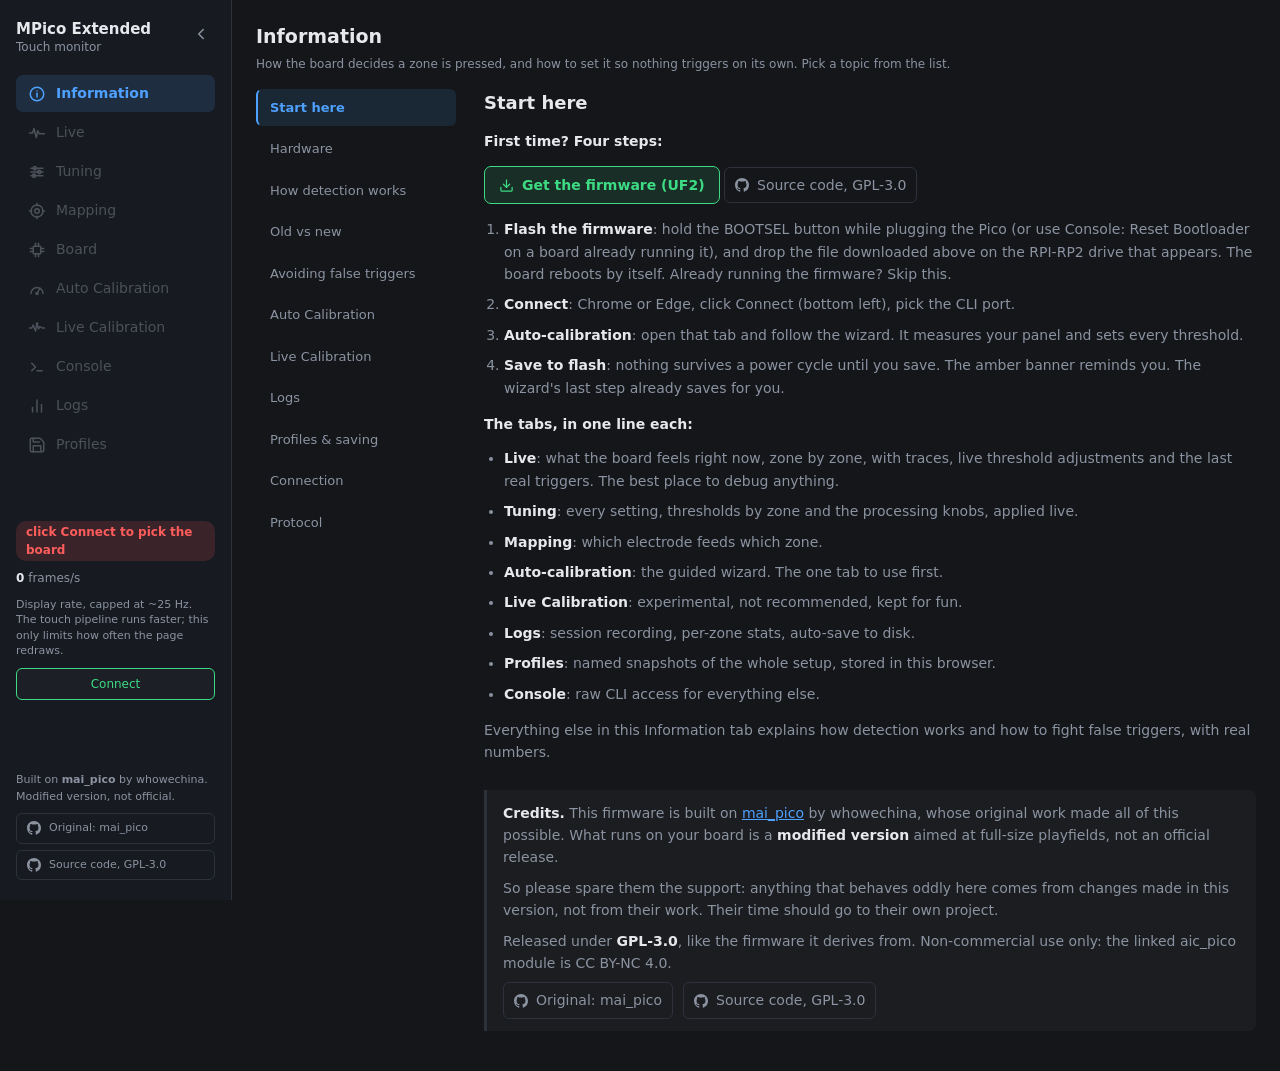
<file: monitor/index.html>
<!DOCTYPE html>
<html lang="en">
<head>
<meta charset="utf-8">
<meta name="viewport" content="width=device-width, initial-scale=1">
<!-- Reachable by anyone with the link, but kept out of search results: this is
     a tool for people who came here on purpose, not a page to be found. -->
<meta name="robots" content="noindex, nofollow">
<title>MPico Extended Monitor</title>
<!-- Inline icon, so a file:// page does not log an "unsafe attempt to load
     URL" for a missing /favicon.ico. -->
<link rel="icon" href="data:,">
<link rel="stylesheet" href="assets/css/base.css">
<link rel="stylesheet" href="assets/css/mpico.css">
</head>
<body>

<!-- GitHub mark, defined once and referenced by every repository button. -->
<svg class="svg-sprite" aria-hidden="true">
  <symbol id="gh-mark" viewBox="0 0 16 16"><path d="M8 0C3.58 0 0 3.58 0 8c0 3.54 2.29 6.53 5.47 7.59.4.07.55-.17.55-.38 0-.19-.01-.82-.01-1.49-2.01.37-2.53-.49-2.69-.94-.09-.23-.48-.94-.82-1.13-.28-.15-.68-.52-.01-.53.63-.01 1.08.58 1.23.82.72 1.21 1.87.87 2.33.66.07-.52.28-.87.51-1.07-1.78-.2-3.64-.89-3.64-3.95 0-.87.31-1.59.82-2.15-.08-.2-.36-1.02.08-2.12 0 0 .67-.21 2.2.82.64-.18 1.32-.27 2-.27s1.36.09 2 .27c1.53-1.04 2.2-.82 2.2-.82.44 1.1.16 1.92.08 2.12.51.56.82 1.27.82 2.15 0 3.07-1.87 3.75-3.65 3.95.29.25.54.73.54 1.48 0 1.07-.01 1.93-.01 2.2 0 .21.15.46.55.38A8.01 8.01 0 0 0 16 8c0-4.42-3.58-8-8-8Z"></path></symbol>
</svg>

<nav class="sidebar">
  <div class="sidebar-top">
    <div class="brand">MPico Extended<span>Touch monitor</span></div>
    <button type="button" id="sidebar-toggle" class="sidebar-toggle"
            aria-label="Collapse sidebar" title="Collapse sidebar" aria-expanded="false">
      <svg class="sidebar-toggle-ico" viewBox="0 0 24 24" fill="none" stroke="currentColor"
           stroke-width="2" stroke-linecap="round" stroke-linejoin="round" aria-hidden="true">
        <polyline points="15 6 9 12 15 18"></polyline>
      </svg>
      <!-- Below the stacking breakpoint the same button is a plain burger, then
           a close cross while the drawer is open: a chevron reads as "collapse",
           not as "menu". -->
      <svg class="sidebar-burger-ico" viewBox="0 0 24 24" fill="none" stroke="currentColor"
           stroke-width="2" stroke-linecap="round" aria-hidden="true">
        <line x1="4" y1="7" x2="20" y2="7"></line>
        <line x1="4" y1="12" x2="20" y2="12"></line>
        <line x1="4" y1="17" x2="20" y2="17"></line>
      </svg>
      <svg class="sidebar-close-ico" viewBox="0 0 24 24" fill="none" stroke="currentColor"
           stroke-width="2" stroke-linecap="round" aria-hidden="true">
        <line x1="6" y1="6" x2="18" y2="18"></line>
        <line x1="18" y1="6" x2="6" y2="18"></line>
      </svg>
    </button>
  </div>

  <ul class="nav">
    <li><button type="button" data-section="info" class="active" title="Information">
      <svg class="nav-ico" viewBox="0 0 24 24" fill="none" stroke="currentColor" stroke-width="2" stroke-linecap="round" stroke-linejoin="round" aria-hidden="true"><circle cx="12" cy="12" r="9"></circle><line x1="12" y1="11" x2="12" y2="16"></line><line x1="12" y1="8" x2="12" y2="8"></line></svg>
      <span>Information</span></button></li>
    <li><button type="button" data-section="live" title="Live">
      <svg class="nav-ico" viewBox="0 0 24 24" fill="none" stroke="currentColor" stroke-width="2" stroke-linecap="round" stroke-linejoin="round" aria-hidden="true"><polyline points="2 12 6 12 8 6 11 18 13 9 15 13 22 13"></polyline></svg>
      <span>Live</span></button></li>
    <li><button type="button" data-section="tuning" title="Tuning">
      <svg class="nav-ico" viewBox="0 0 24 24" fill="none" stroke="currentColor" stroke-width="2" stroke-linecap="round" stroke-linejoin="round" aria-hidden="true"><line x1="4" y1="7" x2="20" y2="7"></line><circle cx="9" cy="7" r="2.2"></circle><line x1="4" y1="12" x2="20" y2="12"></line><circle cx="15" cy="12" r="2.2"></circle><line x1="4" y1="17" x2="20" y2="17"></line><circle cx="8" cy="17" r="2.2"></circle></svg>
      <span>Tuning</span></button></li>
    <li><button type="button" data-section="mapping" title="Mapping">
      <svg class="nav-ico" viewBox="0 0 24 24" fill="none" stroke="currentColor" stroke-width="2" stroke-linecap="round" stroke-linejoin="round" aria-hidden="true"><circle cx="12" cy="12" r="8"></circle><circle cx="12" cy="12" r="3"></circle><line x1="12" y1="2" x2="12" y2="5"></line><line x1="12" y1="19" x2="12" y2="22"></line><line x1="2" y1="12" x2="5" y2="12"></line><line x1="19" y1="12" x2="22" y2="12"></line></svg>
      <span>Mapping</span></button></li>
    <li><button type="button" data-section="board" title="Board">
      <svg class="nav-ico" viewBox="0 0 24 24" fill="none" stroke="currentColor" stroke-width="2" stroke-linecap="round" stroke-linejoin="round" aria-hidden="true"><rect x="7" y="7" width="10" height="10" rx="1"></rect><line x1="10" y1="3" x2="10" y2="7"></line><line x1="14" y1="3" x2="14" y2="7"></line><line x1="10" y1="17" x2="10" y2="21"></line><line x1="14" y1="17" x2="14" y2="21"></line><line x1="3" y1="10" x2="7" y2="10"></line><line x1="3" y1="14" x2="7" y2="14"></line><line x1="17" y1="10" x2="21" y2="10"></line><line x1="17" y1="14" x2="21" y2="14"></line></svg>
      <span>Board</span></button></li>
    <li><button type="button" data-section="calibration" title="Auto Calibration">
      <svg class="nav-ico" viewBox="0 0 24 24" fill="none" stroke="currentColor" stroke-width="2" stroke-linecap="round" stroke-linejoin="round" aria-hidden="true"><path d="M4 18a8 8 0 0 1 16 0"></path><line x1="12" y1="18" x2="16" y2="11"></line><circle cx="12" cy="18" r="1.4"></circle></svg>
      <span>Auto Calibration</span></button></li>
    <li><button type="button" data-section="livecal" title="Live Calibration">
      <svg class="nav-ico" viewBox="0 0 24 24" fill="none" stroke="currentColor" stroke-width="2" stroke-linecap="round" stroke-linejoin="round" aria-hidden="true"><polyline points="2 12 5 12 7 8 10 16 12 6 14 13 16 10 19 12 22 12"></polyline><circle cx="12" cy="6" r="1.6" fill="currentColor" stroke="none"></circle></svg>
      <span>Live Calibration</span></button></li>
    <li><button type="button" data-section="console" title="Console">
      <svg class="nav-ico" viewBox="0 0 24 24" fill="none" stroke="currentColor" stroke-width="2" stroke-linecap="round" stroke-linejoin="round" aria-hidden="true"><polyline points="5 7 10 12 5 17"></polyline><line x1="12" y1="17" x2="19" y2="17"></line></svg>
      <span>Console</span></button></li>
    <li><button type="button" data-section="logs" title="Logs">
      <svg class="nav-ico" viewBox="0 0 24 24" fill="none" stroke="currentColor" stroke-width="2" stroke-linecap="round" stroke-linejoin="round" aria-hidden="true"><line x1="6" y1="20" x2="6" y2="14"></line><line x1="12" y1="20" x2="12" y2="4"></line><line x1="18" y1="20" x2="18" y2="10"></line></svg>
      <span>Logs</span></button></li>
    <li><button type="button" data-section="profiles" title="Profiles">
      <svg class="nav-ico" viewBox="0 0 24 24" fill="none" stroke="currentColor" stroke-width="2" stroke-linecap="round" stroke-linejoin="round" aria-hidden="true"><path d="M19 21H5a2 2 0 0 1-2-2V5a2 2 0 0 1 2-2h11l5 5v11a2 2 0 0 1-2 2z"></path><polyline points="17 21 17 13 7 13 7 21"></polyline><polyline points="7 3 7 8 15 8"></polyline></svg>
      <span>Profiles</span></button></li>
  </ul>

  <button type="button" id="sidebar-save" class="sidebar-save" data-cmd="save" hidden>
    <span class="save-dot"></span><span class="save-text">Unsaved - Save to flash</span>
  </button>

  <div class="sidebar-status">
    <span id="link" class="badge badge-off">disconnected</span>
    <div class="stat"><b id="rate">0</b> frames/s</div>
    <p class="sidebar-note">Display rate, capped at ~25 Hz. The touch pipeline
      runs faster; this only limits how often the page redraws.</p>
    <button type="button" id="connect" class="primary wide" hidden>Connect</button>
    <button type="button" id="disconnect" class="wide" hidden>Disconnect</button>
  </div>

  <div class="sidebar-credit">
    <p>Built on <strong>mai_pico</strong> by whowechina. Modified version, not
      official.</p>
    <a class="gh-btn" href="https://github.com/whowechina/mai_pico"
       target="_blank" rel="noopener" title="The original project this is built on">
      <svg class="gh-ico"><use href="#gh-mark"></use></svg>
      Original: mai_pico</a>
    <a class="gh-btn" href="https://github.com/ouarss/mpico_extended"
       target="_blank" rel="noopener" title="Source code of this version">
      <svg class="gh-ico"><use href="#gh-mark"></use></svg>
      Source code, GPL-3.0</a>
  </div>
</nav>

<div class="content">

  <!-- Appears only while something is unsaved: a button always present stops
       being noticed. -->
  <div id="save-banner" class="save-banner" hidden>
    <span id="save-message">Unsaved changes - lost when the board is unplugged.</span>
    <div class="actions">
      <button type="button" data-cmd="save" class="primary">Save to flash</button>
    </div>
  </div>

  <!-- Single stand-in shown for every board-driven tab while the board is not
       connected. Information stays reachable; the other tabs show this until a
       configuration is received. -->
  <div id="connect-gate" class="connect-gate" hidden>
    <div class="panel">
      <h2>Board not connected</h2>
      <p>Connect the board to use this tab.</p>
      <button type="button" class="connect-inline primary">Connect</button>
    </div>
  </div>

  <!-- ==================== INFORMATION ==================== -->
  <section class="section active" data-section="info">
    <header class="section-head">
      <h1>Information</h1>
      <p class="hint">How the board decides a zone is pressed, and how to set it
        so nothing triggers on its own. Pick a topic from the list.</p>
    </header>

    <div class="info-layout">
      <!-- The topic list is a column on wide screens; on a phone the same list
           would be a wall of buttons above every article, so it collapses into
           one dropdown showing the topic being read. -->
      <div class="info-nav-wrap">
        <button type="button" id="info-nav-toggle" class="info-nav-toggle"
                aria-expanded="false" aria-controls="info-nav">
          <span class="info-nav-label">Topic</span>
          <span id="info-nav-current" class="info-nav-current">Start here</span>
          <svg class="info-nav-chevron" viewBox="0 0 24 24" fill="none" stroke="currentColor"
               stroke-width="2" stroke-linecap="round" stroke-linejoin="round" aria-hidden="true">
            <polyline points="6 9 12 15 18 9"></polyline>
          </svg>
        </button>
        <nav class="info-nav" id="info-nav">
          <button type="button" data-topic="start" class="active">Start here</button>
          <button type="button" data-topic="hardware">Hardware</button>
          <button type="button" data-topic="detection">How detection works</button>
          <button type="button" data-topic="compare">Old vs new</button>
          <button type="button" data-topic="guide">Avoiding false triggers</button>
          <button type="button" data-topic="autocal">Auto Calibration</button>
          <button type="button" data-topic="livecal">Live Calibration</button>
          <button type="button" data-topic="logs">Logs</button>
          <button type="button" data-topic="profiles">Profiles &amp; saving</button>
          <button type="button" data-topic="connection">Connection</button>
          <button type="button" data-topic="protocol">Protocol</button>
        </nav>
      </div>

      <div class="info-content">
        <article data-topic="start" class="active">
          <h2>Start here</h2>
          <p><strong>First time? Four steps:</strong></p>
          <p>
            <a class="dl-btn" href="https://github.com/ouarss/mpico_extended/releases"
              target="_blank" rel="noopener">
              <svg viewBox="0 0 24 24" fill="none" stroke="currentColor" stroke-width="2" stroke-linecap="round" stroke-linejoin="round" aria-hidden="true"><path d="M21 15v4a2 2 0 0 1-2 2H5a2 2 0 0 1-2-2v-4"></path><polyline points="7 10 12 15 17 10"></polyline><line x1="12" y1="15" x2="12" y2="3"></line></svg>
              Get the firmware (UF2)</a>
            <a class="gh-btn" href="https://github.com/ouarss/mpico_extended"
              target="_blank" rel="noopener" title="Source code of this version">
              <svg class="gh-ico"><use href="#gh-mark"></use></svg>
              Source code, GPL-3.0</a>
          </p>
          <ol class="info-steps">
            <li><strong>Flash the firmware</strong>: hold the BOOTSEL button
              while plugging the Pico (or use Console: Reset Bootloader on a
              board already running it), and drop the file downloaded above on
              the RPI-RP2 drive that appears. The board reboots by itself.
              Already running the firmware? Skip this.</li>
            <li><strong>Connect</strong>: Chrome or Edge, click Connect (bottom
              left), pick the CLI port.</li>
            <li><strong>Auto-calibration</strong>: open that tab and follow the
              wizard. It measures your panel and sets every threshold.</li>
            <li><strong>Save to flash</strong>: nothing survives a power cycle
              until you save. The amber banner reminds you. The wizard's last
              step already saves for you.</li>
          </ol>
          <p><strong>The tabs, in one line each:</strong></p>
          <ul class="info-steps">
            <li><strong>Live</strong>: what the board feels right now, zone by
              zone, with traces, live threshold adjustments and the last real
              triggers. The best place to debug anything.</li>
            <li><strong>Tuning</strong>: every setting, thresholds by zone and
              the processing knobs, applied live.</li>
            <li><strong>Mapping</strong>: which electrode feeds which zone.</li>
            <li><strong>Auto-calibration</strong>: the guided wizard. The one
              tab to use first.</li>
            <li><strong>Live Calibration</strong>: experimental, not
              recommended, kept for fun.</li>
            <li><strong>Logs</strong>: session recording, per-zone stats,
              auto-save to disk.</li>
            <li><strong>Profiles</strong>: named snapshots of the whole setup,
              stored in this browser.</li>
            <li><strong>Console</strong>: raw CLI access for everything else.</li>
          </ul>
          <p>Everything else in this Information tab explains how detection
            works and how to fight false triggers, with real numbers.</p>

          <div class="info-credit">
            <p><strong>Credits.</strong> This firmware is built on
              <a href="https://github.com/whowechina/mai_pico" target="_blank"
                rel="noopener">mai_pico</a> by whowechina, whose original work
              made all of this possible. What runs on your board is a
              <strong>modified version</strong> aimed at full-size playfields,
              not an official release.</p>
            <p>So please spare them the support: anything that behaves oddly
              here comes from changes made in this version, not from their work.
              Their time should go to their own project.</p>
            <p>Released under <strong>GPL-3.0</strong>, like the firmware it
              derives from. Non-commercial use only: the linked aic_pico module
              is CC BY-NC 4.0.</p>
            <p class="gh-btn-row">
              <a class="gh-btn" href="https://github.com/whowechina/mai_pico"
                target="_blank" rel="noopener" title="The original project this is built on">
                <svg class="gh-ico"><use href="#gh-mark"></use></svg>
                Original: mai_pico</a>
              <a class="gh-btn" href="https://github.com/ouarss/mpico_extended"
                target="_blank" rel="noopener" title="Source code of this version">
                <svg class="gh-ico"><use href="#gh-mark"></use></svg>
                Source code, GPL-3.0</a>
            </p>
          </div>
        </article>

        <article data-topic="hardware">
          <h2>Hardware</h2>
          <p>Touch sensing is done by three <strong>MPR121</strong> capacitive
            controllers on the I2C bus, at addresses <code>0x5A</code>,
            <code>0x5B</code> and <code>0x5C</code>. Each carries twelve
            electrodes, so there are <strong>36 electrodes</strong> in total.</p>
          <p>The playfield has <strong>34 zones</strong> (A1&ndash;A8,
            B1&ndash;B8, C1&ndash;C2, D1&ndash;D8, E1&ndash;E8). Each zone is fed
            by one electrode; the electrode&rarr;zone assignment is the mapping
            (two electrodes are left unconnected, marked <code>XX</code>).</p>
          <table class="info-table">
            <thead><tr><th>Sensor</th><th>I2C address</th><th>Electrodes</th></tr></thead>
            <tbody>
              <tr><td>0</td><td><code>0x5A</code></td><td>0&ndash;11</td></tr>
              <tr><td>1</td><td><code>0x5B</code></td><td>12&ndash;23</td></tr>
              <tr><td>2</td><td><code>0x5C</code></td><td>24&ndash;35</td></tr>
            </tbody>
          </table>
          <p>Electrode <em>e</em> lives on sensor <code>floor(e/12)</code>,
            channel <code>e mod 12</code>.</p>
        </article>

        <article data-topic="detection">
          <h2>How detection works</h2>
          <p><strong>In one line:</strong> the sensor outputs a big raw number
            all the time; a finger makes that number <em>drop</em>; the firmware
            turns the drop into a <em>delta</em> that is 0 at rest and rises
            with the touch.</p>
          <p>Step by step: each electrode constantly reports a raw reading
            (<strong>filtered</strong>), around 900 when nothing touches it
            - not 0. The firmware memorises that resting value: the
            <strong>baseline</strong>.</p>
          <p>A finger near the pad steals a bit of
            charge, so the raw reading <em>drops below the baseline</em>
            (say 900 &rarr; 815).</p>
          <p>The delta is simply &laquo; how far below
            rest am I right now &raquo;:</p>
          <pre class="info-diagram">                    at rest      finger on the pad
filtered (raw)         900    ->     815     the reading DROPS
baseline (memorised)   900           900     the reference stays put
delta = 900 - 815        0            85     0 at rest, RISES when touched</pre>
          <p>So the reference is the <strong>baseline</strong>, and the delta
            never goes negative: at rest it sits at 0 (tiny noise aside), and a
            touch only makes it climb. If the raw reading ever drifts
            <em>above</em> the baseline, the delta is clamped to 0.</p>
          <p>The decision
            is then a plain comparison on that delta:</p>
          <pre class="info-diagram">delta
   85            .------.
                 |      |
   40 --------- ON ------------- threshold ON: zone fires at 40
   30 ----------|------ OFF ---- threshold OFF: 40 x (1 - 25% hyst) = 30
    0 __________'        '______
        rest     press    release</pre>
          <h3>Tuning available</h3>
          <ol class="info-steps">
            <li><strong>Averaging</strong> - the last few frames are
              averaged (<em>avg</em>) to shed the couple of counts of noise a
              single frame carries.
              <span class="info-example"><em>Example</em> - readings 5, 6,
              60, 5 (that 60 is a noise spike). With avg 1 the firmware sees 60
              and may fire; with avg 4 it sees (5+6+60+5)/4 = 19: no trigger.
              The cost is real lag: one electrode is re-read every ~3 ms, so avg
              4 spreads a press over ~12 ms and avg 10 over ~30 ms -
              clearly felt in play. Stay at 1-3.</span></li>
            <li><strong>Threshold</strong> - a zone turns <em>on</em> when
              its delta reaches the zone's threshold. Higher threshold means
              less sensitive.
              <span class="info-example"><em>Example</em> - a zone rests at
              5-10 and a firm press peaks at 120: a threshold of 40 clears the
              noise and still catches a quick tap. At 10 it fires on its own; at
              110 quick taps are missed.</span></li>
            <li><strong>Release margin (hyst)</strong> - once on, a zone
              stays on until the delta falls under
              <code>threshold x (1 - hyst/100)</code>. This stops a finger
              resting at the limit from flickering on and off.
              <span class="info-example"><em>Example</em> - threshold 50,
              hyst 25%: the zone turns on at 50 and only releases below 37;
              anything wobbling between 37 and 50 changes nothing.</span>
              A firm tap never
              needs it - it matters on <em>holds and slides</em>, where a
              light or lifting finger hovers near the threshold.</li>
            <li><strong>Debounce</strong> - a change must hold for
              <em>debounce on</em> / <em>debounce off</em> frames before it is
              accepted, filtering out one-frame glitches.
              <span class="info-example"><em>Example</em> - with on 3, a
              spike lasting one reading never makes 3 in a row and is dropped; a
              finger, present for dozens of readings, passes. Each step costs
              ~3 ms (an electrode is re-read every 3rd frame).</span></li>
            <li><strong>Gain (CDC / CDT)</strong> - the sensor's measuring
              drive: CDC is the current pushed into the electrode (uA), CDT how
              long it is pushed. This is not a filter to minimise - it
              powers the measurement itself: at 0 no charge is injected and
              nothing is measured at all. 16 / 1 sit mid-range and put a typical
              pad in the middle of the 0-1023 reading scale; auto-config then
              trims the current per electrode.
              <span class="info-example"><em>Example</em> - press peaks at
              40 with noise around 8; double the gain and they read ~80 and ~16
              - bigger numbers, same ratio. After any change, re-run the
              thresholds (every number just moved).</span></li>
            <li><strong>Filter (FFI / SFI / ESI)</strong> - the chip's own
              smoothing, applied before the firmware ever reads the value: FFI
              and SFI average several samples, ESI sets the wait between samples.
              <span class="info-example"><em>Example</em> - 0 1 0 (default)
              is light and responsive; 0 1 3 spreads the samples over more time
              - good anti-noise for a noisy panel, with barely any added
              lag.</span></li>
            <li><strong>Baseline tracking</strong>: the resting reference, the
              &laquo; zero &raquo; each electrode is measured against
              (<code>delta = baseline - filtered</code>). It drifts slowly with
              temperature, humidity and dust, so it is re-centred continuously;
              re-centring <strong>freezes while a zone is held</strong>, so a
              long press is never quietly swallowed. <em>Set idle level</em>
              (<code>rebase</code>) retakes it at once.<br>
              The Tuning tab picks who maintains it: <strong>Chip
              (MPR121)</strong>, recommended (well tuned, free), or
              <strong>Firmware</strong>, one step every <em>rate</em> frames,
              only useful to control that speed yourself.
              <span class="info-example"><em>Example</em>: filtered reads 902,
              901, 898 while the memorised baseline stays 900: the delta stays
              ~0 at rest, and only a real touch moves it.</span></li>
          </ol>
          <h3>Timing</h3>
          <p>The control loop runs at <strong>1 kHz</strong>. The three sensors
            are read one per frame (round-robin), so each refreshes about every
            3 ms and the decision adds only a few milliseconds - below what
            is perceptible.</p>
          <p>The real limit is the MPR121's own sampling rate, not
            how fast the firmware reads it.</p>
          <h3>Notes</h3>
          <p class="info-warn"><strong>Averaging and Debounce are
            independent</strong> - one filters the <em>value</em>, the
            other filters the <em>duration</em>. Debounce does <strong>not</strong>
            need to be &ge; avg.<br><br>
            Averaging dilutes a spike's height but <em>stretches it over avg
            frames</em>; debounce rejects anything short, whatever its height.
            A one-frame spike of 150 averaged over 3 becomes ~50 for 3 frames
            in a row - enough to sneak past a debounce of 3 that would
            have dropped it at avg 1.<br><br>
            That is why the wizard keeps avg low and leans on debounce as the
            main anti-spike lever.</p>
          <p class="info-warn"><strong>Not to be confused with the old
            detection.</strong><br><br>
            The Chip / Firmware choice only decides who maintains the
            resting reference.<br><br>
            The touch decision itself - threshold,
            release margin, debounce - is <strong>always</strong> made by
            the firmware, in both modes.<br><br>
            See <em>Old vs new</em>.</p>
        </article>

        <article data-topic="compare">
          <h2>Old vs new detection</h2>
          <p>The stock mai_pico firmware and this one decide a touch in
            fundamentally different places. <strong>This is not a setting</strong>
            - the new way is now the only way; there is no switch back.</p>

          <p class="info-warn"><strong>Two separate questions - do not mix
            them.</strong><br>
            (1) <em>Who decides a touch?</em> The firmware. Always. That is
            what &laquo; new (software) &raquo; means, and it is not a
            choice.<br>
            (2) <em>Who keeps the baseline number fresh?</em> A bookkeeping
            detail, set in Tuning (<em>Chip / Firmware</em>). The
            baseline is just an input to the decision; whoever maintains it, the
            decision itself stays in the firmware.<br><br>
            So &laquo; new detection with Chip baseline &raquo; is not
            &laquo; going back to hardware &raquo; - it is the
            new detection, with the chip doing a clerk's job it happens to be
            good at.</p>
          <pre class="info-diagram">MPR121 chip (front-end)          firmware (the referee)
-----------------------          -------------------------------
measures the signal        --->  delta = baseline - filtered
keeps the baseline fresh*  --->  compares to YOUR threshold
(gain, filter)                   hysteresis, debounce  ->  press!

* or the firmware keeps it itself: Tuning > Resting reference</pre>

          <h3>Native (stock) detection</h3>
          <p>Each MPR121 decided on its own, inside the chip; the firmware only
            read a touched / not-touched flag.</p>
          <p>Sensitivity was a coarse
            <em>offset</em> (about -30 to +30) around fixed base thresholds (touch
            22, release 15), nudged one step at a time with <code>sense +</code> /
            <code>sense -</code>.</p>
          <p>You could never see <em>by how much</em> a zone
            had passed - only that it had.</p>

          <h3>New (software) detection</h3>
          <p>The firmware reads each electrode's <strong>filtered value</strong>
            and <strong>resting reference</strong> and decides for itself:
            <code>delta = baseline - filtered</code> against an
            <strong>absolute per-zone threshold</strong>, with a release margin,
            a debounce count and optional averaging.</p>
          <p>The MPR121 is still
            very much used - as a clean front-end (gain, filter) and as the
            keeper of the resting reference.</p>
          <p>That visibility is what makes everything else possible: the traces,
            the logs, the auto-calibration and the live calibration all need to
            know <em>how far</em> a zone moved. None of them can exist on top of a
            bare on/off flag.</p>

          <table class="info-table">
            <thead><tr><th></th><th>Native (stock)</th><th>New (software)</th></tr></thead>
            <tbody>
              <tr><td>Decision</td><td>MPR121 hardware</td><td>firmware, per zone</td></tr>
              <tr><td>Threshold</td><td>offset around a fixed base</td><td>absolute, 1-1000, per zone</td></tr>
              <tr><td>Hysteresis</td><td>fixed (chip)</td><td>adjustable %</td></tr>
              <tr><td>Debounce</td><td>chip debounce</td><td>on / off frame counts</td></tr>
              <tr><td>Visibility</td><td>touched flag only</td><td>live filtered / baseline / delta</td></tr>
              <tr><td>I2C load</td><td>tiny (one bitmap)</td><td>all electrodes (round-robin)</td></tr>
              <tr><td>Latency</td><td>lowest (chip decides)</td><td>a few ms (loop still 1 kHz)</td></tr>
            </tbody>
          </table>

          <h3>Native - pros and cons</h3>
          <ul class="info-steps">
            <li><strong>+</strong> Simplest, lowest latency: the chip reports a press directly.</li>
            <li><strong>+</strong> Negligible I2C traffic; uses the MPR121's optimised detection.</li>
            <li><strong>-</strong> Coarse: an offset around a fixed base, no absolute per-zone value.</li>
            <li><strong>-</strong> No fine hysteresis or per-zone debounce, and no view of the noise.</li>
            <li><strong>-</strong> Hard to remove occasional spurious triggers precisely.</li>
          </ul>

          <h3>New - pros and cons</h3>
          <ul class="info-steps">
            <li><strong>+</strong> Absolute per-zone threshold, hysteresis and debounce - set each zone just above its own noise.</li>
            <li><strong>+</strong> Live delta / baseline per zone (and the trace), so tuning is visible, not guesswork.</li>
            <li><strong>+</strong> Directly attacks the "too sensitive / false triggers" problem; the front-end (gain, filter) stays tunable.</li>
            <li><strong>-</strong> More moving parts and a little more code.</li>
            <li><strong>-</strong> Reads every electrode and decides in firmware - a few ms more latency and more bus traffic than a bare hardware flag.</li>
          </ul>

          <h3>Performance - is the new path fast enough?</h3>
          <p>Yes, comfortably. The loop stays at <strong>1 kHz</strong>; the
            sensors are read round-robin (each about 333 Hz) and the software
            decision adds only a few milliseconds - imperceptible in play.
            Reading faster gains nothing: the MPR121's own sample rate is the real
            limit.</p>
          <p>Pushing latency lower would mean flooding the shared I2C bus (it also
            carries the NFC reader) or shortening the chip's filters, which
            <em>raises</em> noise - the opposite of the goal.</p>
          <p>The one clean
            lever, if ever needed, is DMA I2C reads; today that would be premature
            optimisation.</p>
          <p><strong>In short:</strong> the native path is the leanest and
            lowest-latency but blunt; the new path trades a little latency and I2C
            traffic for fine, visible, per-zone control - the right call when
            the goal is to stop unwanted triggers without dulling real touches.</p>
        </article>

        <article data-topic="guide">
          <h2>Avoiding false triggers</h2>
          <p>A zone that triggers untouched almost always has its threshold set
            below its own resting noise. The fix is to read the noise, then set
            the threshold just above it.</p>
          <ol class="info-steps">
            <li>Open <strong>Live</strong> and leave the glass untouched. Watch
              the delta of each zone: that is the resting noise floor.</li>
            <li>Note the highest resting delta a zone reaches on its own.</li>
            <li>In <strong>Tuning</strong>, set that zone's threshold a little
              above that figure - enough margin that noise never reaches
              it, low enough that a real touch clears it easily.</li>
            <li>If a zone still scintillates at the limit, raise
              <strong>hyst</strong> (release margin) and/or
              <strong>debounce</strong>.</li>
            <li>If the resting delta has drifted away from zero, press
              <strong>Set idle level</strong> to retake the baseline untouched.</li>
            <li>When it behaves, press <strong>Save to flash</strong> -
              nothing survives a power cycle until you do.</li>
          </ol>
          <p>Doing this by hand for 34 zones is tedious -
            <strong>Auto Calibration</strong> measures both numbers for you.</p>
        </article>

        <article data-topic="autocal">
          <h2>Auto Calibration</h2>
          <p><strong>In one line:</strong> the wizard listens to your panel and
            works out every threshold for you, instead of you guessing 34
            numbers.</p>
          <p>It needs two facts per zone: how much the zone <em>wiggles on its
            own</em> (noise), and how far it moves <em>when you press it</em>
            (press peak). A good threshold sits comfortably between the two.</p>
          <pre class="info-diagram">press peak  ~120  ####################   &lt;-- a real press reaches here
                                       |
threshold     40  ------------------   &lt;-- put the bar in the gap
                                       |
noise ceiling  8  ##                   &lt;-- the zone never gets past here alone</pre>

          <h3>The five steps</h3>
          <ol class="info-steps">
            <li><strong>Noise &amp; auto-tune</strong> - about a minute,
              <em>hands off the glass</em>. The wizard first resets the board
              itself (no need to press <em>Set idle level</em>), reads the native
              noise, then tries a couple of reactivity-first tweaks - a
              little averaging, a little debounce - and keeps one only if it
              cuts the worst zone's noise by a clear margin. An action log shows
              every step (&laquo; edit param avg 1 &rarr; 2 &raquo;,
              &laquo; keeping avg 1 &raquo;) with a live all-zones trace
              underneath. A final 15 s pass fixes each zone's noise floor.</li>
            <li><strong>Press</strong> - zone by zone, at your own pace:
              press firmly three times, then <em>tap briefly five times</em> (about
              once a second) so the wizard learns both a firm press and a fast
              in-game tap. It counts real presses, not a clock. A short beep marks
              each press and tap, a double beep finishes a zone, and the next
              zone's name is spoken; toggle <em>Sound</em> off if you prefer quiet.
              A live trace of the targeted zone (with its threshold and measured
              noise) sits under the buttons. If a different pad answers strongest,
              a <em>check mapping</em> chip offers a one-click remap. Jump to any
              zone from the strip to redo it.</li>
            <li><strong>Results</strong> - the suggested threshold per zone,
              placed midway between its noise and its fast taps. The midpoint
              matters because a hovering finger between two rapid taps keeps a
              residual delta above the noise: a threshold sitting right on the
              noise would keep its release under that residual and the zone would
              never let go during a spam. A zone marked <em>risky</em> has noise
              almost as strong as its press, or a threshold uncomfortably close to
              its fast taps: watch that one. The <em>Quick</em> column shows the
              measured fast-tap level. Skipped zones keep their current value. The
              recommended global settings are seeded from step 1's auto-tune
              and stay editable here.</li>
            <li><strong>Verify</strong> - the suggested thresholds go to the
              board, then a full minute hands-off counts every <em>real</em>
              trigger a zone fires on its own. <strong>Apply &amp; re-verify</strong>
              applies the ticked raises and runs another minute automatically,
              looping until a clean pass with no false trigger. You can also raise
              or lower zones by hand and apply once.</li>
            <li><strong>Profile</strong> - stores the whole thing (including
              the measured noise, press and fast-tap numbers) as a profile you can
              re-apply later.</li>
          </ol>
          <p class="info-warn">Applying sends the values to the board
            <em>live</em>.<br><br>
            They are only permanent after <strong>Save to
            flash</strong>.<br><br>
            To watch for phantom triggers any time, the
            <strong>Last triggers</strong> panel on the Live tab lists real
            firmware triggers as they happen.</p>
        </article>

        <article data-topic="livecal">
          <h2>Live Calibration</h2>
          <p>Not recommended - we keep this feature for fun.
            <strong>In one line:</strong> it watches you actually play and
            finds the zones whose threshold is set <em>too high</em>.</p>
          <p class="info-warn"><strong>On this cabinet, prefer Auto
            Calibration.</strong><br><br>
            Live calibration only lowers thresholds, and Mai
            Pico's standby noise can be mistaken for a missed press - so it
            lowers a zone that was fine and makes false triggers worse.<br><br>
            Use it only
            on a very quiet panel, or as a second opinion after Auto Calibration.</p>
          <p>Auto Calibration measures a firm, deliberate press. In a real song
            you tap fast and light, so a zone can reach 80 % of its
            calibrated peak and be missed. Those are <strong>near-misses</strong>:
            a clear gesture that never triggered.</p>
          <pre class="info-diagram">press A    72  ####################     -&gt; hit (counted)
threshold  50  ------------------------
press B    46  #############            -&gt; NEAR-MISS: you meant it, nothing happened
noise       7  #                        -&gt; ignored, too small and too brief</pre>
          <h3>How it tells a real gesture from noise</h3>
          <p>For each zone it follows the resting noise level, then watches every
            &laquo; bump &raquo; that rises clearly above it and lasts
            more than a frame or two.</p>
          <p>Noise is small and brief; a finger is big
            and lasts.</p>
          <p>Slides work naturally too - each zone follows its own
            bump, overlaps included.</p>
          <p>Each bump is then classified against the firmware's <em>own</em>
            decision:<br>
            <strong>hit</strong> (it triggered),<br>
            <strong>tight</strong> (it triggered, but only just),<br>
            <strong>near-miss</strong> (clear
            gesture, no trigger).</p>
          <h3>Using it</h3>
          <ol class="info-steps">
            <li><strong>Start</strong>, then play a song normally. Pause and
              resume freely; the table updates a couple of times a second.</li>
            <li><strong>Stop &amp; review</strong> - zones with repeated
              near-misses get a suggested <em>lower</em> threshold, placed just
              under the strongest missed gesture (never below the noise).</li>
            <li>Accept them one by one or all at once, then <strong>Save to
              flash</strong>.</li>
          </ol>
          <p><strong>Auto-apply</strong> (off by default) lowers a zone live, in
            the middle of play, once it has missed repeatedly and gone quiet for
            ~10 s. Handy, but you are tuning blind - leave it off until
            you trust the numbers.</p>
          <p class="info-warn">A tap that <em>passed</em> the threshold and still
            did not trigger was blocked by <strong>debounce</strong>, not by the
            threshold.<br><br>
            It is shown as a near-miss for information, but lowering
            the threshold would not help - lower <em>debounce on</em>
            instead.</p>
        </article>

        <article data-topic="logs">
          <h2>Logs</h2>
          <p><strong>In one line:</strong> live counters that never stop, plus a
            sample recorder you start by hand when you want a deep trace.</p>
          <p>The per-zone stats run continuously while the board is connected.
            They keep three numbers:</p>
          <ul class="info-steps">
            <li><strong>Peak</strong> - the strongest delta ever seen. Your
              presses live here.</li>
            <li><strong>Noise</strong> - the highest delta reached
              <em>while the zone was not active</em>. This is the number a
              threshold must clear.</li>
            <li><strong>Triggers</strong> - how many times the zone fired.
              Left alone on a quiet panel, this should stay at <strong>0</strong>;
              anything else is a phantom trigger.</li>
          </ul>
          <p>The sample recording, by contrast, only runs after you press
            <strong>Start recording</strong> in the Logs tab. Samples are kept in
            a rolling window (the oldest are dropped), and can be
            <strong>exported as CSV or JSON</strong> to study offline -
            that is how the noisy zones of this cabinet were first mapped.</p>
          <p><strong>Typical use:</strong> leave the cabinet alone for a few
            minutes, come back, and read the Triggers column. Any zone above zero
            needs a higher threshold (or more debounce).</p>
          <h3>Auto-save to disk</h3>
          <p>The Logs tab can also write every recording straight to your disk,
            so you never have to remember an export.</p>
          <p>Pick a folder once with <strong>Choose folder</strong>. In the Chrome
            prompt, tick <strong>Allow on every visit</strong>: the page then
            keeps the folder across reloads and starts saving on its own, with no
            further click.</p>
          <p>Each visit writes one file, named for the moment it started. Files
            are filed by date:
            <code>&lt;folder&gt;/YYYY/MM/mpico-session-...csv</code>, one folder
            per year, then per month. The file grows as the session runs: new
            samples are appended about once a minute, and once more when the board
            is unplugged or the page is closed.</p>
          <p>If the browser forgets the permission (it may ask again after a
            while), the Logs tab shows a paused state: click <strong>Choose
            folder</strong> once to allow it again. <strong>Disable</strong> stops
            auto-save and forgets the folder.</p>
        </article>

        <article data-topic="profiles">
          <h2>Profiles &amp; saving</h2>
          <h3>Two very different &laquo; saves &raquo;</h3>
          <p>Every change you make is applied to the board <strong>immediately</strong>,
            but lives only in its memory. Two separate things decide what
            survives:</p>
          <ul class="info-steps">
            <li><strong>Save to flash</strong> - writes the current settings
              into the board itself, so it boots on them. The orange banner is
              there to remind you something is not saved yet.</li>
            <li><strong>Profiles</strong> - named snapshots kept
              <em>in this browser</em>, so you can juggle several setups (a
              cautious one, an aggressive one, one per panel) and switch back.</li>
          </ul>
          <p class="info-warn">Applying a profile sends it to the board but does
            <strong>not</strong> make it permanent - you still need
            <em>Save to flash</em>.</p>
          <p>Because nothing is written until you ask, the fastest way to undo a
            bad experiment is simply to <strong>unplug the board</strong>: it
            comes back on its last saved settings.</p>
          <p>Profiles are also how <em>Auto Calibration</em> hands you its result:
            it builds one rather than overwriting your setup behind your back.</p>

          <h3>Where profiles actually live</h3>
          <p>In this browser, and nowhere else. Nothing is ever uploaded: this
            page is a set of static files that talks to your serial port and to
            nothing on the network.</p>
          <p>They survive closing the browser and rebooting, but they belong to
            the address the page was opened from. Three things follow:</p>
          <ul class="info-steps">
            <li>the online page and a local copy keep <strong>separate</strong>
              sets of profiles, invisible to each other;</li>
            <li>nothing syncs between machines, browsers, or profiles;</li>
            <li>clearing this site's browsing data, or using a private window,
              <strong>deletes them for good</strong>.</li>
          </ul>
          <p class="info-warn">So <strong>Export</strong> is the only real
            backup. A profile worth keeping, or worth moving to another machine,
            should be exported to a JSON file.</p>
        </article>

        <article data-topic="connection">
          <h2>Connection</h2>
          <p>This page talks to the board over <strong>WebSerial</strong>, so it
            needs Chrome or Edge. Press <em>Connect</em> and pick the board in
            the browser prompt.</p>
          <p>The board exposes several USB interfaces. Choose the one labelled
            <strong>Command Line</strong> (the <code>.2</code> interface) -
            not the game input interface. Its USB id is
            <code>VID 0ca3 / PID 0021</code>.</p>
          <p>Once connected, the command prompt is <code>mpico&gt;</code>. The
            page sends <code>feed on</code> automatically, which starts the live
            frames and makes the board republish its configuration. Use
            <em>Disconnect</em> to hand the port back cleanly before opening it
            in another program.</p>
        </article>

        <article data-topic="protocol">
          <h2>Protocol</h2>
          <p>The board emits two kinds of machine line, plus plain console text.</p>
          <h3>Live frame - <code>F</code></h3>
          <p>One per frame, 74 space-separated tokens:</p>
          <pre class="info-diagram">F  &lt;36 filtered&gt;  &lt;36 delta&gt;  &lt;16-hex zone bitmap&gt;</pre>
          <p>36 <em>filtered</em> readings then 36 <em>delta</em> values, one per
            electrode (0&ndash;35). The final token is a 64-bit bitmap of the
            active zones, as 16 hex characters.</p>
          <h3>Configuration - <code>C</code></h3>
          <p>Emitted on <code>feed on</code> and after every setting change:
            <code>C {json}</code>, carrying the per-zone thresholds, the mapping,
            and every processing parameter (hyst, avg, filter, gain,
            debounce, baseline mode, rate) plus the <code>saved</code> flag.</p>
          <h3>Commands</h3>
          <table class="cmd-table">
            <tbody>
              <tr class="cmd-group"><th colspan="2">Threshold</th></tr>
              <tr><td><code>thr &lt;ZONE&gt; &lt;val&gt;</code></td><td>One zone's threshold (1&ndash;1000; higher = less sensitive)</td></tr>
              <tr><td><code>thr all &lt;val&gt;</code></td><td>Every zone at once</td></tr>

              <tr class="cmd-group"><th colspan="2">Processing</th></tr>
              <tr><td><code>hyst &lt;0&ndash;90&gt;</code></td><td>Release margin, % of threshold</td></tr>
              <tr><td><code>avg &lt;1&ndash;16&gt;</code></td><td>Moving-average window (1 = off, lowest latency)</td></tr>
              <tr><td><code>debounce &lt;on&gt; [off]</code></td><td>Consecutive samples before ON / OFF</td></tr>
              <tr><td><code>filter &lt;ffi&gt; &lt;sfi&gt; &lt;esi&gt;</code></td><td>MPR121 hardware pre-filter</td></tr>
              <tr><td><code>gain &lt;cdc&gt; &lt;cdt&gt;</code></td><td>MPR121 charge current / time</td></tr>
              <tr><td><code>baseline &lt;hw|soft&gt; [rate]</code></td><td>Baseline tracking mode</td></tr>
              <tr><td><code>rebase</code></td><td>Re-seed the idle baseline now</td></tr>
              <tr><td><code>preset default | flat &lt;val&gt;</code></td><td>Bulk threshold preset</td></tr>

              <tr class="cmd-group"><th colspan="2">Mapping</th></tr>
              <tr><td><code>touch &lt;sensor&gt; &lt;channel&gt; &lt;ZONE&gt;</code></td><td>Assign an electrode to a zone</td></tr>

              <tr class="cmd-group"><th colspan="2">Storage</th></tr>
              <tr><td><code>save</code></td><td>Write the config to flash</td></tr>
              <tr><td><code>factory</code></td><td>Reset everything to defaults</td></tr>

              <tr class="cmd-group"><th colspan="2">Feed &amp; diagnostics</th></tr>
              <tr><td><code>feed &lt;on|off&gt;</code></td><td>Machine stream for this monitor</td></tr>
              <tr><td><code>display sense</code></td><td>Print the full sensitivity config</td></tr>
              <tr><td><code>raw</code></td><td>Per-zone filtered / baseline / delta / threshold</td></tr>
              <tr><td><code>stat</code></td><td>Per-zone touch counters</td></tr>
              <tr><td><code>fps</code></td><td>Core-loop rates</td></tr>
            </tbody>
          </table>
        </article>
      </div>
    </div>
  </section>

  <!-- ==================== LIVE ==================== -->
  <section class="section" data-section="live">
    <header class="section-head">
      <h1>Live</h1>
      <div class="section-actions">
        <div class="btn-group view-toggle">
          <button type="button" id="view-zone" class="seg on">By zone</button>
          <button type="button" id="view-electrode" class="seg">By electrode</button>
        </div>
        <button type="button" id="rebase">Set idle level</button>
      </div>
      <p class="hint">Delta is what the firmware compares to each threshold. Pick
        a zone or electrode to trace it over time. Set idle level retakes the
        baseline from the current reading - do it untouched.</p>
    </header>

    <div class="readout">
      <span class="readout-label">Active now</span>
      <b id="active">none</b>
    </div>

    <div class="split">
      <div class="panel">
        <h2>Playfield</h2>
        <p class="hint">Zones the firmware reports as active are highlighted.</p>
        <svg id="live-disc" class="disc disc-large" viewBox="0 0 420 420" aria-label="Game zones"></svg>
      </div>

      <div class="trace-stack">
        <div class="panel">
          <div class="trace-head">
            <h2>Trace</h2>
            <div class="trace-thr" id="live-thr" hidden>
              <label for="live-thr-input">Threshold</label>
              <input type="number" id="live-thr-input" min="1" max="1000"
                     autocomplete="off" spellcheck="false">
              <button type="button" id="live-thr-save" class="icon-btn"
                      title="Save this threshold to the zone" aria-label="Save threshold">
                <svg viewBox="0 0 24 24" fill="none" stroke="currentColor" stroke-width="2" stroke-linecap="round" stroke-linejoin="round" aria-hidden="true"><polyline points="20 6 9 17 4 12"></polyline></svg>
              </button>
              <button type="button" id="live-thr-reset" class="icon-btn icon-ghost" hidden
                      title="Discard and reset to the board value" aria-label="Reset threshold">
                <svg viewBox="0 0 24 24" fill="none" stroke="currentColor" stroke-width="2" stroke-linecap="round" stroke-linejoin="round" aria-hidden="true"><polyline points="1 4 1 10 7 10"></polyline><path d="M3.51 15a9 9 0 1 0 2.13-9.36L1 10"></path></svg>
              </button>
            </div>
          </div>
          <p class="hint" id="spark-label">Pick a card below to trace its delta.</p>
          <canvas id="spark" class="spark" width="600" height="180"></canvas>
          <div class="spark-legend">
            <span class="spark-key spark-on">threshold ON</span>
            <span class="spark-key spark-off">threshold OFF</span>
            <span class="spark-key spark-delta">delta</span>
          </div>
        </div>

        <div class="panel">
          <h2>Trace - all zones</h2>
          <p class="hint">Every zone's delta at once, one colour per zone. A line
            drifting up while nothing is touched is a zone picking up noise.</p>
          <canvas id="spark-all" class="spark" width="600" height="220"></canvas>
          <div id="spark-all-legend" class="spark-all-legend"></div>
        </div>
      </div>
    </div>

    <div class="panel" id="last-triggers">
      <div class="profiles-head">
        <h2>Last triggers</h2>
        <div class="actions">
          <button type="button" id="trig-clear">Clear</button>
        </div>
      </div>
      <p class="hint">The last 20 real firmware triggers, newest first, with the
        threshold in force at the time and the peak that crossed it. On an
        untouched panel this stays empty; anything here is a zone firing on its
        own.</p>
      <div class="table-scroll">
        <table class="zone-table trig-table">
          <thead>
            <tr><th>Time</th><th>Zone</th><th>Threshold</th><th>Peak</th></tr>
          </thead>
          <tbody id="trig-rows"></tbody>
        </table>
      </div>
    </div>

    <div class="panel" id="zone-view">
      <h2>Zones</h2>
      <p class="hint">Filtered / baseline / delta per zone. The marker on each
        bar is the zone's threshold; the bar turns red once the delta crosses
        it.</p>
      <div id="zone-cards" class="sensor-grid"></div>
    </div>

    <div class="panel" id="electrode-view" hidden>
      <h2>Electrodes</h2>
      <p class="hint">All 36 electrodes, grouped by sensor. Each shows the zone
        it powers (or XX when unconnected).</p>
      <div id="electrode-cards"></div>
    </div>
  </section>

  <!-- ==================== TUNING ==================== -->
  <section class="section" data-section="tuning">
    <header class="section-head">
      <h1>Tuning</h1>
      <p class="hint">Values in use on the board. Editing one applies it
        immediately; nothing reaches flash until you save.</p>
    </header>

    <div class="panel">
      <div class="profiles-head">
        <h2>Signal processing</h2>
        <div class="actions">
          <button type="button" id="proc-reset-defaults">Reset to defaults</button>
        </div>
      </div>
      <p class="hint">How the raw readings become a press. These apply to every
        zone; per-zone thresholds are set below.</p>
      <div id="processing"></div>
    </div>

    <div class="split map-split">
      <div class="panel">
        <h2>Pick a zone</h2>
        <p class="hint">Each zone fills as its delta approaches its own
          threshold, and turns red once it triggers.</p>
        <svg id="thr-disc" class="disc disc-large" viewBox="0 0 420 420"
             aria-label="Game zones, clickable"></svg>
      </div>

      <div class="panel">
        <h2>Thresholds by zone <button type="button" class="opt-info" data-help="threshold" aria-label="About thresholds">?</button></h2>
        <form id="threshold-all" class="console-form">
          <label class="global-thr">All zones
            <input type="range" id="threshold-all-value" min="1" max="1000" value="35">
            <output id="threshold-all-out">35</output>
          </label>
          <button type="submit">Apply to all</button>
        </form>
        <p class="hint">Each cell shows the zone's threshold and its live delta;
          the bar fills and turns red as the delta reaches the threshold.</p>
        <div id="threshold-rows" class="zone-grid"></div>
      </div>
    </div>
  </section>

  <!-- ==================== MAPPING ==================== -->
  <section class="section" data-section="mapping">
    <header class="section-head">
      <h1>Mapping</h1>
      <p class="hint">Which electrode feeds each zone. Assign by touch, or set
        the electrode number by hand.</p>
    </header>

    <div class="split map-split">
      <div class="panel">
        <h2>Pick a zone</h2>
        <p class="hint">Click a zone, then either type its electrode or let the
          board find it: press <em>Start listening for touch</em>, then press and
          hold that zone firmly on the glass until it locks in.</p>
        <svg id="map-disc" class="disc disc-large" viewBox="0 0 420 420"
             aria-label="Game zones, clickable"></svg>
      </div>

      <div class="panel">
        <h2>Assign zones</h2>
        <p class="hint">The electrode number is 0&ndash;35 (sensor
          <code>floor(e/12)</code>, channel <code>e mod 12</code>). Calibrate by
          touch walks every zone in turn.</p>
        <div class="actions calibrate-actions">
          <button type="button" id="calibrate" class="primary">Calibrate all zones</button>
        </div>

        <div id="calibrate-status" class="calibrate-status" hidden>
          <p id="calibrate-zone">-</p>
          <div id="calibrate-hold" class="hold-bar"><span class="hold-fill"></span></div>
          <span id="calibrate-progress" class="dialog-progress"></span>
          <button type="button" id="calibrate-skip">Skip</button>
          <button type="button" id="calibrate-stop">Stop</button>
        </div>

        <p class="hint">Each cell shows the zone, its electrode number and the
          <code>sensor:channel</code> it lands on, with the live delta below.</p>
        <div id="mapping-rows" class="zone-grid"></div>
      </div>
    </div>
  </section>

  <!-- ==================== BOARD ==================== -->
  <section class="section" data-section="board">
    <header class="section-head">
      <h1>Board</h1>
      <p class="hint">LED counts and brightness, the USB HID mode, and the NFC /
        AIME reader. Editing one applies it on the board immediately; nothing
        reaches flash until you save.</p>
    </header>

    <div class="panel">
      <h2>LEDs &amp; brightness</h2>
      <p class="hint">Global brightness, how many LEDs each unit carries, and the
        order the eight ring buttons light in.</p>
      <div id="board-leds"></div>
    </div>

    <div class="panel">
      <h2>HID mode <button type="button" class="opt-info" data-help="hid" aria-label="About the HID mode">?</button></h2>
      <p class="hint">How the board presents itself to the host over USB.</p>
      <div id="board-hid"></div>
    </div>

    <div class="panel">
      <h2>AIME / NFC <button type="button" class="opt-info" data-help="aime" aria-label="About the AIME reader">?</button></h2>
      <p class="hint">The card-reader protocol, and whether a virtual card is
        exposed when no physical reader is present.</p>
      <div id="board-aime"></div>
    </div>

    <div class="panel">
      <h2>Buttons <button type="button" class="opt-info" data-help="tweak" aria-label="About the button tweaks">?</button></h2>
      <p class="hint">Electrical polarity of the button inputs. Change only if the
        buttons read inverted.</p>
      <div id="board-tweak"></div>
    </div>
  </section>

  <!-- ==================== PROFILES ==================== -->
  <section class="section" data-section="profiles">
    <header class="section-head">
      <h1>Profiles</h1>
      <p class="hint">Save the board's current configuration under a name, then
        restore it later, inspect it, or move it between browsers as a JSON file.
        Applying a profile sends every setting to the board but never saves to
        flash on its own - use Save to flash once you are happy.</p>
    </header>

    <div class="panel">
      <h2>Save current config</h2>
      <p class="hint">Captures every setting currently on the board (thresholds,
        mapping, processing and board options) under the name you give.</p>
      <form id="profile-save-form" class="console-form">
        <input type="text" id="profile-name" placeholder="Profile name, e.g. Cabinet A"
               autocomplete="off" spellcheck="false">
        <button type="submit" class="primary">Save current config</button>
      </form>
    </div>

    <div class="panel">
      <div class="profiles-head">
        <h2>Saved profiles</h2>
        <div class="actions">
          <button type="button" id="profile-import" class="primary">Import JSON</button>
          <input type="file" id="profile-import-input" accept="application/json" hidden>
        </div>
      </div>
      <p class="hint">Stored in this browser. Apply sends the profile to the
        board; nothing reaches flash until you Save to flash.</p>

      <div id="profile-apply" class="profile-apply" hidden>
        <div id="profile-apply-bar" class="hold-bar"><span class="hold-fill"></span></div>
        <span id="profile-apply-progress" class="dialog-progress">Applying&hellip;</span>
      </div>

      <div id="profile-list" class="profile-list"></div>
    </div>
  </section>

  <!-- ==================== LOGS ==================== -->
  <section class="section" data-section="logs">
    <header class="section-head">
      <h1>Logs</h1>
      <p class="hint">Live per-zone statistics and a recordable session, to
        review how the panel behaves in production. Everything here stays in the
        browser and nothing is written to the board.</p>
    </header>

    <div class="panel">
      <h2>Auto-save to disk</h2>
      <p class="hint">Write every recording straight to a folder on this computer,
        with no manual export. Choose a folder once: each recording creates one
        file under <code>YYYY/MM/</code>, appended while it runs. Needs Chrome
        or Edge.</p>
      <div class="autosave-bar">
        <button type="button" id="autosave-choose" class="primary">Choose folder</button>
        <button type="button" id="autosave-disable" hidden>Disable</button>
        <span id="autosave-status" class="autosave-status">Off.</span>
      </div>
    </div>

    <div class="panel">
      <h2>Session recording</h2>
      <p class="hint">Off until started. While it runs, samples are kept in a
        rolling window of the last 30000 (about 20 minutes at 25 Hz); Stop
        freezes them for export, Clear empties the session.</p>
      <div class="log-record-bar">
        <button type="button" id="log-rec-toggle" class="primary">Start recording</button>
        <button type="button" id="log-record">Clear log</button>
        <span class="readout-label">State</span><b id="log-rec-state">off</b>
        <span class="readout-label">Samples</span><b id="log-rec-count">0</b>
        <span class="readout-label">Duration</span><b id="log-rec-duration">0.0 s</b>
      </div>
      <div class="actions">
        <button type="button" id="log-session-csv">Export session CSV</button>
        <button type="button" id="log-session-json">Export session JSON</button>
      </div>
    </div>

    <div class="panel">
      <div class="profiles-head">
        <h2>Live stats by zone</h2>
        <div class="actions">
          <button type="button" id="log-reset">Reset stats</button>
          <button type="button" id="log-stats-csv">Export CSV</button>
          <button type="button" id="log-stats-json">Export JSON</button>
        </div>
      </div>
      <p class="hint">Peak is the highest delta ever seen; noise ceiling is the
        highest delta while the zone was <em>not</em> active (its standby noise
        floor - the number to set a threshold against); triggers counts
        firmware activations. A row turns red when its noise ceiling reaches the
        threshold - that zone risks phantom presses.</p>
      <div class="table-scroll">
        <table class="zone-table log-table">
          <thead>
            <tr><th>Zone</th><th>Threshold</th><th>Peak</th><th>Noise ceiling</th><th>Triggers</th></tr>
          </thead>
          <tbody id="log-rows"></tbody>
        </table>
      </div>
    </div>
  </section>

  <!-- ==================== CALIBRATION ==================== -->
  <section class="section" data-section="calibration">
    <header class="section-head">
      <h1>Auto-calibration</h1>
      <p class="hint">A guided wizard that measures each zone's standby noise and
        its firm-press peak, then derives a threshold that sits above the noise
        but below a real press. The result is saved as a profile you can apply
        - nothing reaches flash on its own.</p>
    </header>

    <ol class="calib-steps" id="calib-steps">
      <li data-step="1" class="active">Noise</li>
      <li data-step="2">Press</li>
      <li data-step="3">Results</li>
      <li data-step="4">Verify</li>
      <li data-step="5">Profile</li>
    </ol>

    <!-- STEP 1: baseline / noise + auto-tune -->
    <div class="panel calib-step" data-step="1">
      <h2>Step 1 - Reset, measure noise and auto-tune</h2>
      <p class="hint">Leave the glass <strong>untouched</strong> for the whole
        step (about a minute). On start the wizard resets the board, measures the
        native standby noise, then tries a few reactivity-first parameter changes
        (averaging, debounce) and keeps only those that meaningfully lower the
        worst noise. The action log and the live trace below show what it does; a
        final 15 s pass fixes each zone's noise floor.</p>
      <div class="actions">
        <button type="button" id="calib-rebase">Set idle level</button>
        <button type="button" id="calib-noise-start" class="primary">Start auto-tune</button>
      </div>
      <div id="calib-noise-progress" class="calib-progress" hidden>
        <div id="calib-noise-bar" class="hold-bar"><span class="hold-fill"></span></div>
        <span id="calib-noise-count" class="dialog-progress">-</span>
      </div>
      <div id="calib-console" class="calib-console" hidden></div>
      <div id="calib-trace-all-wrap" class="calib-trace-wrap" hidden>
        <h3 class="calib-subhead">Trace - all zones</h3>
        <canvas id="calib-trace-all" class="spark" width="600" height="220"></canvas>
        <div id="calib-trace-all-legend" class="spark-all-legend"></div>
      </div>
    </div>

    <!-- STEP 2: press force per zone -->
    <div class="panel calib-step" data-step="2" hidden>
      <h2>Step 2 - Measure press force, zone by zone</h2>
      <p class="calib-instruction" id="calib-press-instr">Press and release the
        highlighted zone firmly, at your own pace.</p>
      <p class="hint">The wizard counts real presses - a delta rising well
        above the noise measured in step 1 - not a clock. The live max is
        the strongest delta seen so far.</p>
      <div class="calib-advance-row">
        <span class="readout-label">Advance</span>
        <div class="btn-group calib-advance">
          <button type="button" id="calib-adv-auto" class="seg on">Auto</button>
          <button type="button" id="calib-adv-manual" class="seg">Manual</button>
        </div>
        <span class="calib-advance-hint" id="calib-advance-hint">Auto: moves on after 3 presses.</span>
        <button type="button" id="calib-sound" class="seg on calib-sound">Sound on</button>
      </div>
      <div class="readout">
        <span class="readout-label">Zone</span><b id="calib-press-zone">-</b>
        <span class="readout-label">Live max</span><b id="calib-press-max">0</b>
        <span class="readout-label">Presses</span><b id="calib-press-count">0 / 3</b>
      </div>
      <div class="split calib-press-split">
        <div class="calib-press-disc-wrap">
          <svg id="calib-press-disc" class="disc calib-press-disc" viewBox="0 0 420 420"
               aria-label="Targeted zone on the playfield"></svg>
        </div>
        <div class="calib-press-side">
          <div class="calib-position" id="calib-press-progress">-</div>
          <p class="calib-strip-hint">Jump to any zone to (re)measure it. Re-measuring
            overwrites that zone. Statuses: current, measured, skipped, pending.</p>
          <div id="calib-zone-strip" class="calib-zone-strip"></div>
          <div class="actions">
            <button type="button" id="calib-press-prev">Previous</button>
            <button type="button" id="calib-press-next" class="primary">Next</button>
            <button type="button" id="calib-press-skip">Skip</button>
            <button type="button" id="calib-press-finish">Finish</button>
            <button type="button" id="calib-stop">Stop</button>
          </div>
        </div>
      </div>
      <div id="calib-map-alert" class="calib-map-alert" hidden>
        <span id="calib-map-alert-text"></span>
        <button type="button" id="calib-map-alert-remap">Remap</button>
      </div>
      <div id="calib-press-bar" class="hold-bar"><span class="hold-fill"></span></div>
      <div class="calib-trace-wrap">
        <h3 class="calib-subhead">Trace - targeted zone</h3>
        <canvas id="calib-press-trace" class="spark" width="600" height="180"></canvas>
        <div class="spark-legend">
          <span class="spark-key spark-on">threshold ON</span>
          <span class="spark-key spark-off">threshold OFF</span>
          <span class="spark-key spark-noise">noise ceiling</span>
        </div>
      </div>
    </div>

    <!-- STEP 3: results + parameters -->
    <div class="panel calib-step" data-step="3" hidden>
      <h2>Step 3 - Review the suggested thresholds</h2>
      <p class="hint">Each threshold is placed above the zone's noise ceiling and
        below its press peak. A <strong class="calib-risky-word">risky</strong>
        zone has noise too close to its press - its threshold is a
        best-effort just above the noise. Zones you skipped keep their current
        threshold.</p>
      <div class="calib-res-legend">
        <span class="calib-res-legend-note">Big number is the suggested
          threshold; below it, noise / press / quick.</span>
        <span class="calib-res-key ok">ok</span>
        <span class="calib-res-key risky">risky</span>
        <span class="calib-res-key kept">kept (not measured)</span>
      </div>
      <div id="calib-result-rows" class="zone-grid"></div>

      <h3 class="calib-subhead">Recommended global parameters</h3>
      <p class="hint">Debounce is the key anti-spike control: a change must hold
        this many frames to be accepted, so brief noise spikes are dropped before
        they ever count as a press.</p>
      <p class="hint" id="calib-params-origin">-</p>
      <div id="calib-params" class="proc-fields"></div>

      <div class="actions calib-nav">
        <button type="button" id="calib-to-verify" class="primary">Verify in standby</button>
        <button type="button" id="calib-to-profile">Skip to profile</button>
        <button type="button" class="calib-restart danger">Start over</button>
      </div>
    </div>

    <!-- STEP 4: verify against standby noise -->
    <div class="panel calib-step" data-step="4" hidden>
      <h2>Step 4 - Verify against standby noise</h2>
      <p class="hint">A longer <strong>untouched</strong> watch (the 15 s of step 1
        is short). The suggested thresholds are applied to the board live, then
        for a full minute the wizard counts every <strong>real firmware
        trigger</strong> a zone produces on its own - those are false
        triggers - and tracks its noise peak. It flags any zone that fired
        (raise) and any zone sitting well above its real noise (safe to lower).
        <strong>Apply &amp; re-verify</strong> applies the ticked raises and runs
        another minute automatically, repeating until a clean pass. A clean pass
        needs nothing from you: just <strong>Re-check</strong> to double-confirm,
        or continue to the profile.</p>
      <div class="actions">
        <button type="button" id="calib-verify-start" class="primary">Start standby check (60 s)</button>
        <button type="button" id="calib-verify-skip">Skip verify</button>
      </div>
      <div id="calib-verify-progress" class="calib-progress" hidden>
        <div id="calib-verify-bar" class="hold-bar"><span class="hold-fill"></span></div>
        <span id="calib-verify-count" class="dialog-progress">-</span>
      </div>
      <div id="calib-verify-live" class="calib-verify-live" hidden>
        <div class="calib-trace-wrap">
          <h3 class="calib-subhead">Trace - all zones</h3>
          <canvas id="calib-verify-trace-all" class="spark" width="600" height="220"></canvas>
          <div id="calib-verify-trace-legend" class="spark-all-legend"></div>
        </div>
        <h3 class="calib-subhead">Zones that fired this pass</h3>
        <p class="hint" id="calib-verify-live-empty">No false trigger yet.</p>
        <div class="table-scroll" id="calib-verify-live-wrap" hidden>
          <table class="zone-table">
            <thead>
              <tr><th>Zone</th><th>Threshold</th><th>Noise</th><th>Triggers</th><th>Max peak</th></tr>
            </thead>
            <tbody id="calib-verify-live-rows"></tbody>
          </table>
        </div>
      </div>
      <div id="calib-verify-results" hidden>
        <p class="hint" id="calib-verify-summary">-</p>
        <div class="adjust-actions" id="calib-verify-adjust-actions">
          <button type="button" class="adjust-all" data-target="calib-verify-rows">Accept all</button>
          <button type="button" class="adjust-none" data-target="calib-verify-rows">Accept none</button>
        </div>
        <div class="table-scroll" id="calib-verify-table">
          <table class="zone-table adjust-table">
            <thead>
              <tr><th>Apply</th><th>Zone</th><th>Current</th><th>Suggested</th><th>Change</th><th>Reason</th></tr>
            </thead>
            <tbody id="calib-verify-rows"></tbody>
          </table>
        </div>
        <div class="actions calib-nav">
          <button type="button" id="calib-verify-apply" class="primary">Apply selected</button>
          <button type="button" id="calib-verify-reverify">Apply &amp; re-verify</button>
          <button type="button" id="calib-verify-recheck" hidden>Re-check (60 s)</button>
          <button type="button" id="calib-verify-to-profile">Continue to profile</button>
          <button type="button" class="calib-restart danger">Start over</button>
        </div>
      </div>
    </div>

    <!-- STEP 5: create the profile -->
    <div class="panel calib-step" data-step="5" hidden>
      <h2>Step 5 - Create the profile</h2>
      <p class="hint">Saves a profile with the suggested per-zone thresholds and
        the parameters above. It is stored in this browser like any other
        profile and, unless you untick the box below, applied to the board and
        saved to flash right away: a calibration that passed the verify is worth
        keeping.</p>
      <form id="calib-profile-form" class="console-form">
        <input type="text" id="calib-profile-name" placeholder="Profile name"
               autocomplete="off" spellcheck="false">
        <button type="submit" class="primary">Create profile from calibration</button>
      </form>
      <label class="calib-applynow">
        <input type="checkbox" id="calib-apply-now" checked> Apply to the board and save to flash
      </label>
      <div class="actions calib-nav">
        <button type="button" class="calib-restart danger">Start over</button>
      </div>
    </div>
  </section>

  <!-- ==================== LIVE CALIBRATION ==================== -->
  <section class="section" data-section="livecal">
    <header class="section-head">
      <h1>Live Calibration</h1>
      <p class="info-warn"><strong>Prefer Auto Calibration on this cabinet.</strong>
        Live calibration only ever <em>lowers</em> thresholds, and on a noisy Mai
        Pico panel a burst of standby noise can look like a missed press -
        so a threshold gets dropped and the false triggers get worse. It is kept
        for very low-noise setups; on this board, tune with Auto Calibration and
        use this only to double-check.</p>
      <p class="hint">Tune thresholds <strong>while you play</strong>. Start it, play
        normally, and the monitor watches every zone: it separates real presses
        (a clear, sustained delta) from noise, and spots <strong>near-misses</strong>
        - firm gestures whose delta climbed close to the threshold but never
        triggered. Those are the brief in-game taps that fall just short. On stop it
        suggests <strong>lowering</strong> the zones that miss (and raising any that
        fire on noise), for you to accept one by one or all at once.</p>
    </header>

    <div class="panel">
      <div class="actions livecal-controls">
        <button type="button" id="livecal-start" class="primary">Start</button>
        <button type="button" id="livecal-pause" hidden>Pause</button>
        <button type="button" id="livecal-resume" hidden>Resume</button>
        <button type="button" id="livecal-stop" hidden>Stop &amp; review</button>
        <span id="livecal-state" class="badge badge-off">idle</span>
        <span id="livecal-elapsed" class="dialog-progress"></span>
      </div>
      <label class="livecal-auto">
        <input type="checkbox" id="livecal-autoapply">
        Auto-apply lowering during play <span class="hint-inline">(advanced -
        after ~10 s of steady near-misses with no trigger on a zone, its
        threshold is lowered live; off by default)</span>
      </label>
    </div>

    <div class="panel">
      <h2>Live observations</h2>
      <p class="hint">Updated a couple of times per second. <b>Hits</b> = real
        triggers, <b>Tight</b> = triggered but barely, <b>Near-miss</b> = clear press
        that did not trigger. A suggested threshold appears once there is enough to
        act on.</p>
      <div class="table-scroll">
        <table class="zone-table livecal-table">
          <thead>
            <tr><th>Zone</th><th>Noise floor</th><th>Threshold</th><th>Hits</th><th>Tight</th><th>Near-miss</th><th>Peak miss</th><th>Suggested</th></tr>
          </thead>
          <tbody id="livecal-rows"></tbody>
        </table>
      </div>
    </div>

    <div class="panel" id="livecal-review" hidden>
      <h2>Suggested adjustments</h2>
      <p class="hint" id="livecal-summary">-</p>
      <div class="adjust-actions">
        <button type="button" class="adjust-all" data-target="livecal-review-rows">Accept all</button>
        <button type="button" class="adjust-none" data-target="livecal-review-rows">Accept none</button>
      </div>
      <div class="table-scroll">
        <table class="zone-table adjust-table">
          <thead>
            <tr><th>Apply</th><th>Zone</th><th>Current</th><th>Suggested</th><th>Change</th><th>Reason</th></tr>
          </thead>
          <tbody id="livecal-review-rows"></tbody>
        </table>
      </div>
      <div class="actions">
        <button type="button" id="livecal-apply" class="primary">Apply selected to board</button>
        <button type="button" id="livecal-discard">Discard</button>
      </div>
      <p class="hint">Applying sends <code>thr</code> live to the board (banner turns
        unsaved). Review in Tuning, then Save to flash to keep it.</p>
    </div>
  </section>

  <!-- ==================== CONSOLE ==================== -->
  <section class="section" data-section="console">
    <header class="section-head">
      <h1>Console</h1>
      <p class="hint">Direct line to the firmware. Everything the other tabs do
        is a command; this is for diagnostics and anything not worth a button.
        Output is capped at 200 lines.</p>
    </header>
    <div class="panel">
      <pre id="console"></pre>

      <div class="cmd-shortcuts">
        <div class="cmd-row">
          <span class="cmd-row-label">Show</span>
          <button type="button" data-cmd="?" title="List every command.">help</button>
          <button type="button" data-cmd="display" title="Print the whole configuration.">all config</button>
          <button type="button" data-cmd="display sense" title="Sensitivity configuration.">sense</button>
          <button type="button" data-cmd="display rgb" title="LED counts and levels.">rgb</button>
          <button type="button" data-cmd="display hid" title="HID mode (IO4 / keyboard).">hid</button>
          <button type="button" data-cmd="display gpio" title="Button GPIO assignments.">gpio</button>
          <button type="button" data-cmd="display touch" title="Electrode to zone map.">touch map</button>
          <button type="button" data-cmd="display aime" title="NFC / AIME settings.">aime</button>
          <button type="button" data-cmd="display tweak" title="Miscellaneous tweaks.">tweak</button>
          <button type="button" data-cmd="whoami" title="Identify each COM port.">whoami</button>
        </div>
        <div class="cmd-row">
          <span class="cmd-row-label">Diagnostics</span>
          <button type="button" data-cmd="raw" title="Filtered / baseline / delta / threshold per zone.">raw</button>
          <button type="button" data-cmd="stat" title="Per-zone touch counters.">stat</button>
          <button type="button" data-cmd="stat reset" title="Clear the touch counters.">stat reset</button>
          <button type="button" data-cmd="fps" title="Core-loop rates.">fps</button>
        </div>
        <div class="cmd-row">
          <span class="cmd-row-label">Actions</span>
          <button type="button" data-cmd="rebase" title="Retake the idle baseline from the current reading.">rebase</button>
          <button type="button" data-cmd="save" class="primary" title="Write the current configuration to flash.">save</button>
          <button type="button" data-cmd="factory"
              data-confirm="Restore factory values and overwrite the saved copy? The current configuration is lost.">factory</button>
          <button type="button" data-cmd="update" class="danger"
              data-confirm="Reboot into bootloader (BOOTSEL) to flash firmware? The board will disconnect and appear as an RPI-RP2 drive.">Reset Bootloader</button>
        </div>
      </div>

      <form id="console-form" class="console-form">
        <input type="text" id="command" placeholder="command, e.g. thr C1 40"
               autocomplete="off" spellcheck="false">
        <button type="submit">Send</button>
        <button type="button" id="console-clear">Clear</button>
      </form>
    </div>
  </section>

</div>

<div id="toast" class="toast" hidden></div>

<!-- Per-zone threshold, with a slider that drives the board as you drag. -->
<dialog id="thr-dialog" class="zone-dialog">
  <header>
    <h3 id="thr-dialog-title">-</h3>
    <span id="thr-dialog-reading" class="dialog-progress"></span>
  </header>
  <p class="dialog-status">Drag while touching the zone: the trigger point moves
    under your finger.</p>
  <div class="map-controls">
    <label>Threshold</label>
    <div id="thr-dialog-field"></div>
  </div>
  <input type="range" id="thr-dialog-slider" class="thr-slider" min="1" max="1000" value="35">
  <div class="dialog-actions">
    <button type="button" id="thr-dialog-save" class="primary">Save to flash</button>
  </div>
  <div class="dialog-close">
    <button type="button" id="thr-dialog-close">Close</button>
  </div>
</dialog>

<!-- Mapping: which electrode feeds the selected zone. -->
<dialog id="zone-dialog" class="zone-dialog">
  <header>
    <h3 id="zone-dialog-title">-</h3>
  </header>
  <p id="zone-dialog-status" class="dialog-status"></p>
  <div id="zone-hold" class="hold-bar" hidden><span class="hold-fill"></span></div>
  <div class="dialog-actions">
    <button type="button" id="zone-listen" class="primary">Start listening for touch</button>
  </div>
  <details class="manual">
    <summary>Set the electrode by hand</summary>
    <div id="zone-manual" class="map-controls"></div>
  </details>
  <div class="dialog-close">
    <button type="button" id="zone-close">Close</button>
  </div>
</dialog>

<!-- Read-only detail of a saved profile, opened by its View button. -->
<dialog id="profile-dialog" class="zone-dialog profile-dialog">
  <header>
    <h3 id="profile-dialog-title">-</h3>
    <span id="profile-dialog-date" class="dialog-progress"></span>
  </header>
  <div id="profile-dialog-body" class="profile-view"></div>
  <div class="dialog-close">
    <button type="button" id="profile-dialog-close">Close</button>
  </div>
</dialog>

<!-- Per-option explanation, opened by the "?" buttons in Tuning. -->
<dialog id="opt-dialog" class="opt-dialog">
  <form method="dialog">
    <h3 id="opt-title"></h3>
    <div id="opt-body" class="opt-body"></div>
    <menu class="opt-actions"><button value="close">Close</button></menu>
  </form>
</dialog>

<script src="assets/js/zones-geometry.js"></script>
<script src="assets/js/transport.js"></script>
<script src="assets/js/monitor.js"></script>
</body>
</html>
</file>
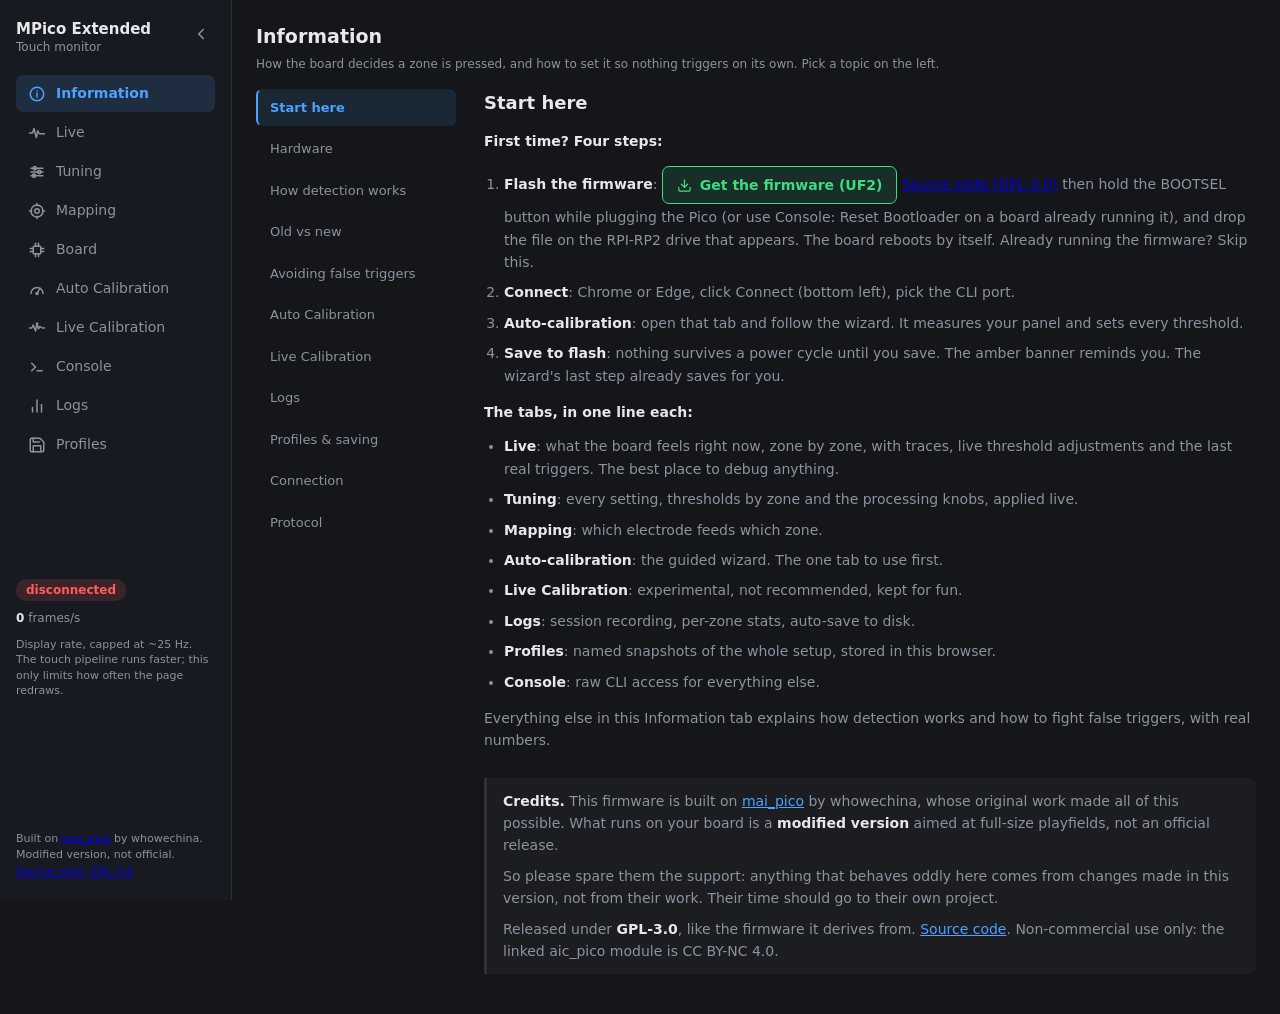
<file: monitor/monitor.html>
<!DOCTYPE html>
<html lang="en">
<head>
<meta charset="utf-8">
<meta name="viewport" content="width=device-width, initial-scale=1">
<title>MPico Extended Monitor</title>
<!-- Inline icon, so a file:// page does not log an "unsafe attempt to load
     URL" for a missing /favicon.ico. -->
<link rel="icon" href="data:,">
<link rel="stylesheet" href="assets/css/base.css">
<link rel="stylesheet" href="assets/css/mpico.css">
</head>
<body>

<nav class="sidebar">
  <div class="sidebar-top">
    <div class="brand">MPico Extended<span>Touch monitor</span></div>
    <button type="button" id="sidebar-toggle" class="sidebar-toggle"
            aria-label="Collapse sidebar" title="Collapse sidebar">
      <svg class="sidebar-toggle-ico" viewBox="0 0 24 24" fill="none" stroke="currentColor"
           stroke-width="2" stroke-linecap="round" stroke-linejoin="round" aria-hidden="true">
        <polyline points="15 6 9 12 15 18"></polyline>
      </svg>
    </button>
  </div>

  <ul class="nav">
    <li><button type="button" data-section="info" class="active" title="Information">
      <svg class="nav-ico" viewBox="0 0 24 24" fill="none" stroke="currentColor" stroke-width="2" stroke-linecap="round" stroke-linejoin="round" aria-hidden="true"><circle cx="12" cy="12" r="9"></circle><line x1="12" y1="11" x2="12" y2="16"></line><line x1="12" y1="8" x2="12" y2="8"></line></svg>
      <span>Information</span></button></li>
    <li><button type="button" data-section="live" title="Live">
      <svg class="nav-ico" viewBox="0 0 24 24" fill="none" stroke="currentColor" stroke-width="2" stroke-linecap="round" stroke-linejoin="round" aria-hidden="true"><polyline points="2 12 6 12 8 6 11 18 13 9 15 13 22 13"></polyline></svg>
      <span>Live</span></button></li>
    <li><button type="button" data-section="tuning" title="Tuning">
      <svg class="nav-ico" viewBox="0 0 24 24" fill="none" stroke="currentColor" stroke-width="2" stroke-linecap="round" stroke-linejoin="round" aria-hidden="true"><line x1="4" y1="7" x2="20" y2="7"></line><circle cx="9" cy="7" r="2.2"></circle><line x1="4" y1="12" x2="20" y2="12"></line><circle cx="15" cy="12" r="2.2"></circle><line x1="4" y1="17" x2="20" y2="17"></line><circle cx="8" cy="17" r="2.2"></circle></svg>
      <span>Tuning</span></button></li>
    <li><button type="button" data-section="mapping" title="Mapping">
      <svg class="nav-ico" viewBox="0 0 24 24" fill="none" stroke="currentColor" stroke-width="2" stroke-linecap="round" stroke-linejoin="round" aria-hidden="true"><circle cx="12" cy="12" r="8"></circle><circle cx="12" cy="12" r="3"></circle><line x1="12" y1="2" x2="12" y2="5"></line><line x1="12" y1="19" x2="12" y2="22"></line><line x1="2" y1="12" x2="5" y2="12"></line><line x1="19" y1="12" x2="22" y2="12"></line></svg>
      <span>Mapping</span></button></li>
    <li><button type="button" data-section="board" title="Board">
      <svg class="nav-ico" viewBox="0 0 24 24" fill="none" stroke="currentColor" stroke-width="2" stroke-linecap="round" stroke-linejoin="round" aria-hidden="true"><rect x="7" y="7" width="10" height="10" rx="1"></rect><line x1="10" y1="3" x2="10" y2="7"></line><line x1="14" y1="3" x2="14" y2="7"></line><line x1="10" y1="17" x2="10" y2="21"></line><line x1="14" y1="17" x2="14" y2="21"></line><line x1="3" y1="10" x2="7" y2="10"></line><line x1="3" y1="14" x2="7" y2="14"></line><line x1="17" y1="10" x2="21" y2="10"></line><line x1="17" y1="14" x2="21" y2="14"></line></svg>
      <span>Board</span></button></li>
    <li><button type="button" data-section="calibration" title="Auto Calibration">
      <svg class="nav-ico" viewBox="0 0 24 24" fill="none" stroke="currentColor" stroke-width="2" stroke-linecap="round" stroke-linejoin="round" aria-hidden="true"><path d="M4 18a8 8 0 0 1 16 0"></path><line x1="12" y1="18" x2="16" y2="11"></line><circle cx="12" cy="18" r="1.4"></circle></svg>
      <span>Auto Calibration</span></button></li>
    <li><button type="button" data-section="livecal" title="Live Calibration">
      <svg class="nav-ico" viewBox="0 0 24 24" fill="none" stroke="currentColor" stroke-width="2" stroke-linecap="round" stroke-linejoin="round" aria-hidden="true"><polyline points="2 12 5 12 7 8 10 16 12 6 14 13 16 10 19 12 22 12"></polyline><circle cx="12" cy="6" r="1.6" fill="currentColor" stroke="none"></circle></svg>
      <span>Live Calibration</span></button></li>
    <li><button type="button" data-section="console" title="Console">
      <svg class="nav-ico" viewBox="0 0 24 24" fill="none" stroke="currentColor" stroke-width="2" stroke-linecap="round" stroke-linejoin="round" aria-hidden="true"><polyline points="5 7 10 12 5 17"></polyline><line x1="12" y1="17" x2="19" y2="17"></line></svg>
      <span>Console</span></button></li>
    <li><button type="button" data-section="logs" title="Logs">
      <svg class="nav-ico" viewBox="0 0 24 24" fill="none" stroke="currentColor" stroke-width="2" stroke-linecap="round" stroke-linejoin="round" aria-hidden="true"><line x1="6" y1="20" x2="6" y2="14"></line><line x1="12" y1="20" x2="12" y2="4"></line><line x1="18" y1="20" x2="18" y2="10"></line></svg>
      <span>Logs</span></button></li>
    <li><button type="button" data-section="profiles" title="Profiles">
      <svg class="nav-ico" viewBox="0 0 24 24" fill="none" stroke="currentColor" stroke-width="2" stroke-linecap="round" stroke-linejoin="round" aria-hidden="true"><path d="M19 21H5a2 2 0 0 1-2-2V5a2 2 0 0 1 2-2h11l5 5v11a2 2 0 0 1-2 2z"></path><polyline points="17 21 17 13 7 13 7 21"></polyline><polyline points="7 3 7 8 15 8"></polyline></svg>
      <span>Profiles</span></button></li>
  </ul>

  <button type="button" id="sidebar-save" class="sidebar-save" data-cmd="save" hidden>
    <span class="save-dot"></span><span class="save-text">Unsaved - Save to flash</span>
  </button>

  <div class="sidebar-status">
    <span id="link" class="badge badge-off">disconnected</span>
    <div class="stat"><b id="rate">0</b> frames/s</div>
    <p class="sidebar-note">Display rate, capped at ~25 Hz. The touch pipeline
      runs faster; this only limits how often the page redraws.</p>
    <button type="button" id="connect" class="primary wide" hidden>Connect</button>
    <button type="button" id="disconnect" class="wide" hidden>Disconnect</button>
  </div>

  <div class="sidebar-credit">
    Built on <a href="https://github.com/whowechina/mai_pico" target="_blank"
      rel="noopener">mai_pico</a> by whowechina. Modified version, not official.<br>
    <a href="https://github.com/ouarss/mpico_extended" target="_blank"
      rel="noopener">Source code, GPL-3.0</a>
  </div>
</nav>

<div class="content">

  <!-- Appears only while something is unsaved: a button always present stops
       being noticed. -->
  <div id="save-banner" class="save-banner" hidden>
    <span id="save-message">Unsaved changes - lost when the board is unplugged.</span>
    <div class="actions">
      <button type="button" data-cmd="save" class="primary">Save to flash</button>
    </div>
  </div>

  <!-- Single stand-in shown for every board-driven tab while the board is not
       connected. Information stays reachable; the other tabs show this until a
       configuration is received. -->
  <div id="connect-gate" class="connect-gate" hidden>
    <div class="panel">
      <h2>Board not connected</h2>
      <p>Connect the board to use this tab.</p>
      <button type="button" class="connect-inline primary">Connect</button>
    </div>
  </div>

  <!-- ==================== INFORMATION ==================== -->
  <section class="section active" data-section="info">
    <header class="section-head">
      <h1>Information</h1>
      <p class="hint">How the board decides a zone is pressed, and how to set it
        so nothing triggers on its own. Pick a topic on the left.</p>
    </header>

    <div class="info-layout">
      <nav class="info-nav">
        <button type="button" data-topic="start" class="active">Start here</button>
        <button type="button" data-topic="hardware">Hardware</button>
        <button type="button" data-topic="detection">How detection works</button>
        <button type="button" data-topic="compare">Old vs new</button>
        <button type="button" data-topic="guide">Avoiding false triggers</button>
        <button type="button" data-topic="autocal">Auto Calibration</button>
        <button type="button" data-topic="livecal">Live Calibration</button>
        <button type="button" data-topic="logs">Logs</button>
        <button type="button" data-topic="profiles">Profiles &amp; saving</button>
        <button type="button" data-topic="connection">Connection</button>
        <button type="button" data-topic="protocol">Protocol</button>
      </nav>

      <div class="info-content">
        <article data-topic="start" class="active">
          <h2>Start here</h2>
          <p><strong>First time? Four steps:</strong></p>
          <ol class="info-steps">
            <li><strong>Flash the firmware</strong>:
              <a class="dl-btn" href="https://github.com/ouarss/mpico_extended/releases"
                target="_blank" rel="noopener">
                <svg viewBox="0 0 24 24" fill="none" stroke="currentColor" stroke-width="2" stroke-linecap="round" stroke-linejoin="round" aria-hidden="true"><path d="M21 15v4a2 2 0 0 1-2 2H5a2 2 0 0 1-2-2v-4"></path><polyline points="7 10 12 15 17 10"></polyline><line x1="12" y1="15" x2="12" y2="3"></line></svg>
                Get the firmware (UF2)</a>
              <a class="src-link" href="https://github.com/ouarss/mpico_extended"
                target="_blank" rel="noopener">Source code (GPL-3.0)</a>
              then hold the BOOTSEL button while plugging the Pico (or use
              Console: Reset Bootloader on a board already running it), and
              drop the file on the RPI-RP2 drive that appears. The board reboots
              by itself. Already running the firmware? Skip this.</li>
            <li><strong>Connect</strong>: Chrome or Edge, click Connect (bottom
              left), pick the CLI port.</li>
            <li><strong>Auto-calibration</strong>: open that tab and follow the
              wizard. It measures your panel and sets every threshold.</li>
            <li><strong>Save to flash</strong>: nothing survives a power cycle
              until you save. The amber banner reminds you. The wizard's last
              step already saves for you.</li>
          </ol>
          <p><strong>The tabs, in one line each:</strong></p>
          <ul class="info-steps">
            <li><strong>Live</strong>: what the board feels right now, zone by
              zone, with traces, live threshold adjustments and the last real
              triggers. The best place to debug anything.</li>
            <li><strong>Tuning</strong>: every setting, thresholds by zone and
              the processing knobs, applied live.</li>
            <li><strong>Mapping</strong>: which electrode feeds which zone.</li>
            <li><strong>Auto-calibration</strong>: the guided wizard. The one
              tab to use first.</li>
            <li><strong>Live Calibration</strong>: experimental, not
              recommended, kept for fun.</li>
            <li><strong>Logs</strong>: session recording, per-zone stats,
              auto-save to disk.</li>
            <li><strong>Profiles</strong>: named snapshots of the whole setup,
              stored in this browser.</li>
            <li><strong>Console</strong>: raw CLI access for everything else.</li>
          </ul>
          <p>Everything else in this Information tab explains how detection
            works and how to fight false triggers, with real numbers.</p>

          <div class="info-credit">
            <p><strong>Credits.</strong> This firmware is built on
              <a href="https://github.com/whowechina/mai_pico" target="_blank"
                rel="noopener">mai_pico</a> by whowechina, whose original work
              made all of this possible. What runs on your board is a
              <strong>modified version</strong> aimed at full-size playfields,
              not an official release.</p>
            <p>So please spare them the support: anything that behaves oddly
              here comes from changes made in this version, not from their work.
              Their time should go to their own project.</p>
            <p>Released under <strong>GPL-3.0</strong>, like the firmware it
              derives from.
              <a href="https://github.com/ouarss/mpico_extended" target="_blank"
                rel="noopener">Source code</a>. Non-commercial use only: the
              linked aic_pico module is CC BY-NC 4.0.</p>
          </div>
        </article>

        <article data-topic="hardware">
          <h2>Hardware</h2>
          <p>Touch sensing is done by three <strong>MPR121</strong> capacitive
            controllers on the I2C bus, at addresses <code>0x5A</code>,
            <code>0x5B</code> and <code>0x5C</code>. Each carries twelve
            electrodes, so there are <strong>36 electrodes</strong> in total.</p>
          <p>The playfield has <strong>34 zones</strong> (A1&ndash;A8,
            B1&ndash;B8, C1&ndash;C2, D1&ndash;D8, E1&ndash;E8). Each zone is fed
            by one electrode; the electrode&rarr;zone assignment is the mapping
            (two electrodes are left unconnected, marked <code>XX</code>).</p>
          <table class="info-table">
            <thead><tr><th>Sensor</th><th>I2C address</th><th>Electrodes</th></tr></thead>
            <tbody>
              <tr><td>0</td><td><code>0x5A</code></td><td>0&ndash;11</td></tr>
              <tr><td>1</td><td><code>0x5B</code></td><td>12&ndash;23</td></tr>
              <tr><td>2</td><td><code>0x5C</code></td><td>24&ndash;35</td></tr>
            </tbody>
          </table>
          <p>Electrode <em>e</em> lives on sensor <code>floor(e/12)</code>,
            channel <code>e mod 12</code>.</p>
        </article>

        <article data-topic="detection">
          <h2>How detection works</h2>
          <p><strong>In one line:</strong> the sensor outputs a big raw number
            all the time; a finger makes that number <em>drop</em>; the firmware
            turns the drop into a <em>delta</em> that is 0 at rest and rises
            with the touch.</p>
          <p>Step by step: each electrode constantly reports a raw reading
            (<strong>filtered</strong>), around 900 when nothing touches it
            - not 0. The firmware memorises that resting value: the
            <strong>baseline</strong>.</p>
          <p>A finger near the pad steals a bit of
            charge, so the raw reading <em>drops below the baseline</em>
            (say 900 &rarr; 815).</p>
          <p>The delta is simply &laquo; how far below
            rest am I right now &raquo;:</p>
          <pre class="info-diagram">                    at rest      finger on the pad
filtered (raw)         900    ->     815     the reading DROPS
baseline (memorised)   900           900     the reference stays put
delta = 900 - 815        0            85     0 at rest, RISES when touched</pre>
          <p>So the reference is the <strong>baseline</strong>, and the delta
            never goes negative: at rest it sits at 0 (tiny noise aside), and a
            touch only makes it climb. If the raw reading ever drifts
            <em>above</em> the baseline, the delta is clamped to 0.</p>
          <p>The decision
            is then a plain comparison on that delta:</p>
          <pre class="info-diagram">delta
   85            .------.
                 |      |
   40 --------- ON ------------- threshold ON: zone fires at 40
   30 ----------|------ OFF ---- threshold OFF: 40 x (1 - 25% hyst) = 30
    0 __________'        '______
        rest     press    release</pre>
          <h3>Tuning available</h3>
          <ol class="info-steps">
            <li><strong>Averaging</strong> - the last few frames are
              averaged (<em>avg</em>) to shed the couple of counts of noise a
              single frame carries.
              <span class="info-example"><em>Example</em> - readings 5, 6,
              60, 5 (that 60 is a noise spike). With avg 1 the firmware sees 60
              and may fire; with avg 4 it sees (5+6+60+5)/4 = 19: no trigger.
              The cost is real lag: one electrode is re-read every ~3 ms, so avg
              4 spreads a press over ~12 ms and avg 10 over ~30 ms -
              clearly felt in play. Stay at 1-3.</span></li>
            <li><strong>Threshold</strong> - a zone turns <em>on</em> when
              its delta reaches the zone's threshold. Higher threshold means
              less sensitive.
              <span class="info-example"><em>Example</em> - a zone rests at
              5-10 and a firm press peaks at 120: a threshold of 40 clears the
              noise and still catches a quick tap. At 10 it fires on its own; at
              110 quick taps are missed.</span></li>
            <li><strong>Release margin (hyst)</strong> - once on, a zone
              stays on until the delta falls under
              <code>threshold x (1 - hyst/100)</code>. This stops a finger
              resting at the limit from flickering on and off.
              <span class="info-example"><em>Example</em> - threshold 50,
              hyst 25%: the zone turns on at 50 and only releases below 37;
              anything wobbling between 37 and 50 changes nothing.</span>
              A firm tap never
              needs it - it matters on <em>holds and slides</em>, where a
              light or lifting finger hovers near the threshold.</li>
            <li><strong>Debounce</strong> - a change must hold for
              <em>debounce on</em> / <em>debounce off</em> frames before it is
              accepted, filtering out one-frame glitches.
              <span class="info-example"><em>Example</em> - with on 3, a
              spike lasting one reading never makes 3 in a row and is dropped; a
              finger, present for dozens of readings, passes. Each step costs
              ~3 ms (an electrode is re-read every 3rd frame).</span></li>
            <li><strong>Gain (CDC / CDT)</strong> - the sensor's measuring
              drive: CDC is the current pushed into the electrode (uA), CDT how
              long it is pushed. This is not a filter to minimise - it
              powers the measurement itself: at 0 no charge is injected and
              nothing is measured at all. 16 / 1 sit mid-range and put a typical
              pad in the middle of the 0-1023 reading scale; auto-config then
              trims the current per electrode.
              <span class="info-example"><em>Example</em> - press peaks at
              40 with noise around 8; double the gain and they read ~80 and ~16
              - bigger numbers, same ratio. After any change, re-run the
              thresholds (every number just moved).</span></li>
            <li><strong>Filter (FFI / SFI / ESI)</strong> - the chip's own
              smoothing, applied before the firmware ever reads the value: FFI
              and SFI average several samples, ESI sets the wait between samples.
              <span class="info-example"><em>Example</em> - 0 1 0 (default)
              is light and responsive; 0 1 3 spreads the samples over more time
              - good anti-noise for a noisy panel, with barely any added
              lag.</span></li>
            <li><strong>Baseline tracking</strong>: the resting reference, the
              &laquo; zero &raquo; each electrode is measured against
              (<code>delta = baseline - filtered</code>). It drifts slowly with
              temperature, humidity and dust, so it is re-centred continuously;
              re-centring <strong>freezes while a zone is held</strong>, so a
              long press is never quietly swallowed. <em>Set idle level</em>
              (<code>rebase</code>) retakes it at once.<br>
              The Tuning tab picks who maintains it: <strong>Chip
              (MPR121)</strong>, recommended (well tuned, free), or
              <strong>Firmware</strong>, one step every <em>rate</em> frames,
              only useful to control that speed yourself.
              <span class="info-example"><em>Example</em>: filtered reads 902,
              901, 898 while the memorised baseline stays 900: the delta stays
              ~0 at rest, and only a real touch moves it.</span></li>
          </ol>
          <h3>Timing</h3>
          <p>The control loop runs at <strong>1 kHz</strong>. The three sensors
            are read one per frame (round-robin), so each refreshes about every
            3 ms and the decision adds only a few milliseconds - below what
            is perceptible.</p>
          <p>The real limit is the MPR121's own sampling rate, not
            how fast the firmware reads it.</p>
          <h3>Notes</h3>
          <p class="info-warn"><strong>Averaging and Debounce are
            independent</strong> - one filters the <em>value</em>, the
            other filters the <em>duration</em>. Debounce does <strong>not</strong>
            need to be &ge; avg.<br><br>
            Averaging dilutes a spike's height but <em>stretches it over avg
            frames</em>; debounce rejects anything short, whatever its height.
            A one-frame spike of 150 averaged over 3 becomes ~50 for 3 frames
            in a row - enough to sneak past a debounce of 3 that would
            have dropped it at avg 1.<br><br>
            That is why the wizard keeps avg low and leans on debounce as the
            main anti-spike lever.</p>
          <p class="info-warn"><strong>Not to be confused with the old
            detection.</strong><br><br>
            The Chip / Firmware choice only decides who maintains the
            resting reference.<br><br>
            The touch decision itself - threshold,
            release margin, debounce - is <strong>always</strong> made by
            the firmware, in both modes.<br><br>
            See <em>Old vs new</em>.</p>
        </article>

        <article data-topic="compare">
          <h2>Old vs new detection</h2>
          <p>The stock mai_pico firmware and this one decide a touch in
            fundamentally different places. <strong>This is not a setting</strong>
            - the new way is now the only way; there is no switch back.</p>

          <p class="info-warn"><strong>Two separate questions - do not mix
            them.</strong><br>
            (1) <em>Who decides a touch?</em> The firmware. Always. That is
            what &laquo; new (software) &raquo; means, and it is not a
            choice.<br>
            (2) <em>Who keeps the baseline number fresh?</em> A bookkeeping
            detail, set in Tuning (<em>Chip / Firmware</em>). The
            baseline is just an input to the decision; whoever maintains it, the
            decision itself stays in the firmware.<br><br>
            So &laquo; new detection with Chip baseline &raquo; is not
            &laquo; going back to hardware &raquo; - it is the
            new detection, with the chip doing a clerk's job it happens to be
            good at.</p>
          <pre class="info-diagram">MPR121 chip (front-end)          firmware (the referee)
-----------------------          -------------------------------
measures the signal        --->  delta = baseline - filtered
keeps the baseline fresh*  --->  compares to YOUR threshold
(gain, filter)                   hysteresis, debounce  ->  press!

* or the firmware keeps it itself: Tuning > Resting reference</pre>

          <h3>Native (stock) detection</h3>
          <p>Each MPR121 decided on its own, inside the chip; the firmware only
            read a touched / not-touched flag.</p>
          <p>Sensitivity was a coarse
            <em>offset</em> (about -30 to +30) around fixed base thresholds (touch
            22, release 15), nudged one step at a time with <code>sense +</code> /
            <code>sense -</code>.</p>
          <p>You could never see <em>by how much</em> a zone
            had passed - only that it had.</p>

          <h3>New (software) detection</h3>
          <p>The firmware reads each electrode's <strong>filtered value</strong>
            and <strong>resting reference</strong> and decides for itself:
            <code>delta = baseline - filtered</code> against an
            <strong>absolute per-zone threshold</strong>, with a release margin,
            a debounce count and optional averaging.</p>
          <p>The MPR121 is still
            very much used - as a clean front-end (gain, filter) and as the
            keeper of the resting reference.</p>
          <p>That visibility is what makes everything else possible: the traces,
            the logs, the auto-calibration and the live calibration all need to
            know <em>how far</em> a zone moved. None of them can exist on top of a
            bare on/off flag.</p>

          <table class="info-table">
            <thead><tr><th></th><th>Native (stock)</th><th>New (software)</th></tr></thead>
            <tbody>
              <tr><td>Decision</td><td>MPR121 hardware</td><td>firmware, per zone</td></tr>
              <tr><td>Threshold</td><td>offset around a fixed base</td><td>absolute, 1-1000, per zone</td></tr>
              <tr><td>Hysteresis</td><td>fixed (chip)</td><td>adjustable %</td></tr>
              <tr><td>Debounce</td><td>chip debounce</td><td>on / off frame counts</td></tr>
              <tr><td>Visibility</td><td>touched flag only</td><td>live filtered / baseline / delta</td></tr>
              <tr><td>I2C load</td><td>tiny (one bitmap)</td><td>all electrodes (round-robin)</td></tr>
              <tr><td>Latency</td><td>lowest (chip decides)</td><td>a few ms (loop still 1 kHz)</td></tr>
            </tbody>
          </table>

          <h3>Native - pros and cons</h3>
          <ul class="info-steps">
            <li><strong>+</strong> Simplest, lowest latency: the chip reports a press directly.</li>
            <li><strong>+</strong> Negligible I2C traffic; uses the MPR121's optimised detection.</li>
            <li><strong>-</strong> Coarse: an offset around a fixed base, no absolute per-zone value.</li>
            <li><strong>-</strong> No fine hysteresis or per-zone debounce, and no view of the noise.</li>
            <li><strong>-</strong> Hard to remove occasional spurious triggers precisely.</li>
          </ul>

          <h3>New - pros and cons</h3>
          <ul class="info-steps">
            <li><strong>+</strong> Absolute per-zone threshold, hysteresis and debounce - set each zone just above its own noise.</li>
            <li><strong>+</strong> Live delta / baseline per zone (and the trace), so tuning is visible, not guesswork.</li>
            <li><strong>+</strong> Directly attacks the "too sensitive / false triggers" problem; the front-end (gain, filter) stays tunable.</li>
            <li><strong>-</strong> More moving parts and a little more code.</li>
            <li><strong>-</strong> Reads every electrode and decides in firmware - a few ms more latency and more bus traffic than a bare hardware flag.</li>
          </ul>

          <h3>Performance - is the new path fast enough?</h3>
          <p>Yes, comfortably. The loop stays at <strong>1 kHz</strong>; the
            sensors are read round-robin (each about 333 Hz) and the software
            decision adds only a few milliseconds - imperceptible in play.
            Reading faster gains nothing: the MPR121's own sample rate is the real
            limit.</p>
          <p>Pushing latency lower would mean flooding the shared I2C bus (it also
            carries the NFC reader) or shortening the chip's filters, which
            <em>raises</em> noise - the opposite of the goal.</p>
          <p>The one clean
            lever, if ever needed, is DMA I2C reads; today that would be premature
            optimisation.</p>
          <p><strong>In short:</strong> the native path is the leanest and
            lowest-latency but blunt; the new path trades a little latency and I2C
            traffic for fine, visible, per-zone control - the right call when
            the goal is to stop unwanted triggers without dulling real touches.</p>
        </article>

        <article data-topic="guide">
          <h2>Avoiding false triggers</h2>
          <p>A zone that triggers untouched almost always has its threshold set
            below its own resting noise. The fix is to read the noise, then set
            the threshold just above it.</p>
          <ol class="info-steps">
            <li>Open <strong>Live</strong> and leave the glass untouched. Watch
              the delta of each zone: that is the resting noise floor.</li>
            <li>Note the highest resting delta a zone reaches on its own.</li>
            <li>In <strong>Tuning</strong>, set that zone's threshold a little
              above that figure - enough margin that noise never reaches
              it, low enough that a real touch clears it easily.</li>
            <li>If a zone still scintillates at the limit, raise
              <strong>hyst</strong> (release margin) and/or
              <strong>debounce</strong>.</li>
            <li>If the resting delta has drifted away from zero, press
              <strong>Set idle level</strong> to retake the baseline untouched.</li>
            <li>When it behaves, press <strong>Save to flash</strong> -
              nothing survives a power cycle until you do.</li>
          </ol>
          <p>Doing this by hand for 34 zones is tedious -
            <strong>Auto Calibration</strong> measures both numbers for you.</p>
        </article>

        <article data-topic="autocal">
          <h2>Auto Calibration</h2>
          <p><strong>In one line:</strong> the wizard listens to your panel and
            works out every threshold for you, instead of you guessing 34
            numbers.</p>
          <p>It needs two facts per zone: how much the zone <em>wiggles on its
            own</em> (noise), and how far it moves <em>when you press it</em>
            (press peak). A good threshold sits comfortably between the two.</p>
          <pre class="info-diagram">press peak  ~120  ####################   &lt;-- a real press reaches here
                                       |
threshold     40  ------------------   &lt;-- put the bar in the gap
                                       |
noise ceiling  8  ##                   &lt;-- the zone never gets past here alone</pre>

          <h3>The five steps</h3>
          <ol class="info-steps">
            <li><strong>Noise &amp; auto-tune</strong> - about a minute,
              <em>hands off the glass</em>. The wizard first resets the board
              itself (no need to press <em>Set idle level</em>), reads the native
              noise, then tries a couple of reactivity-first tweaks - a
              little averaging, a little debounce - and keeps one only if it
              cuts the worst zone's noise by a clear margin. An action log shows
              every step (&laquo; edit param avg 1 &rarr; 2 &raquo;,
              &laquo; keeping avg 1 &raquo;) with a live all-zones trace
              underneath. A final 15 s pass fixes each zone's noise floor.</li>
            <li><strong>Press</strong> - zone by zone, at your own pace:
              press firmly three times, then <em>tap briefly five times</em> (about
              once a second) so the wizard learns both a firm press and a fast
              in-game tap. It counts real presses, not a clock. A short beep marks
              each press and tap, a double beep finishes a zone, and the next
              zone's name is spoken; toggle <em>Sound</em> off if you prefer quiet.
              A live trace of the targeted zone (with its threshold and measured
              noise) sits under the buttons. If a different pad answers strongest,
              a <em>check mapping</em> chip offers a one-click remap. Jump to any
              zone from the strip to redo it.</li>
            <li><strong>Results</strong> - the suggested threshold per zone,
              placed midway between its noise and its fast taps. The midpoint
              matters because a hovering finger between two rapid taps keeps a
              residual delta above the noise: a threshold sitting right on the
              noise would keep its release under that residual and the zone would
              never let go during a spam. A zone marked <em>risky</em> has noise
              almost as strong as its press, or a threshold uncomfortably close to
              its fast taps: watch that one. The <em>Quick</em> column shows the
              measured fast-tap level. Skipped zones keep their current value. The
              recommended global settings are seeded from step 1's auto-tune
              and stay editable here.</li>
            <li><strong>Verify</strong> - the suggested thresholds go to the
              board, then a full minute hands-off counts every <em>real</em>
              trigger a zone fires on its own. <strong>Apply &amp; re-verify</strong>
              applies the ticked raises and runs another minute automatically,
              looping until a clean pass with no false trigger. You can also raise
              or lower zones by hand and apply once.</li>
            <li><strong>Profile</strong> - stores the whole thing (including
              the measured noise, press and fast-tap numbers) as a profile you can
              re-apply later.</li>
          </ol>
          <p class="info-warn">Applying sends the values to the board
            <em>live</em>.<br><br>
            They are only permanent after <strong>Save to
            flash</strong>.<br><br>
            To watch for phantom triggers any time, the
            <strong>Last triggers</strong> panel on the Live tab lists real
            firmware triggers as they happen.</p>
        </article>

        <article data-topic="livecal">
          <h2>Live Calibration</h2>
          <p>Not recommended - we keep this feature for fun.
            <strong>In one line:</strong> it watches you actually play and
            finds the zones whose threshold is set <em>too high</em>.</p>
          <p class="info-warn"><strong>On this cabinet, prefer Auto
            Calibration.</strong><br><br>
            Live calibration only lowers thresholds, and Mai
            Pico's standby noise can be mistaken for a missed press - so it
            lowers a zone that was fine and makes false triggers worse.<br><br>
            Use it only
            on a very quiet panel, or as a second opinion after Auto Calibration.</p>
          <p>Auto Calibration measures a firm, deliberate press. In a real song
            you tap fast and light, so a zone can reach 80 % of its
            calibrated peak and be missed. Those are <strong>near-misses</strong>:
            a clear gesture that never triggered.</p>
          <pre class="info-diagram">press A    72  ####################     -&gt; hit (counted)
threshold  50  ------------------------
press B    46  #############            -&gt; NEAR-MISS: you meant it, nothing happened
noise       7  #                        -&gt; ignored, too small and too brief</pre>
          <h3>How it tells a real gesture from noise</h3>
          <p>For each zone it follows the resting noise level, then watches every
            &laquo; bump &raquo; that rises clearly above it and lasts
            more than a frame or two.</p>
          <p>Noise is small and brief; a finger is big
            and lasts.</p>
          <p>Slides work naturally too - each zone follows its own
            bump, overlaps included.</p>
          <p>Each bump is then classified against the firmware's <em>own</em>
            decision:<br>
            <strong>hit</strong> (it triggered),<br>
            <strong>tight</strong> (it triggered, but only just),<br>
            <strong>near-miss</strong> (clear
            gesture, no trigger).</p>
          <h3>Using it</h3>
          <ol class="info-steps">
            <li><strong>Start</strong>, then play a song normally. Pause and
              resume freely; the table updates a couple of times a second.</li>
            <li><strong>Stop &amp; review</strong> - zones with repeated
              near-misses get a suggested <em>lower</em> threshold, placed just
              under the strongest missed gesture (never below the noise).</li>
            <li>Accept them one by one or all at once, then <strong>Save to
              flash</strong>.</li>
          </ol>
          <p><strong>Auto-apply</strong> (off by default) lowers a zone live, in
            the middle of play, once it has missed repeatedly and gone quiet for
            ~10 s. Handy, but you are tuning blind - leave it off until
            you trust the numbers.</p>
          <p class="info-warn">A tap that <em>passed</em> the threshold and still
            did not trigger was blocked by <strong>debounce</strong>, not by the
            threshold.<br><br>
            It is shown as a near-miss for information, but lowering
            the threshold would not help - lower <em>debounce on</em>
            instead.</p>
        </article>

        <article data-topic="logs">
          <h2>Logs</h2>
          <p><strong>In one line:</strong> live counters that never stop, plus a
            sample recorder you start by hand when you want a deep trace.</p>
          <p>The per-zone stats run continuously while the board is connected.
            They keep three numbers:</p>
          <ul class="info-steps">
            <li><strong>Peak</strong> - the strongest delta ever seen. Your
              presses live here.</li>
            <li><strong>Noise</strong> - the highest delta reached
              <em>while the zone was not active</em>. This is the number a
              threshold must clear.</li>
            <li><strong>Triggers</strong> - how many times the zone fired.
              Left alone on a quiet panel, this should stay at <strong>0</strong>;
              anything else is a phantom trigger.</li>
          </ul>
          <p>The sample recording, by contrast, only runs after you press
            <strong>Start recording</strong> in the Logs tab. Samples are kept in
            a rolling window (the oldest are dropped), and can be
            <strong>exported as CSV or JSON</strong> to study offline -
            that is how the noisy zones of this cabinet were first mapped.</p>
          <p><strong>Typical use:</strong> leave the cabinet alone for a few
            minutes, come back, and read the Triggers column. Any zone above zero
            needs a higher threshold (or more debounce).</p>
          <h3>Auto-save to disk</h3>
          <p>The Logs tab can also write every recording straight to your disk,
            so you never have to remember an export.</p>
          <p>Pick a folder once with <strong>Choose folder</strong>. In the Chrome
            prompt, tick <strong>Allow on every visit</strong>: the page then
            keeps the folder across reloads and starts saving on its own, with no
            further click.</p>
          <p>Each visit writes one file, named for the moment it started. Files
            are filed by date:
            <code>&lt;folder&gt;/YYYY/MM/mpico-session-...csv</code>, one folder
            per year, then per month. The file grows as the session runs: new
            samples are appended about once a minute, and once more when the board
            is unplugged or the page is closed.</p>
          <p>If the browser forgets the permission (it may ask again after a
            while), the Logs tab shows a paused state: click <strong>Choose
            folder</strong> once to allow it again. <strong>Disable</strong> stops
            auto-save and forgets the folder.</p>
        </article>

        <article data-topic="profiles">
          <h2>Profiles &amp; saving</h2>
          <h3>Two very different &laquo; saves &raquo;</h3>
          <p>Every change you make is applied to the board <strong>immediately</strong>,
            but lives only in its memory. Two separate things decide what
            survives:</p>
          <ul class="info-steps">
            <li><strong>Save to flash</strong> - writes the current settings
              into the board itself, so it boots on them. The orange banner is
              there to remind you something is not saved yet.</li>
            <li><strong>Profiles</strong> - named snapshots kept
              <em>in this browser</em>, so you can juggle several setups (a
              cautious one, an aggressive one, one per panel) and switch back.</li>
          </ul>
          <p class="info-warn">Applying a profile sends it to the board but does
            <strong>not</strong> make it permanent - you still need
            <em>Save to flash</em>.</p>
          <p>Because nothing is written until you ask, the fastest way to undo a
            bad experiment is simply to <strong>unplug the board</strong>: it
            comes back on its last saved settings.</p>
          <p>Profiles are also how <em>Auto Calibration</em> hands you its result:
            it builds one rather than overwriting your setup behind your back.</p>
        </article>

        <article data-topic="connection">
          <h2>Connection</h2>
          <p>This page talks to the board over <strong>WebSerial</strong>, so it
            needs Chrome or Edge. Press <em>Connect</em> and pick the board in
            the browser prompt.</p>
          <p>The board exposes several USB interfaces. Choose the one labelled
            <strong>Command Line</strong> (the <code>.2</code> interface) -
            not the game input interface. Its USB id is
            <code>VID 0ca3 / PID 0021</code>.</p>
          <p>Once connected, the command prompt is <code>mpico&gt;</code>. The
            page sends <code>feed on</code> automatically, which starts the live
            frames and makes the board republish its configuration. Use
            <em>Disconnect</em> to hand the port back cleanly before opening it
            in another program.</p>
        </article>

        <article data-topic="protocol">
          <h2>Protocol</h2>
          <p>The board emits two kinds of machine line, plus plain console text.</p>
          <h3>Live frame - <code>F</code></h3>
          <p>One per frame, 74 space-separated tokens:</p>
          <pre class="info-diagram">F  &lt;36 filtered&gt;  &lt;36 delta&gt;  &lt;16-hex zone bitmap&gt;</pre>
          <p>36 <em>filtered</em> readings then 36 <em>delta</em> values, one per
            electrode (0&ndash;35). The final token is a 64-bit bitmap of the
            active zones, as 16 hex characters.</p>
          <h3>Configuration - <code>C</code></h3>
          <p>Emitted on <code>feed on</code> and after every setting change:
            <code>C {json}</code>, carrying the per-zone thresholds, the mapping,
            and every processing parameter (hyst, avg, filter, gain,
            debounce, baseline mode, rate) plus the <code>saved</code> flag.</p>
          <h3>Commands</h3>
          <table class="cmd-table">
            <tbody>
              <tr class="cmd-group"><th colspan="2">Threshold</th></tr>
              <tr><td><code>thr &lt;ZONE&gt; &lt;val&gt;</code></td><td>One zone's threshold (1&ndash;1000; higher = less sensitive)</td></tr>
              <tr><td><code>thr all &lt;val&gt;</code></td><td>Every zone at once</td></tr>

              <tr class="cmd-group"><th colspan="2">Processing</th></tr>
              <tr><td><code>hyst &lt;0&ndash;90&gt;</code></td><td>Release margin, % of threshold</td></tr>
              <tr><td><code>avg &lt;1&ndash;16&gt;</code></td><td>Moving-average window (1 = off, lowest latency)</td></tr>
              <tr><td><code>debounce &lt;on&gt; [off]</code></td><td>Consecutive samples before ON / OFF</td></tr>
              <tr><td><code>filter &lt;ffi&gt; &lt;sfi&gt; &lt;esi&gt;</code></td><td>MPR121 hardware pre-filter</td></tr>
              <tr><td><code>gain &lt;cdc&gt; &lt;cdt&gt;</code></td><td>MPR121 charge current / time</td></tr>
              <tr><td><code>baseline &lt;hw|soft&gt; [rate]</code></td><td>Baseline tracking mode</td></tr>
              <tr><td><code>rebase</code></td><td>Re-seed the idle baseline now</td></tr>
              <tr><td><code>preset default | flat &lt;val&gt;</code></td><td>Bulk threshold preset</td></tr>

              <tr class="cmd-group"><th colspan="2">Mapping</th></tr>
              <tr><td><code>touch &lt;sensor&gt; &lt;channel&gt; &lt;ZONE&gt;</code></td><td>Assign an electrode to a zone</td></tr>

              <tr class="cmd-group"><th colspan="2">Storage</th></tr>
              <tr><td><code>save</code></td><td>Write the config to flash</td></tr>
              <tr><td><code>factory</code></td><td>Reset everything to defaults</td></tr>

              <tr class="cmd-group"><th colspan="2">Feed &amp; diagnostics</th></tr>
              <tr><td><code>feed &lt;on|off&gt;</code></td><td>Machine stream for this monitor</td></tr>
              <tr><td><code>display sense</code></td><td>Print the full sensitivity config</td></tr>
              <tr><td><code>raw</code></td><td>Per-zone filtered / baseline / delta / threshold</td></tr>
              <tr><td><code>stat</code></td><td>Per-zone touch counters</td></tr>
              <tr><td><code>fps</code></td><td>Core-loop rates</td></tr>
            </tbody>
          </table>
        </article>
      </div>
    </div>
  </section>

  <!-- ==================== LIVE ==================== -->
  <section class="section" data-section="live">
    <header class="section-head">
      <h1>Live</h1>
      <div class="section-actions">
        <div class="btn-group view-toggle">
          <button type="button" id="view-zone" class="seg on">By zone</button>
          <button type="button" id="view-electrode" class="seg">By electrode</button>
        </div>
        <button type="button" id="rebase">Set idle level</button>
      </div>
      <p class="hint">Delta is what the firmware compares to each threshold. Pick
        a zone or electrode to trace it over time. Set idle level retakes the
        baseline from the current reading - do it untouched.</p>
    </header>

    <div class="readout">
      <span class="readout-label">Active now</span>
      <b id="active">none</b>
    </div>

    <div class="split">
      <div class="panel">
        <h2>Playfield</h2>
        <p class="hint">Zones the firmware reports as active are highlighted.</p>
        <svg id="live-disc" class="disc disc-large" viewBox="0 0 420 420" aria-label="Game zones"></svg>
      </div>

      <div class="trace-stack">
        <div class="panel">
          <div class="trace-head">
            <h2>Trace</h2>
            <div class="trace-thr" id="live-thr" hidden>
              <label for="live-thr-input">Threshold</label>
              <input type="number" id="live-thr-input" min="1" max="1000"
                     autocomplete="off" spellcheck="false">
              <button type="button" id="live-thr-save" class="icon-btn"
                      title="Save this threshold to the zone" aria-label="Save threshold">
                <svg viewBox="0 0 24 24" fill="none" stroke="currentColor" stroke-width="2" stroke-linecap="round" stroke-linejoin="round" aria-hidden="true"><polyline points="20 6 9 17 4 12"></polyline></svg>
              </button>
              <button type="button" id="live-thr-reset" class="icon-btn icon-ghost" hidden
                      title="Discard and reset to the board value" aria-label="Reset threshold">
                <svg viewBox="0 0 24 24" fill="none" stroke="currentColor" stroke-width="2" stroke-linecap="round" stroke-linejoin="round" aria-hidden="true"><polyline points="1 4 1 10 7 10"></polyline><path d="M3.51 15a9 9 0 1 0 2.13-9.36L1 10"></path></svg>
              </button>
            </div>
          </div>
          <p class="hint" id="spark-label">Pick a card below to trace its delta.</p>
          <canvas id="spark" class="spark" width="600" height="180"></canvas>
          <div class="spark-legend">
            <span class="spark-key spark-on">threshold ON</span>
            <span class="spark-key spark-off">threshold OFF</span>
            <span class="spark-key spark-delta">delta</span>
          </div>
        </div>

        <div class="panel">
          <h2>Trace - all zones</h2>
          <p class="hint">Every zone's delta at once, one colour per zone. A line
            drifting up while nothing is touched is a zone picking up noise.</p>
          <canvas id="spark-all" class="spark" width="600" height="220"></canvas>
          <div id="spark-all-legend" class="spark-all-legend"></div>
        </div>
      </div>
    </div>

    <div class="panel" id="last-triggers">
      <div class="profiles-head">
        <h2>Last triggers</h2>
        <div class="actions">
          <button type="button" id="trig-clear">Clear</button>
        </div>
      </div>
      <p class="hint">The last 20 real firmware triggers, newest first, with the
        threshold in force at the time and the peak that crossed it. On an
        untouched panel this stays empty; anything here is a zone firing on its
        own.</p>
      <div class="table-scroll">
        <table class="zone-table trig-table">
          <thead>
            <tr><th>Time</th><th>Zone</th><th>Threshold</th><th>Peak</th></tr>
          </thead>
          <tbody id="trig-rows"></tbody>
        </table>
      </div>
    </div>

    <div class="panel" id="zone-view">
      <h2>Zones</h2>
      <p class="hint">Filtered / baseline / delta per zone. The marker on each
        bar is the zone's threshold; the bar turns red once the delta crosses
        it.</p>
      <div id="zone-cards" class="sensor-grid"></div>
    </div>

    <div class="panel" id="electrode-view" hidden>
      <h2>Electrodes</h2>
      <p class="hint">All 36 electrodes, grouped by sensor. Each shows the zone
        it powers (or XX when unconnected).</p>
      <div id="electrode-cards"></div>
    </div>
  </section>

  <!-- ==================== TUNING ==================== -->
  <section class="section" data-section="tuning">
    <header class="section-head">
      <h1>Tuning</h1>
      <p class="hint">Values in use on the board. Editing one applies it
        immediately; nothing reaches flash until you save.</p>
    </header>

    <div class="panel">
      <div class="profiles-head">
        <h2>Signal processing</h2>
        <div class="actions">
          <button type="button" id="proc-reset-defaults">Reset to defaults</button>
        </div>
      </div>
      <p class="hint">How the raw readings become a press. These apply to every
        zone; per-zone thresholds are set below.</p>
      <div id="processing"></div>
    </div>

    <div class="split map-split">
      <div class="panel">
        <h2>Pick a zone</h2>
        <p class="hint">Each zone fills as its delta approaches its own
          threshold, and turns red once it triggers.</p>
        <svg id="thr-disc" class="disc disc-large" viewBox="0 0 420 420"
             aria-label="Game zones, clickable"></svg>
      </div>

      <div class="panel">
        <h2>Thresholds by zone <button type="button" class="opt-info" data-help="threshold" aria-label="About thresholds">?</button></h2>
        <form id="threshold-all" class="console-form">
          <label class="global-thr">All zones
            <input type="range" id="threshold-all-value" min="1" max="1000" value="35">
            <output id="threshold-all-out">35</output>
          </label>
          <button type="submit">Apply to all</button>
        </form>
        <p class="hint">Each cell shows the zone's threshold and its live delta;
          the bar fills and turns red as the delta reaches the threshold.</p>
        <div id="threshold-rows" class="zone-grid"></div>
      </div>
    </div>
  </section>

  <!-- ==================== MAPPING ==================== -->
  <section class="section" data-section="mapping">
    <header class="section-head">
      <h1>Mapping</h1>
      <p class="hint">Which electrode feeds each zone. Assign by touch, or set
        the electrode number by hand.</p>
    </header>

    <div class="split map-split">
      <div class="panel">
        <h2>Pick a zone</h2>
        <p class="hint">Click a zone, then either type its electrode or let the
          board find it: press <em>Start listening for touch</em>, then press and
          hold that zone firmly on the glass until it locks in.</p>
        <svg id="map-disc" class="disc disc-large" viewBox="0 0 420 420"
             aria-label="Game zones, clickable"></svg>
      </div>

      <div class="panel">
        <h2>Assign zones</h2>
        <p class="hint">The electrode number is 0&ndash;35 (sensor
          <code>floor(e/12)</code>, channel <code>e mod 12</code>). Calibrate by
          touch walks every zone in turn.</p>
        <div class="actions calibrate-actions">
          <button type="button" id="calibrate" class="primary">Calibrate all zones</button>
        </div>

        <div id="calibrate-status" class="calibrate-status" hidden>
          <p id="calibrate-zone">-</p>
          <div id="calibrate-hold" class="hold-bar"><span class="hold-fill"></span></div>
          <span id="calibrate-progress" class="dialog-progress"></span>
          <button type="button" id="calibrate-skip">Skip</button>
          <button type="button" id="calibrate-stop">Stop</button>
        </div>

        <p class="hint">Each cell shows the zone, its electrode number and the
          <code>sensor:channel</code> it lands on, with the live delta below.</p>
        <div id="mapping-rows" class="zone-grid"></div>
      </div>
    </div>
  </section>

  <!-- ==================== BOARD ==================== -->
  <section class="section" data-section="board">
    <header class="section-head">
      <h1>Board</h1>
      <p class="hint">LED counts and brightness, the USB HID mode, and the NFC /
        AIME reader. Editing one applies it on the board immediately; nothing
        reaches flash until you save.</p>
    </header>

    <div class="panel">
      <h2>LEDs &amp; brightness</h2>
      <p class="hint">Global brightness, how many LEDs each unit carries, and the
        order the eight ring buttons light in.</p>
      <div id="board-leds"></div>
    </div>

    <div class="panel">
      <h2>HID mode <button type="button" class="opt-info" data-help="hid" aria-label="About the HID mode">?</button></h2>
      <p class="hint">How the board presents itself to the host over USB.</p>
      <div id="board-hid"></div>
    </div>

    <div class="panel">
      <h2>AIME / NFC <button type="button" class="opt-info" data-help="aime" aria-label="About the AIME reader">?</button></h2>
      <p class="hint">The card-reader protocol, and whether a virtual card is
        exposed when no physical reader is present.</p>
      <div id="board-aime"></div>
    </div>

    <div class="panel">
      <h2>Buttons <button type="button" class="opt-info" data-help="tweak" aria-label="About the button tweaks">?</button></h2>
      <p class="hint">Electrical polarity of the button inputs. Change only if the
        buttons read inverted.</p>
      <div id="board-tweak"></div>
    </div>
  </section>

  <!-- ==================== PROFILES ==================== -->
  <section class="section" data-section="profiles">
    <header class="section-head">
      <h1>Profiles</h1>
      <p class="hint">Save the board's current configuration under a name, then
        restore it later, inspect it, or move it between browsers as a JSON file.
        Applying a profile sends every setting to the board but never saves to
        flash on its own - use Save to flash once you are happy.</p>
    </header>

    <div class="panel">
      <h2>Save current config</h2>
      <p class="hint">Captures every setting currently on the board (thresholds,
        mapping, processing and board options) under the name you give.</p>
      <form id="profile-save-form" class="console-form">
        <input type="text" id="profile-name" placeholder="Profile name, e.g. Cabinet A"
               autocomplete="off" spellcheck="false">
        <button type="submit" class="primary">Save current config</button>
      </form>
    </div>

    <div class="panel">
      <div class="profiles-head">
        <h2>Saved profiles</h2>
        <div class="actions">
          <button type="button" id="profile-import" class="primary">Import JSON</button>
          <input type="file" id="profile-import-input" accept="application/json" hidden>
        </div>
      </div>
      <p class="hint">Stored in this browser. Apply sends the profile to the
        board; nothing reaches flash until you Save to flash.</p>

      <div id="profile-apply" class="profile-apply" hidden>
        <div id="profile-apply-bar" class="hold-bar"><span class="hold-fill"></span></div>
        <span id="profile-apply-progress" class="dialog-progress">Applying&hellip;</span>
      </div>

      <div id="profile-list" class="profile-list"></div>
    </div>
  </section>

  <!-- ==================== LOGS ==================== -->
  <section class="section" data-section="logs">
    <header class="section-head">
      <h1>Logs</h1>
      <p class="hint">Live per-zone statistics and a recordable session, to
        review how the panel behaves in production. Everything here stays in the
        browser and nothing is written to the board.</p>
    </header>

    <div class="panel">
      <h2>Auto-save to disk</h2>
      <p class="hint">Write every recording straight to a folder on this computer,
        with no manual export. Choose a folder once: each recording creates one
        file under <code>YYYY/MM/</code>, appended while it runs. Needs Chrome
        or Edge.</p>
      <div class="autosave-bar">
        <button type="button" id="autosave-choose" class="primary">Choose folder</button>
        <button type="button" id="autosave-disable" hidden>Disable</button>
        <span id="autosave-status" class="autosave-status">Off.</span>
      </div>
    </div>

    <div class="panel">
      <h2>Session recording</h2>
      <p class="hint">Off until started. While it runs, samples are kept in a
        rolling window of the last 30000 (about 20 minutes at 25 Hz); Stop
        freezes them for export, Clear empties the session.</p>
      <div class="log-record-bar">
        <button type="button" id="log-rec-toggle" class="primary">Start recording</button>
        <button type="button" id="log-record">Clear log</button>
        <span class="readout-label">State</span><b id="log-rec-state">off</b>
        <span class="readout-label">Samples</span><b id="log-rec-count">0</b>
        <span class="readout-label">Duration</span><b id="log-rec-duration">0.0 s</b>
      </div>
      <div class="actions">
        <button type="button" id="log-session-csv">Export session CSV</button>
        <button type="button" id="log-session-json">Export session JSON</button>
      </div>
    </div>

    <div class="panel">
      <div class="profiles-head">
        <h2>Live stats by zone</h2>
        <div class="actions">
          <button type="button" id="log-reset">Reset stats</button>
          <button type="button" id="log-stats-csv">Export CSV</button>
          <button type="button" id="log-stats-json">Export JSON</button>
        </div>
      </div>
      <p class="hint">Peak is the highest delta ever seen; noise ceiling is the
        highest delta while the zone was <em>not</em> active (its standby noise
        floor - the number to set a threshold against); triggers counts
        firmware activations. A row turns red when its noise ceiling reaches the
        threshold - that zone risks phantom presses.</p>
      <table class="zone-table log-table">
        <thead>
          <tr><th>Zone</th><th>Threshold</th><th>Peak</th><th>Noise ceiling</th><th>Triggers</th></tr>
        </thead>
        <tbody id="log-rows"></tbody>
      </table>
    </div>
  </section>

  <!-- ==================== CALIBRATION ==================== -->
  <section class="section" data-section="calibration">
    <header class="section-head">
      <h1>Auto-calibration</h1>
      <p class="hint">A guided wizard that measures each zone's standby noise and
        its firm-press peak, then derives a threshold that sits above the noise
        but below a real press. The result is saved as a profile you can apply
        - nothing reaches flash on its own.</p>
    </header>

    <ol class="calib-steps" id="calib-steps">
      <li data-step="1" class="active">Noise</li>
      <li data-step="2">Press</li>
      <li data-step="3">Results</li>
      <li data-step="4">Verify</li>
      <li data-step="5">Profile</li>
    </ol>

    <!-- STEP 1: baseline / noise + auto-tune -->
    <div class="panel calib-step" data-step="1">
      <h2>Step 1 - Reset, measure noise and auto-tune</h2>
      <p class="hint">Leave the glass <strong>untouched</strong> for the whole
        step (about a minute). On start the wizard resets the board, measures the
        native standby noise, then tries a few reactivity-first parameter changes
        (averaging, debounce) and keeps only those that meaningfully lower the
        worst noise. The action log and the live trace below show what it does; a
        final 15 s pass fixes each zone's noise floor.</p>
      <div class="actions">
        <button type="button" id="calib-rebase">Set idle level</button>
        <button type="button" id="calib-noise-start" class="primary">Start auto-tune</button>
      </div>
      <div id="calib-noise-progress" class="calib-progress" hidden>
        <div id="calib-noise-bar" class="hold-bar"><span class="hold-fill"></span></div>
        <span id="calib-noise-count" class="dialog-progress">-</span>
      </div>
      <div id="calib-console" class="calib-console" hidden></div>
      <div id="calib-trace-all-wrap" class="calib-trace-wrap" hidden>
        <h3 class="calib-subhead">Trace - all zones</h3>
        <canvas id="calib-trace-all" class="spark" width="600" height="220"></canvas>
        <div id="calib-trace-all-legend" class="spark-all-legend"></div>
      </div>
    </div>

    <!-- STEP 2: press force per zone -->
    <div class="panel calib-step" data-step="2" hidden>
      <h2>Step 2 - Measure press force, zone by zone</h2>
      <p class="calib-instruction" id="calib-press-instr">Press and release the
        highlighted zone firmly, at your own pace.</p>
      <p class="hint">The wizard counts real presses - a delta rising well
        above the noise measured in step 1 - not a clock. The live max is
        the strongest delta seen so far.</p>
      <div class="calib-advance-row">
        <span class="readout-label">Advance</span>
        <div class="btn-group calib-advance">
          <button type="button" id="calib-adv-auto" class="seg on">Auto</button>
          <button type="button" id="calib-adv-manual" class="seg">Manual</button>
        </div>
        <span class="calib-advance-hint" id="calib-advance-hint">Auto: moves on after 3 presses.</span>
        <button type="button" id="calib-sound" class="seg on calib-sound">Sound on</button>
      </div>
      <div class="readout">
        <span class="readout-label">Zone</span><b id="calib-press-zone">-</b>
        <span class="readout-label">Live max</span><b id="calib-press-max">0</b>
        <span class="readout-label">Presses</span><b id="calib-press-count">0 / 3</b>
      </div>
      <div class="split calib-press-split">
        <div class="calib-press-disc-wrap">
          <svg id="calib-press-disc" class="disc calib-press-disc" viewBox="0 0 420 420"
               aria-label="Targeted zone on the playfield"></svg>
        </div>
        <div class="calib-press-side">
          <div class="calib-position" id="calib-press-progress">-</div>
          <p class="calib-strip-hint">Jump to any zone to (re)measure it. Re-measuring
            overwrites that zone. Statuses: current, measured, skipped, pending.</p>
          <div id="calib-zone-strip" class="calib-zone-strip"></div>
          <div class="actions">
            <button type="button" id="calib-press-prev">Previous</button>
            <button type="button" id="calib-press-next" class="primary">Next</button>
            <button type="button" id="calib-press-skip">Skip</button>
            <button type="button" id="calib-press-finish">Finish</button>
            <button type="button" id="calib-stop">Stop</button>
          </div>
        </div>
      </div>
      <div id="calib-map-alert" class="calib-map-alert" hidden>
        <span id="calib-map-alert-text"></span>
        <button type="button" id="calib-map-alert-remap">Remap</button>
      </div>
      <div id="calib-press-bar" class="hold-bar"><span class="hold-fill"></span></div>
      <div class="calib-trace-wrap">
        <h3 class="calib-subhead">Trace - targeted zone</h3>
        <canvas id="calib-press-trace" class="spark" width="600" height="180"></canvas>
        <div class="spark-legend">
          <span class="spark-key spark-on">threshold ON</span>
          <span class="spark-key spark-off">threshold OFF</span>
          <span class="spark-key spark-noise">noise ceiling</span>
        </div>
      </div>
    </div>

    <!-- STEP 3: results + parameters -->
    <div class="panel calib-step" data-step="3" hidden>
      <h2>Step 3 - Review the suggested thresholds</h2>
      <p class="hint">Each threshold is placed above the zone's noise ceiling and
        below its press peak. A <strong class="calib-risky-word">risky</strong>
        zone has noise too close to its press - its threshold is a
        best-effort just above the noise. Zones you skipped keep their current
        threshold.</p>
      <div class="calib-res-legend">
        <span class="calib-res-legend-note">Big number is the suggested
          threshold; below it, noise / press / quick.</span>
        <span class="calib-res-key ok">ok</span>
        <span class="calib-res-key risky">risky</span>
        <span class="calib-res-key kept">kept (not measured)</span>
      </div>
      <div id="calib-result-rows" class="zone-grid"></div>

      <h3 class="calib-subhead">Recommended global parameters</h3>
      <p class="hint">Debounce is the key anti-spike control: a change must hold
        this many frames to be accepted, so brief noise spikes are dropped before
        they ever count as a press.</p>
      <p class="hint" id="calib-params-origin">-</p>
      <div id="calib-params" class="proc-fields"></div>

      <div class="actions calib-nav">
        <button type="button" id="calib-to-verify" class="primary">Verify in standby</button>
        <button type="button" id="calib-to-profile">Skip to profile</button>
        <button type="button" class="calib-restart danger">Start over</button>
      </div>
    </div>

    <!-- STEP 4: verify against standby noise -->
    <div class="panel calib-step" data-step="4" hidden>
      <h2>Step 4 - Verify against standby noise</h2>
      <p class="hint">A longer <strong>untouched</strong> watch (the 15 s of step 1
        is short). The suggested thresholds are applied to the board live, then
        for a full minute the wizard counts every <strong>real firmware
        trigger</strong> a zone produces on its own - those are false
        triggers - and tracks its noise peak. It flags any zone that fired
        (raise) and any zone sitting well above its real noise (safe to lower).
        <strong>Apply &amp; re-verify</strong> applies the ticked raises and runs
        another minute automatically, repeating until a clean pass. A clean pass
        needs nothing from you: just <strong>Re-check</strong> to double-confirm,
        or continue to the profile.</p>
      <div class="actions">
        <button type="button" id="calib-verify-start" class="primary">Start standby check (60 s)</button>
        <button type="button" id="calib-verify-skip">Skip verify</button>
      </div>
      <div id="calib-verify-progress" class="calib-progress" hidden>
        <div id="calib-verify-bar" class="hold-bar"><span class="hold-fill"></span></div>
        <span id="calib-verify-count" class="dialog-progress">-</span>
      </div>
      <div id="calib-verify-live" class="calib-verify-live" hidden>
        <div class="calib-trace-wrap">
          <h3 class="calib-subhead">Trace - all zones</h3>
          <canvas id="calib-verify-trace-all" class="spark" width="600" height="220"></canvas>
          <div id="calib-verify-trace-legend" class="spark-all-legend"></div>
        </div>
        <h3 class="calib-subhead">Zones that fired this pass</h3>
        <p class="hint" id="calib-verify-live-empty">No false trigger yet.</p>
        <div class="table-scroll" id="calib-verify-live-wrap" hidden>
          <table class="zone-table">
            <thead>
              <tr><th>Zone</th><th>Threshold</th><th>Noise</th><th>Triggers</th><th>Max peak</th></tr>
            </thead>
            <tbody id="calib-verify-live-rows"></tbody>
          </table>
        </div>
      </div>
      <div id="calib-verify-results" hidden>
        <p class="hint" id="calib-verify-summary">-</p>
        <div class="adjust-actions" id="calib-verify-adjust-actions">
          <button type="button" class="adjust-all" data-target="calib-verify-rows">Accept all</button>
          <button type="button" class="adjust-none" data-target="calib-verify-rows">Accept none</button>
        </div>
        <div class="table-scroll" id="calib-verify-table">
          <table class="zone-table adjust-table">
            <thead>
              <tr><th>Apply</th><th>Zone</th><th>Current</th><th>Suggested</th><th>Change</th><th>Reason</th></tr>
            </thead>
            <tbody id="calib-verify-rows"></tbody>
          </table>
        </div>
        <div class="actions calib-nav">
          <button type="button" id="calib-verify-apply" class="primary">Apply selected</button>
          <button type="button" id="calib-verify-reverify">Apply &amp; re-verify</button>
          <button type="button" id="calib-verify-recheck" hidden>Re-check (60 s)</button>
          <button type="button" id="calib-verify-to-profile">Continue to profile</button>
          <button type="button" class="calib-restart danger">Start over</button>
        </div>
      </div>
    </div>

    <!-- STEP 5: create the profile -->
    <div class="panel calib-step" data-step="5" hidden>
      <h2>Step 5 - Create the profile</h2>
      <p class="hint">Saves a profile with the suggested per-zone thresholds and
        the parameters above. It is stored in this browser like any other
        profile and, unless you untick the box below, applied to the board and
        saved to flash right away: a calibration that passed the verify is worth
        keeping.</p>
      <form id="calib-profile-form" class="console-form">
        <input type="text" id="calib-profile-name" placeholder="Profile name"
               autocomplete="off" spellcheck="false">
        <button type="submit" class="primary">Create profile from calibration</button>
      </form>
      <label class="calib-applynow">
        <input type="checkbox" id="calib-apply-now" checked> Apply to the board and save to flash
      </label>
      <div class="actions calib-nav">
        <button type="button" class="calib-restart danger">Start over</button>
      </div>
    </div>
  </section>

  <!-- ==================== LIVE CALIBRATION ==================== -->
  <section class="section" data-section="livecal">
    <header class="section-head">
      <h1>Live Calibration</h1>
      <p class="info-warn"><strong>Prefer Auto Calibration on this cabinet.</strong>
        Live calibration only ever <em>lowers</em> thresholds, and on a noisy Mai
        Pico panel a burst of standby noise can look like a missed press -
        so a threshold gets dropped and the false triggers get worse. It is kept
        for very low-noise setups; on this board, tune with Auto Calibration and
        use this only to double-check.</p>
      <p class="hint">Tune thresholds <strong>while you play</strong>. Start it, play
        normally, and the monitor watches every zone: it separates real presses
        (a clear, sustained delta) from noise, and spots <strong>near-misses</strong>
        - firm gestures whose delta climbed close to the threshold but never
        triggered. Those are the brief in-game taps that fall just short. On stop it
        suggests <strong>lowering</strong> the zones that miss (and raising any that
        fire on noise), for you to accept one by one or all at once.</p>
    </header>

    <div class="panel">
      <div class="actions livecal-controls">
        <button type="button" id="livecal-start" class="primary">Start</button>
        <button type="button" id="livecal-pause" hidden>Pause</button>
        <button type="button" id="livecal-resume" hidden>Resume</button>
        <button type="button" id="livecal-stop" hidden>Stop &amp; review</button>
        <span id="livecal-state" class="badge badge-off">idle</span>
        <span id="livecal-elapsed" class="dialog-progress"></span>
      </div>
      <label class="livecal-auto">
        <input type="checkbox" id="livecal-autoapply">
        Auto-apply lowering during play <span class="hint-inline">(advanced -
        after ~10 s of steady near-misses with no trigger on a zone, its
        threshold is lowered live; off by default)</span>
      </label>
    </div>

    <div class="panel">
      <h2>Live observations</h2>
      <p class="hint">Updated a couple of times per second. <b>Hits</b> = real
        triggers, <b>Tight</b> = triggered but barely, <b>Near-miss</b> = clear press
        that did not trigger. A suggested threshold appears once there is enough to
        act on.</p>
      <div class="table-scroll">
        <table class="zone-table livecal-table">
          <thead>
            <tr><th>Zone</th><th>Noise floor</th><th>Threshold</th><th>Hits</th><th>Tight</th><th>Near-miss</th><th>Peak miss</th><th>Suggested</th></tr>
          </thead>
          <tbody id="livecal-rows"></tbody>
        </table>
      </div>
    </div>

    <div class="panel" id="livecal-review" hidden>
      <h2>Suggested adjustments</h2>
      <p class="hint" id="livecal-summary">-</p>
      <div class="adjust-actions">
        <button type="button" class="adjust-all" data-target="livecal-review-rows">Accept all</button>
        <button type="button" class="adjust-none" data-target="livecal-review-rows">Accept none</button>
      </div>
      <div class="table-scroll">
        <table class="zone-table adjust-table">
          <thead>
            <tr><th>Apply</th><th>Zone</th><th>Current</th><th>Suggested</th><th>Change</th><th>Reason</th></tr>
          </thead>
          <tbody id="livecal-review-rows"></tbody>
        </table>
      </div>
      <div class="actions">
        <button type="button" id="livecal-apply" class="primary">Apply selected to board</button>
        <button type="button" id="livecal-discard">Discard</button>
      </div>
      <p class="hint">Applying sends <code>thr</code> live to the board (banner turns
        unsaved). Review in Tuning, then Save to flash to keep it.</p>
    </div>
  </section>

  <!-- ==================== CONSOLE ==================== -->
  <section class="section" data-section="console">
    <header class="section-head">
      <h1>Console</h1>
      <p class="hint">Direct line to the firmware. Everything the other tabs do
        is a command; this is for diagnostics and anything not worth a button.
        Output is capped at 200 lines.</p>
    </header>
    <div class="panel">
      <pre id="console"></pre>

      <div class="cmd-shortcuts">
        <div class="cmd-row">
          <span class="cmd-row-label">Show</span>
          <button type="button" data-cmd="?" title="List every command.">help</button>
          <button type="button" data-cmd="display" title="Print the whole configuration.">all config</button>
          <button type="button" data-cmd="display sense" title="Sensitivity configuration.">sense</button>
          <button type="button" data-cmd="display rgb" title="LED counts and levels.">rgb</button>
          <button type="button" data-cmd="display hid" title="HID mode (IO4 / keyboard).">hid</button>
          <button type="button" data-cmd="display gpio" title="Button GPIO assignments.">gpio</button>
          <button type="button" data-cmd="display touch" title="Electrode to zone map.">touch map</button>
          <button type="button" data-cmd="display aime" title="NFC / AIME settings.">aime</button>
          <button type="button" data-cmd="display tweak" title="Miscellaneous tweaks.">tweak</button>
          <button type="button" data-cmd="whoami" title="Identify each COM port.">whoami</button>
        </div>
        <div class="cmd-row">
          <span class="cmd-row-label">Diagnostics</span>
          <button type="button" data-cmd="raw" title="Filtered / baseline / delta / threshold per zone.">raw</button>
          <button type="button" data-cmd="stat" title="Per-zone touch counters.">stat</button>
          <button type="button" data-cmd="stat reset" title="Clear the touch counters.">stat reset</button>
          <button type="button" data-cmd="fps" title="Core-loop rates.">fps</button>
        </div>
        <div class="cmd-row">
          <span class="cmd-row-label">Actions</span>
          <button type="button" data-cmd="rebase" title="Retake the idle baseline from the current reading.">rebase</button>
          <button type="button" data-cmd="save" class="primary" title="Write the current configuration to flash.">save</button>
          <button type="button" data-cmd="factory"
              data-confirm="Restore factory values and overwrite the saved copy? The current configuration is lost.">factory</button>
          <button type="button" data-cmd="update" class="danger"
              data-confirm="Reboot into bootloader (BOOTSEL) to flash firmware? The board will disconnect and appear as an RPI-RP2 drive.">Reset Bootloader</button>
        </div>
      </div>

      <form id="console-form" class="console-form">
        <input type="text" id="command" placeholder="command, e.g. thr C1 40"
               autocomplete="off" spellcheck="false">
        <button type="submit">Send</button>
        <button type="button" id="console-clear">Clear</button>
      </form>
    </div>
  </section>

</div>

<div id="toast" class="toast" hidden></div>

<!-- Per-zone threshold, with a slider that drives the board as you drag. -->
<dialog id="thr-dialog" class="zone-dialog">
  <header>
    <h3 id="thr-dialog-title">-</h3>
    <span id="thr-dialog-reading" class="dialog-progress"></span>
  </header>
  <p class="dialog-status">Drag while touching the zone: the trigger point moves
    under your finger.</p>
  <div class="map-controls">
    <label>Threshold</label>
    <div id="thr-dialog-field"></div>
  </div>
  <input type="range" id="thr-dialog-slider" class="thr-slider" min="1" max="1000" value="35">
  <div class="dialog-actions">
    <button type="button" id="thr-dialog-save" class="primary">Save to flash</button>
  </div>
  <div class="dialog-close">
    <button type="button" id="thr-dialog-close">Close</button>
  </div>
</dialog>

<!-- Mapping: which electrode feeds the selected zone. -->
<dialog id="zone-dialog" class="zone-dialog">
  <header>
    <h3 id="zone-dialog-title">-</h3>
  </header>
  <p id="zone-dialog-status" class="dialog-status"></p>
  <div id="zone-hold" class="hold-bar" hidden><span class="hold-fill"></span></div>
  <div class="dialog-actions">
    <button type="button" id="zone-listen" class="primary">Start listening for touch</button>
  </div>
  <details class="manual">
    <summary>Set the electrode by hand</summary>
    <div id="zone-manual" class="map-controls"></div>
  </details>
  <div class="dialog-close">
    <button type="button" id="zone-close">Close</button>
  </div>
</dialog>

<!-- Read-only detail of a saved profile, opened by its View button. -->
<dialog id="profile-dialog" class="zone-dialog profile-dialog">
  <header>
    <h3 id="profile-dialog-title">-</h3>
    <span id="profile-dialog-date" class="dialog-progress"></span>
  </header>
  <div id="profile-dialog-body" class="profile-view"></div>
  <div class="dialog-close">
    <button type="button" id="profile-dialog-close">Close</button>
  </div>
</dialog>

<!-- Per-option explanation, opened by the "?" buttons in Tuning. -->
<dialog id="opt-dialog" class="opt-dialog">
  <form method="dialog">
    <h3 id="opt-title"></h3>
    <div id="opt-body" class="opt-body"></div>
    <menu class="opt-actions"><button value="close">Close</button></menu>
  </form>
</dialog>

<script src="assets/js/zones-geometry.js"></script>
<script src="assets/js/transport.js"></script>
<script src="assets/js/monitor.js"></script>
</body>
</html>
</file>
<file: monitor/assets/css/base.css>
:root {
  --bg: #14161a;
  --panel: #1c1f26;
  --sidebar: #171a20;
  --line: #2c313b;
  --text: #e6e8ec;
  --muted: #8b93a1;
  --accent: #4ea1ff;
  --hot: #ff5c5c;
  --ok: #3ddc84;
  --warn: #ffb000;
  --well: #10131a;   /* inset backgrounds: console, gauges, inputs */
  --mono: "Cascadia Mono", Consolas, monospace;
}

* { box-sizing: border-box; }

/* Any `display` rule of ours outranks the browser's [hidden] { display: none },
   so an element marked hidden would still show. Settle it globally rather than
   patching each new case. */
[hidden] { display: none !important; }

body {
  margin: 0;
  min-height: 100vh;
  display: grid;
  grid-template-columns: 232px minmax(0, 1fr);
  background: var(--bg);
  color: var(--text);
  font: 14px/1.5 "Segoe UI", system-ui, sans-serif;
}

/* --- Sidebar ------------------------------------------------------------ */

.sidebar {
  display: flex;
  flex-direction: column;
  gap: 20px;
  padding: 20px 16px;
  background: var(--sidebar);
  border-right: 1px solid var(--line);
  position: sticky;
  top: 0;
  height: 100vh;
}

.brand { font-size: 15px; font-weight: 600; line-height: 1.3; }
.brand span { display: block; color: var(--muted); font-size: 12px; font-weight: 400; }

.nav { list-style: none; margin: 0; padding: 0; display: flex; flex-direction: column; gap: 2px; }

.nav button {
  width: 100%;
  text-align: left;
  background: none;
  border: none;
  border-radius: 7px;
  padding: 8px 12px;
  color: var(--muted);
  font: inherit;
  cursor: pointer;
}
.nav button:hover { background: #1f232b; color: var(--text); }
.nav button.active { background: rgba(78, 161, 255, .14); color: var(--accent); font-weight: 600; }

.sidebar-status {
  margin-top: auto;
  display: flex;
  flex-direction: column;
  gap: 8px;
  align-items: flex-start;
  font-size: 12px;
}
.sidebar-status .stat { color: var(--muted); font-variant-numeric: tabular-nums; }
.sidebar-status .stat b { color: var(--text); }
.sidebar-note { color: var(--muted); font-size: 11px; line-height: 1.4; margin: 2px 0; }
.sidebar-note code { color: var(--text); }

/* Attribution, kept in sight from every tab rather than buried in a page. */
.sidebar-credit {
  margin-top: auto;
  padding-top: 14px;
  color: var(--muted);
  font-size: 11px;
  line-height: 1.5;
}
.sidebar-credit p { margin: 0 0 8px; }

/* Repository button: same shape wherever a repo is linked, so the original
   project and this one always look like the pair they are. */
.svg-sprite { display: none; }
.gh-btn {
  display: inline-flex;
  align-items: center;
  gap: 8px;
  padding: 6px 10px;
  border: 1px solid var(--line);
  border-radius: 6px;
  color: var(--muted);
  text-decoration: none;
  vertical-align: middle;
}
.gh-btn:hover {
  border-color: var(--muted);
  background: rgba(255, 255, 255, .04);
  color: var(--text);
}
.gh-ico { width: 14px; height: 14px; flex: none; fill: currentColor; }

/* In the sidebar they stack full width; in an article they sit side by side. */
.sidebar-credit .gh-btn { display: flex; margin-top: 6px; }
.gh-btn-row { display: flex; flex-wrap: wrap; gap: 10px; }
.wide { width: 100%; text-align: center; }

/* --- Sections ----------------------------------------------------------- */

.content { padding: 22px 24px 40px; min-width: 0; }

.section { display: none; }
.section.active { display: block; }

.section-head { margin-bottom: 16px; }
.section-head h1 { font-size: 19px; margin: 0 0 4px; font-weight: 600; }

.section-actions {
  display: flex;
  align-items: center;
  gap: 20px;
  flex-wrap: wrap;
  margin-top: 10px;
}
.section-actions label { display: flex; align-items: center; gap: 8px; color: var(--muted); }
.section-actions output { color: var(--text); font-variant-numeric: tabular-nums; min-width: 3ch; }
.section-actions input[type="range"] { width: 150px; accent-color: var(--accent); }

.split {
  display: grid;
  grid-template-columns: minmax(0, 1.4fr) minmax(0, 1fr);
  gap: 18px;
  align-items: start;
}
@media (max-width: 1100px) {
  .split { grid-template-columns: 1fr; }
  /* Stacked, the sidebar and the content are two auto rows in a grid kept at
     100vh - and auto rows share the leftover space. On a short article that
     inflates the top bar into a banner, so pack the rows at the top instead. */
  body {
    grid-template-columns: 1fr;
    align-content: start;
  }
}

.panel {
  background: var(--panel);
  border: 1px solid var(--line);
  border-radius: 10px;
  padding: 16px 18px;
  margin-bottom: 18px;
}

.panel h2 { font-size: 14px; margin: 0 0 4px; font-weight: 600; }
.hint { color: var(--muted); font-size: 12px; margin: 0 0 14px; }
.hint code { color: var(--text); }

/* --- Badges and buttons ------------------------------------------------- */

.badge { padding: 2px 10px; border-radius: 10px; font-size: 12px; font-weight: 600; }
.badge-on   { background: rgba(61, 220, 132, .15); color: var(--ok); }
.badge-off  { background: rgba(255, 92, 92, .15);  color: var(--hot); }

button {
  background: var(--panel);
  color: var(--text);
  border: 1px solid var(--line);
  border-radius: 6px;
  padding: 6px 14px;
  cursor: pointer;
  font: inherit;
}
button:hover { border-color: var(--accent); }
.primary { border-color: var(--ok); color: var(--ok); }
.danger { border-color: var(--hot); color: var(--hot); }
.danger:hover { background: var(--hot); border-color: var(--hot); color: #fff; }

.actions { display: flex; flex-wrap: wrap; gap: 8px; }

/* --- Auto-save to disk (Logs) ------------------------------------------- */

.autosave-bar {
  display: flex;
  flex-wrap: wrap;
  align-items: center;
  gap: 8px 14px;
}
.autosave-status {
  color: var(--muted);
  font-size: 12px;
  font-variant-numeric: tabular-nums;
}

/* --- Bars ---------------------------------------------------------------- */

.bar { height: 4px; background: var(--well); border-radius: 2px; overflow: hidden; }
.bar span { display: block; height: 100%; width: 0; background: var(--accent); transition: width .06s linear; }

/* --- Playfield ---------------------------------------------------------- */

.disc { width: 100%; max-width: 420px; display: block; margin: 0 auto; }
.disc .ring { fill: none; stroke: var(--line); }
.disc .pad { fill: var(--sidebar); stroke: var(--line); transition: fill .08s, stroke .08s; }
.disc .pad.touched { fill: var(--hot); stroke: var(--hot); }
.disc .label {
  fill: var(--muted);
  font-size: 11px;
  text-anchor: middle;
  dominant-baseline: central;
  pointer-events: none;
}
.disc .pad.touched + .label { fill: #fff; font-weight: 600; }

/* --- Settings ----------------------------------------------------------- */

.global {
  display: flex;
  flex-direction: column;
  gap: 5px;
  padding: 0 16px 0 0;
}
.global label { color: var(--text); font-size: 13px; font-weight: 600; }
.global small { color: var(--muted); font-size: 11px; line-height: 1.45; }

.global input,
.zone-table input,
.zcell input,
.console-form input,
.map-controls input,
.zone-dialog input[type="number"] {
  background: var(--well);
  border: 1px solid var(--line);
  border-radius: 5px;
  padding: 6px 9px;
  color: var(--text);
  font: 13px/1.4 var(--mono);
  width: 100%;
}
.global input:focus,
.zone-table input:focus,
.zcell input:focus,
.console-form input:focus,
.map-controls input:focus,
.zone-dialog input[type="number"]:focus {
  outline: none;
  border-color: var(--accent);
}

.toggle {
  align-self: flex-start;
  padding: 4px 14px;
  font: 12px/1.4 var(--mono);
}
.toggle.on { border-color: var(--ok); color: var(--ok); }

/* --- Tables ------------------------------------------------------------- */

.zone-table { width: 100%; border-collapse: collapse; font-size: 13px; }

.zone-table th {
  text-align: left;
  color: var(--muted);
  font-weight: 600;
  font-size: 12px;
  padding: 6px 10px;
  border-bottom: 1px solid var(--line);
}
.zone-table td { padding: 4px 10px; border-bottom: 1px solid #20242c; }
.zone-table td input { width: 84px; }
.zone-name { font-weight: 600; width: 70px; }

.deviation { font-variant-numeric: tabular-nums; color: var(--muted); width: 90px; }
.deviation.over { color: var(--hot); font-weight: 600; }

.gauge { height: 5px; background: var(--well); border-radius: 3px; overflow: hidden; min-width: 90px; }
.gauge span { display: block; height: 100%; width: 0; background: var(--accent); transition: width .06s linear; }
.gauge span.over { background: var(--hot); }

/* --- Console ------------------------------------------------------------ */

.console-form { display: flex; flex-wrap: wrap; gap: 8px; margin-top: 10px; }
.console-form input { flex: 1; }

#console {
  margin: 0;
  padding: 12px 14px;
  background: var(--well);
  border-radius: 8px;
  font: 12px/1.55 var(--mono);
  color: var(--text);
  white-space: pre-wrap;
  /* A tall scrollable pane rather than a block that grows with every line:
     the newest output stays in view and the layout below never jumps. */
  min-height: 240px;
  max-height: 55vh;
  overflow: auto;
}

/* Each line is a block so a command can be ruled off from the output above it.
   White-space is inherited from the pre, so leading spaces are still kept. */
.log-line { white-space: inherit; }
.log-prompt { color: var(--accent); }
.log-cmd { color: var(--ok); font-weight: 600; }
.log-entry {
  border-top: 1px solid var(--line);
  margin-top: 6px;
  padding-top: 6px;
}
.log-entry:first-child { border-top: 0; margin-top: 0; padding-top: 0; }

/* --- Zone picker -------------------------------------------------------- */

.map-split { grid-template-columns: minmax(0, 1fr) minmax(0, 1fr); }
/* Declared after the generic .split collapse, so it never inherited it. On a
   tablet the two halves still earn their width; on a phone they leave the disc
   and the zone cards unusable, so it folds there. */
@media (max-width: 760px) {
  .map-split { grid-template-columns: 1fr; }
}
.disc-large { max-width: 100%; }

.disc .pad.clickable { cursor: pointer; }
.disc .pad.clickable:hover { fill: #232833; stroke: var(--accent); }
.disc .pad.selected { fill: rgba(78, 161, 255, .25); stroke: var(--accent); stroke-width: 2; }

.map-controls {
  display: flex;
  align-items: center;
  gap: 10px;
  margin-bottom: 8px;
}
.map-controls label { color: var(--muted); font-size: 12px; flex: none; }
.map-controls input { width: 100px; }
/* The field is wrapped in a div so it can be rebuilt on its own. */
.map-controls > div { flex: none; }

/* --- Guided calibration and threshold readout --------------------------- */

.calibrate-actions { margin-bottom: 14px; }

/* Inline so the drawing stays visible: the guided pass is all about watching
   which zone is expected next. */
.calibrate-status {
  display: flex;
  align-items: center;
  gap: 12px;
  flex-wrap: wrap;
  padding: 10px 14px;
  margin-bottom: 14px;
  background: rgba(255, 176, 0, .1);
  border: 1px solid rgba(255, 176, 0, .4);
  border-radius: 8px;
}
.calibrate-status p {
  margin: 0;
  flex: 1;
  color: var(--warn);
  font-weight: 600;
}

.manual { margin-top: 12px; }
.manual summary { color: var(--muted); font-size: 12px; cursor: pointer; }
.manual input { width: 90px; margin-top: 8px; }

/* At rest the threshold drawing matches the others; the accent tint only
   appears on zones that are actually moving, with the opacity set from
   script according to how close each one is to triggering. */
#thr-disc .pad.rising { fill: var(--accent); }

.readout {
  display: flex;
  align-items: center;
  gap: 12px;
  /* Fixed height with its own scroll: a long list of active zones must never
     shift the controls sitting above it. */
  height: 34px;
  padding: 0 12px;
  margin-bottom: 16px;
  background: var(--well);
  border: 1px solid var(--line);
  border-radius: 8px;
  overflow-x: auto;
  white-space: nowrap;
}
.readout-label { color: var(--muted); font-size: 12px; flex: none; }
.readout b {
  color: var(--hot);
  font: 12px/1.4 var(--mono);
}

.thr-slider {
  width: 100%;
  margin: 10px 0 0;
  accent-color: var(--accent);
}

/* Label, slider and readout fold onto a second line rather than dragging the
   form past the viewport; the slider gives up its width first. */
.global-thr {
  display: flex;
  align-items: center;
  flex-wrap: wrap;
  gap: 8px;
  color: var(--muted);
  font-size: 12px;
  flex: 1;
  min-width: 0;
}
.global-thr input[type="range"] {
  flex: 1 1 120px;
  min-width: 0;
  accent-color: var(--accent);
}
.global-thr output {
  color: var(--text);
  font: 12px/1.4 var(--mono);
  min-width: 3ch;
}

/* --- Zone dialog -------------------------------------------------------- */

.zone-dialog {
  width: min(420px, 92vw);
  padding: 20px 22px;
  background: var(--panel);
  color: var(--text);
  border: 1px solid var(--line);
  border-radius: 12px;
  font: 14px/1.5 "Segoe UI", system-ui, sans-serif;
}
.zone-dialog::backdrop { background: rgba(10, 12, 16, .7); }

.zone-dialog header {
  display: flex;
  align-items: baseline;
  justify-content: space-between;
  gap: 12px;
  margin-bottom: 10px;
}
.zone-dialog h3 { font-size: 26px; margin: 0; font-weight: 600; }
.dialog-progress { color: var(--muted); font-size: 12px; }

.dialog-status { margin: 0 0 16px; color: var(--muted); font-size: 13px; }
.dialog-status.waiting { color: var(--warn); font-weight: 600; }

.dialog-actions { display: flex; gap: 8px; margin-bottom: 16px; }
.dialog-actions button { flex: 1; }

.dialog-close {
  display: flex;
  justify-content: flex-end;
  margin-top: 16px;
  padding-top: 14px;
  border-top: 1px solid var(--line);
}

/* --- Contextual help ---------------------------------------------------- */

.info {
  width: 17px;
  height: 17px;
  padding: 0;
  margin-left: 6px;
  border-radius: 50%;
  border: 1px solid var(--line);
  background: none;
  color: var(--muted);
  font: 600 11px/1 "Segoe UI", system-ui, sans-serif;
  vertical-align: middle;
  cursor: help;
}
.info:hover { border-color: var(--accent); color: var(--accent); }

.recommended {
  display: flex;
  align-items: baseline;
  gap: 10px;
  flex-wrap: wrap;
  padding: 10px 14px;
  margin-bottom: 4px;
  background: rgba(61, 220, 132, .1);
  border: 1px solid rgba(61, 220, 132, .3);
  border-radius: 8px;
  color: var(--muted);
  font-size: 12px;
}
.recommended b {
  color: var(--ok);
  font: 600 14px/1.4 var(--mono);
}

.dialog-progress.over { color: var(--hot); font-weight: 600; }

/* --- Save banner -------------------------------------------------------- */

/* Firmware download button (Start here): an anchor dressed as a friendly
   primary action. */
.dl-btn {
  display: inline-flex;
  align-items: center;
  gap: 8px;
  padding: 7px 14px;
  margin: 2px 0;
  background: rgba(61, 220, 132, .12);
  border: 1px solid var(--ok);
  border-radius: 7px;
  color: var(--ok);
  font-weight: 600;
  text-decoration: none;
  vertical-align: middle;
}
.dl-btn:hover { background: rgba(61, 220, 132, .22); }
.dl-btn svg { width: 15px; height: 15px; flex: none; }

/* Always-at-hand save, visible from every tab: an amber chip in the sidebar
   with a breathing dot. Quietly present, never blocking. */
.sidebar-save {
  display: inline-flex;
  align-items: center;
  gap: 8px;
  width: 100%;
  padding: 7px 12px;
  background: rgba(255, 176, 0, .12);
  border: 1px solid rgba(255, 176, 0, .45);
  border-radius: 7px;
  color: var(--warn);
  font-size: 12px;
  font-weight: 600;
  cursor: pointer;
  text-align: left;
}
.sidebar-save:hover { border-color: var(--warn); }
.save-dot {
  flex: none;
  width: 8px;
  height: 8px;
  border-radius: 50%;
  background: var(--warn);
  animation: save-dot-pulse 1.6s ease-in-out infinite;
}
@keyframes save-dot-pulse { 50% { opacity: .3; } }

/* Pinned to the bottom of the viewport: appearing at the top of the flow used
   to shift the whole view down. Solid backdrop under the amber tint so the
   content scrolling behind stays unreadable through it. Slides in, then keeps
   a slow glow pulse: visible without being an alarm. */
@keyframes save-banner-in {
  from { transform: translate(-50%, 14px); opacity: 0; }
  to { transform: translate(-50%, 0); opacity: 1; }
}
@keyframes save-banner-pulse {
  50% {
    border-color: rgba(255, 176, 0, .95);
    box-shadow: 0 8px 28px rgba(0, 0, 0, .45), 0 0 16px rgba(255, 176, 0, .3);
  }
}
.save-banner {
  animation: save-banner-in .25s ease-out,
             save-banner-pulse 2.6s ease-in-out .3s infinite;
  position: fixed;
  left: 50%;
  bottom: 14px;
  transform: translateX(-50%);
  z-index: 60;
  width: min(680px, calc(100vw - 32px));
  display: flex;
  align-items: center;
  justify-content: space-between;
  gap: 16px;
  flex-wrap: wrap;
  padding: 12px 18px;
  background: linear-gradient(rgba(255, 176, 0, .12), rgba(255, 176, 0, .12)), var(--panel);
  border: 1px solid rgba(255, 176, 0, .45);
  border-radius: 10px;
  box-shadow: 0 8px 28px rgba(0, 0, 0, .45);
  color: var(--warn);
  font-size: 13px;
}
.save-banner button { flex: none; }

/* --- Toast -------------------------------------------------------------- */

/* Bottom right, so it never overlaps the save banner pinned bottom centre. */
.toast {
  position: fixed;
  bottom: 18px;
  right: 18px;
  z-index: 70;
  padding: 11px 22px;
  border-radius: 10px;
  font-size: 13px;
  font-weight: 600;
  box-shadow: 0 6px 24px rgba(0, 0, 0, .45);
}
.toast-ok {
  background: rgba(61, 220, 132, .16);
  border: 1px solid rgba(61, 220, 132, .5);
  color: var(--ok);
}
.toast-warn {
  background: rgba(255, 176, 0, .16);
  border: 1px solid rgba(255, 176, 0, .5);
  color: var(--warn);
}

/* --- Information section ------------------------------------------------- */

.info-layout {
  display: grid;
  grid-template-columns: 200px minmax(0, 1fr);
  gap: 28px;
  align-items: start;
}

/* Transparent on wide screens: the toggle and the list are the grid items, the
   wrapper only exists to anchor the dropdown once it collapses. */
.info-nav-wrap { display: contents; }
.info-nav-toggle { display: none; }

.info-nav {
  display: flex;
  flex-direction: column;
  gap: 4px;
  position: sticky;
  top: 22px;
}
.info-nav button {
  text-align: left;
  background: none;
  border: 1px solid transparent;
  border-left: 2px solid transparent;
  color: var(--muted);
  padding: 8px 12px;
  border-radius: 6px;
  font-size: 13px;
}
.info-nav button:hover { color: var(--text); border-color: var(--line); }
.info-nav button.active {
  color: var(--accent);
  background: rgba(78, 161, 255, .12);
  border-left-color: var(--accent);
  font-weight: 600;
}

/* Without this a grid item is at least as wide as its widest unbreakable child,
   so one ASCII diagram would widen the whole column - and the page with it -
   instead of scrolling inside its own box. */
.info-content { min-width: 0; }

.info-content article { display: none; }
.info-content article.active { display: block; }
.info-content h2 { font-size: 18px; margin: 0 0 14px; }
.info-content h3 {
  font-size: 14px;
  margin: 22px 0 6px;
  color: var(--text);
}
.info-content p {
  color: var(--muted);
  line-height: 1.6;
  margin: 0 0 12px;
  max-width: 100ch;
}
.info-content strong { color: var(--text); font-weight: 600; }
.info-content em { color: var(--text); font-style: italic; }
.info-content code {
  color: var(--text);
  background: var(--panel);
  padding: 1px 5px;
  border-radius: 4px;
  font: 12px/1.4 var(--mono);
}

.info-diagram {
  background: var(--well);
  border-radius: 8px;
  padding: 12px 14px;
  margin: 0 0 14px;
  font: 12px/1.5 var(--mono);
  color: var(--muted);
  overflow-x: auto;
}

/* "Example" call-outs: concrete numbers, set apart from the explanation. */
.info-example {
  display: block;
  margin-top: 8px;
  padding: 8px 12px;
  background: #04120e;
  border-left: 3px solid var(--ok);
  color: var(--muted);
  max-width: 100ch;
}
.info-example > em:first-child,
.info-example > b:first-child {
  color: var(--ok);
  font-style: normal;
  font-weight: 600;
}

/* Call-out for the "do not confuse this with that" notes. Violet, so it does
   not read as an error or warning: it is a footnote, not an alarm. */
.info-warn {
  max-width: 100ch;
  margin: 0 0 14px;
  padding: 10px 14px;
  background: rgba(255, 88, 225, .08);
  border-left: 3px solid #ff58e1;
  border-radius: 0 8px 8px 0;
  color: var(--muted);
  line-height: 1.6;
}
.info-warn strong { color: #ff58e1; }

/* Attribution block: quieter than a warning, but deliberately not hidden away. */
.info-credit {
  max-width: 100ch;
  margin: 26px 0 0;
  padding: 12px 16px;
  background: rgba(255, 255, 255, .03);
  border-left: 3px solid var(--line);
  border-radius: 0 8px 8px 0;
  color: var(--muted);
  line-height: 1.6;
}
.info-credit p { margin: 0 0 8px; }
.info-credit p:last-child { margin-bottom: 0; }
.info-credit a { color: var(--accent); text-decoration: underline; }
/* Buttons keep their own look: an article's link styling would underline them. */
.info-credit .gh-btn { color: var(--muted); text-decoration: none; }
.info-credit .gh-btn:hover { color: var(--text); }

.info-content ol,
.info-content ul {
  color: var(--muted);
  line-height: 1.6;
  margin: 0 0 14px;
  padding-left: 20px;
  max-width: 100ch;
}
.info-content li { margin-bottom: 8px; }

.info-table {
  width: 100%;
  border-collapse: collapse;
  margin: 0 0 16px;
  font-size: 13px;
}
.info-table th,
.info-table td {
  text-align: left;
  padding: 7px 12px;
  border-bottom: 1px solid var(--line);
  vertical-align: top;
}
.info-table th { color: var(--muted); font-weight: 600; font-size: 12px; }
.info-table td { color: var(--text); }
.info-table code { background: none; padding: 0; }

/* One column, and the eleven topics fold into a dropdown that names the article
   on screen. Wrapped in a row they read as a wall of unrelated buttons. */
@media (max-width: 760px) {
  .info-layout {
    grid-template-columns: 1fr;
    gap: 16px;
  }

  /* Enough clearance for the sticky top bar when a pick scrolls back here. */
  .info-nav-wrap {
    display: block;
    position: relative;
    z-index: 40;
    scroll-margin-top: 72px;
  }

  .info-nav-toggle {
    display: flex;
    align-items: baseline;
    gap: 10px;
    width: 100%;
    padding: 10px 12px;
    background: var(--panel);
    text-align: left;
  }
  .info-nav-label { color: var(--muted); font-size: 12px; flex: none; }
  .info-nav-current { flex: 1; min-width: 0; font-weight: 600; }
  .info-nav-chevron {
    width: 16px;
    height: 16px;
    flex: none;
    align-self: center;
    color: var(--muted);
    transition: transform .15s;
  }
  .info-nav-wrap.open .info-nav-chevron { transform: rotate(180deg); }

  /* Floated over the article rather than pushing it down: eleven rows of
     shifted text on every open would be worse than the wrap it replaces. */
  .info-nav {
    display: none;
    position: absolute;
    top: calc(100% + 6px);
    left: 0;
    right: 0;
    max-height: min(60vh, 420px);
    overflow-y: auto;
    padding: 6px;
    background: var(--panel);
    border: 1px solid var(--line);
    border-radius: 10px;
    box-shadow: 0 18px 40px rgba(0, 0, 0, .5);
  }
  .info-nav-wrap.open .info-nav { display: flex; }
  .info-nav button { padding: 10px 12px; }
}

/* Segmented button rows (Auto/Manual, on/off pairs). */
.btn-group { display: inline-flex; gap: 6px; }
.btn-group .seg { padding: 4px 12px; font: 12px/1.4 var(--mono); }
.btn-group .seg.on { border-color: var(--ok); color: var(--ok); }

p.readout-label { margin: 6px 0 0; }

/* Explanatory bullet lists (e.g. the keyboard options). */
ul.hint { padding-left: 18px; margin: 0 0 14px; }
ul.hint li { margin-bottom: 6px; }
ul.hint strong { color: var(--text); }
ul.hint em { color: var(--text); font-style: normal; font-weight: 600; }

/* --- Small screens -------------------------------------------------------- */

/* Desktop gutters cost a tenth of a phone's width for nothing; the panels
   already carry their own padding. */
@media (max-width: 760px) {
  .content { padding: 16px 14px 32px; }
  .panel { padding: 14px; }
  .section-actions { gap: 10px 16px; }
}
</file>
<file: monitor/assets/css/mpico.css>
/* Delta over base.css: the pieces specific to the MPico Extended monitor -
   electrode/zone cards with a threshold marker, the trace canvas, and the
   signal-processing controls. Everything else is inherited from base.css. */

/* --- Sidebar: brand row, nav icons, collapsible rail -------------------- */

/* Brand and the collapse toggle share the top row. */
.sidebar-top {
  display: flex;
  align-items: flex-start;
  justify-content: space-between;
  gap: 8px;
}
.sidebar-toggle {
  flex: none;
  display: inline-flex;
  align-items: center;
  justify-content: center;
  width: 28px;
  height: 28px;
  padding: 0;
  border: 1px solid transparent;
  background: none;
  color: var(--muted);
  border-radius: 7px;
  cursor: pointer;
}
.sidebar-toggle:hover { color: var(--text); border-color: var(--line); }
.sidebar-toggle-ico { width: 18px; height: 18px; }
/* Burger and cross belong to the drawer breakpoint only. */
.sidebar-burger-ico,
.sidebar-close-ico { display: none; width: 20px; height: 20px; }

/* Each nav button carries a leading icon; the label sits in a span beside it. */
.nav button {
  display: flex;
  align-items: center;
  gap: 10px;
}
.nav-ico { flex: none; width: 18px; height: 18px; }
.nav button span { min-width: 0; }

/* Collapsed rail: only above the base stacking breakpoint. Below 1100px the
   sidebar is a compact bar and the toggle drives the floating drawer instead
   (see the media block just after). */
@media (min-width: 1101px) {
  body.sidebar-collapsed { grid-template-columns: 56px minmax(0, 1fr); }
  .sidebar-collapsed .sidebar { padding: 20px 8px; align-items: stretch; }
  .sidebar-collapsed .sidebar-top { justify-content: center; }
  .sidebar-collapsed .brand { display: none; }
  .sidebar-collapsed .sidebar-toggle-ico { transform: rotate(180deg); }
  .sidebar-collapsed .nav button { justify-content: center; padding: 8px; }
  .sidebar-collapsed .nav button span { display: none; }
  .sidebar-collapsed .sidebar-status { display: none; }
  .sidebar-collapsed .sidebar-credit { display: none; }
  /* The unsaved chip survives the collapsed rail as a bare breathing dot. */
  .sidebar-collapsed .sidebar-save { justify-content: center; padding: 7px 0; }
  .sidebar-collapsed .sidebar-save .save-text { display: none; }
}
/* Below the stacking breakpoint the sidebar becomes a compact sticky bar -
   brand, unsaved chip, toggle - and the toggle opens the full menu as a
   floating drawer over the content instead of pushing it down. */
@media (max-width: 1100px) {
  .sidebar {
    position: sticky;
    top: 0;
    z-index: 50;
    height: auto;
    flex-direction: row;
    align-items: center;
    gap: 14px;
    padding: 10px 16px;
    border-right: 0;
    border-bottom: 1px solid var(--line);
  }
  .sidebar-top { flex: 1; display: flex; align-items: center; justify-content: space-between; }
  .sidebar .nav,
  .sidebar .sidebar-status,
  .sidebar .sidebar-credit { display: none; }
  .sidebar-save { margin: 0; width: auto; }
  /* Burger while closed, cross while open - the chevron stays a desktop affair. */
  .sidebar-toggle {
    width: 40px;
    height: 40px;
    border-color: var(--line);
    color: var(--text);
  }
  .sidebar-toggle-ico { display: none; }
  .sidebar-burger-ico { display: block; }
  body.menu-open .sidebar-burger-ico { display: none; }
  body.menu-open .sidebar-close-ico { display: block; }

  body.menu-open .sidebar {
    position: fixed;
    top: 0;
    left: 0;
    bottom: 0;
    width: min(320px, 86vw);
    flex-direction: column;
    align-items: stretch;
    overflow-y: auto;
    padding: 20px 16px;
    border-right: 1px solid var(--line);
    border-bottom: 0;
    box-shadow: 24px 0 60px rgba(0, 0, 0, .45);
  }
  body.menu-open .sidebar .nav { display: flex; }
  /* Fingers, not a mouse pointer: the rail's 8px rows are too tight to aim at. */
  body.menu-open .nav button { padding: 11px 12px; }
  body.menu-open .sidebar .sidebar-status { display: block; }
  body.menu-open .sidebar .sidebar-credit { display: block; }
  body.menu-open .sidebar-save { width: 100%; }
  body.menu-open .sidebar-top { flex: none; }
  /* Dim what the drawer floats over; clicking it closes the menu. */
  body.menu-open::before {
    content: '';
    position: fixed;
    inset: 0;
    z-index: 49;
    background: rgba(0, 0, 0, .5);
  }
}

/* --- View toggle -------------------------------------------------------- */

.view-toggle .seg { padding: 5px 14px; }

/* Right column of the Live split: Trace stacked over Trace - all zones. */
.trace-stack { min-width: 0; }

/* --- Live cards --------------------------------------------------------- */

.sensor-grid {
  display: grid;
  grid-template-columns: repeat(auto-fill, minmax(148px, 1fr));
  gap: 8px;
}

/* One sensor's electrodes, under a small heading. */
.sensor-group { margin-bottom: 16px; }
.sensor-group:last-child { margin-bottom: 0; }
.sensor-group h3 {
  margin: 0 0 8px;
  font-size: 12px;
  font-weight: 600;
  color: var(--muted);
}

.cell {
  border: 1px solid var(--line);
  border-radius: 8px;
  padding: 8px 10px;
  background: var(--sidebar);
  cursor: pointer;
  transition: border-color .08s, background .08s;
}
.cell:hover { border-color: var(--accent); }
.cell.selected { border-color: var(--accent); background: rgba(78, 161, 255, .1); }
.cell.touched { border-color: var(--hot); background: rgba(255, 92, 92, .12); }

.cell-head {
  display: flex;
  justify-content: space-between;
  align-items: baseline;
  margin-bottom: 6px;
}
.cell-name { font-weight: 600; font-size: 13px; }
.cell-sub { color: var(--muted); font-size: 11px; }

.cell-vals {
  display: grid;
  grid-template-columns: repeat(3, 1fr);
  gap: 2px;
  margin-bottom: 7px;
  font-variant-numeric: tabular-nums;
}
.cell-vals > div { display: flex; flex-direction: column; }
.cell-vals span { color: var(--muted); font-size: 10px; }
.cell-vals b { color: var(--text); font: 12px/1.3 var(--mono); font-weight: 600; }
.cell.touched .cell-delta b { color: var(--hot); }

/* Bar with a threshold marker: the fill is the delta, the marker sits at the
   threshold. Both are placed on the same 0..BAR_MAX scale by the script, which
   sets --bar (fill width) and --thr-pos (marker offset). */
.cell-bar {
  position: relative;
  height: 6px;
  background: var(--well);
  border-radius: 3px;
}
.cell-bar .fill {
  position: absolute;
  left: 0; top: 0; bottom: 0;
  width: var(--bar, 0);
  max-width: 100%;
  background: var(--accent);
  border-radius: 3px;
  transition: width .06s linear;
}
.cell.touched .cell-bar .fill { background: var(--hot); }
.cell-bar .mark {
  position: absolute;
  top: -2px; bottom: -2px;
  left: var(--thr-pos, 50%);
  width: 2px;
  margin-left: -1px;
  background: var(--warn);
  border-radius: 1px;
}

/* --- Trace canvas ------------------------------------------------------- */

/* Trace title row with the inline threshold editor on the right. */
.trace-head {
  display: flex;
  align-items: center;
  justify-content: space-between;
  gap: 12px;
}
.trace-thr {
  display: flex;
  align-items: center;
  gap: 8px;
  font-size: 12px;
  color: var(--muted);
}
.trace-thr input {
  width: 68px;
  background: var(--well);
  border: 1px solid var(--line);
  border-radius: 5px;
  padding: 5px 7px;
  color: var(--text);
  font: 13px/1.2 var(--mono, monospace);
}
.trace-thr input:focus { outline: none; border-color: var(--accent); }
.icon-btn {
  display: inline-flex;
  align-items: center;
  justify-content: center;
  width: 30px;
  height: 30px;
  padding: 0;
  background: var(--accent);
  border: none;
  border-radius: 5px;
  color: #04121f;
  cursor: pointer;
}
.icon-btn:hover { filter: brightness(1.1); }
.icon-btn svg { width: 17px; height: 17px; }
/* Neutral variant for the reset action. */
.icon-btn.icon-ghost {
  background: var(--well);
  border: 1px solid var(--line);
  color: var(--muted);
}
.icon-btn.icon-ghost:hover { border-color: var(--accent); color: var(--accent); filter: none; }

.spark {
  width: 100%;
  height: 180px;
  display: block;
  background: var(--well);
  border: 1px solid var(--line);
  border-radius: 8px;
}

.spark-legend {
  display: flex;
  flex-wrap: wrap;
  gap: 16px;
  margin-top: 8px;
  font-size: 11px;
  color: var(--muted);
}
.spark-key { display: inline-flex; align-items: center; gap: 6px; }
.spark-key::before {
  content: "";
  width: 12px;
  height: 2px;
  border-radius: 1px;
  background: currentColor;
}
.spark-on { color: var(--hot); }
.spark-off { color: var(--warn); }
.spark-delta { color: var(--accent); }

/* Global trace: taller canvas + a compact colour legend (one entry per zone). */
#spark-all { height: 220px; }
.spark-all-legend {
  display: flex;
  flex-wrap: wrap;
  gap: 4px 10px;
  margin-top: 8px;
  font-size: 10px;
  color: var(--muted);
}
.spark-all-legend span { display: inline-flex; align-items: center; gap: 4px; }
.spark-all-legend i { width: 9px; height: 9px; border-radius: 2px; display: inline-block; }

/* --- Signal-processing controls ----------------------------------------- */

/* min() so the 232px floor gives way on a narrow phone rather than pushing the
   card past the viewport. */
#processing {
  display: grid;
  grid-template-columns: repeat(auto-fill, minmax(min(232px, 100%), 1fr));
  gap: 12px;
}
.proc {
  display: flex;
  flex-direction: column;
  gap: 8px;
  background: var(--well);
  border: 1px solid var(--line);
  border-radius: 8px;
  padding: 12px 14px;
}
.proc-head { display: flex; align-items: center; justify-content: space-between; gap: 8px; }
.proc-head > label { color: var(--text); font-size: 13px; font-weight: 600; }
.proc > input[type="number"] { width: 96px; }
.proc small { color: var(--muted); font-size: 11px; line-height: 1.45; }
.proc-detail { color: var(--accent) !important; font: 11px/1.4 var(--mono); }

/* Give the Tuning and Board number inputs the same look as the Mapping inputs
   (base.css styles those by class; these tabs are not in that list). Widths
   stay as set by the more specific rules above/below. */
[data-section="tuning"] input[type="number"],
[data-section="board"] input[type="number"],
[data-section="calibration"] input[type="number"],
[data-section="calibration"] input[type="text"] {
  background: var(--well);
  border: 1px solid var(--line);
  border-radius: 5px;
  padding: 6px 9px;
  color: var(--text);
  font: 13px/1.4 var(--mono);
}
[data-section="tuning"] input[type="number"]:focus,
[data-section="board"] input[type="number"]:focus,
[data-section="calibration"] input[type="number"]:focus,
[data-section="calibration"] input[type="text"]:focus {
  outline: none;
  border-color: var(--accent);
}

/* The playfield is a square circle. Cap the disc at a comfortable size and, on
   wide screens, shrink its column to fit it (rather than the disc floating in a
   wide panel). Below the base stacking breakpoint the panels stack full-width. */
.disc-large { max-width: 520px; }
/* Selected zone on the live Playfield: an accent outline, while a touch keeps
   its red fill (the id selector wins over the base .pad.selected fill). */
#live-disc .pad.selected { stroke: var(--accent); stroke-width: 2.5; }
#live-disc .pad.touched { fill: var(--hot); }

/* Auto-calibration step 2: a compact copy of the Live playfield so the user
   sees which physical pad to press. The targeted zone is filled in accent; a
   landing touch still turns red (the .touched rule follows, so it wins the
   fill when a pad is both targeted and pressed). */
.calib-press-disc-wrap { margin: 12px 0 4px; text-align: center; }
.calib-press-disc { max-width: 270px; }
.calib-press-disc-hint { margin: 6px 0 0; }

/* Step 2 two-column block: the targeted-zone disc on the left, sized to the
   circle and never past half width, with the position / strip / actions stacked
   on the right. Collapses to one column on the same breakpoint as .split. */
.calib-press-split {
  grid-template-columns: minmax(0, min(50%, 300px)) minmax(0, 1fr);
  margin: 12px 0;
}
.calib-press-split .calib-press-disc-wrap { margin: 0; }
.calib-press-side { min-width: 0; }
.calib-press-side .actions { margin-top: 4px; }
@media (max-width: 1100px) {
  .calib-press-split { grid-template-columns: 1fr; }
}
#calib-press-disc .pad.target { fill: var(--accent); stroke: var(--accent); stroke-width: 2; }
#calib-press-disc .pad.touched { fill: var(--hot); stroke: var(--hot); }
#calib-press-disc .pad.target + .label,
#calib-press-disc .pad.touched + .label { fill: #fff; font-weight: 600; }
@media (min-width: 1101px) {
  [data-section="live"] .split { grid-template-columns: minmax(0, 540px) minmax(0, 1fr); }
}

/* Single "connect the board" gate: stands in for every board-driven tab while
   the board is not connected. One shared card, not a banner per section. */
.connect-gate { display: flex; justify-content: center; padding: 48px 0; }
.connect-gate .panel { max-width: 420px; text-align: center; }
.connect-gate h2 { font-size: 15px; margin: 0 0 8px; }
.connect-gate p { color: var(--muted); font-size: 13px; margin: 0 0 16px; }
.connect-gate .connect-inline { min-width: 130px; }

/* Locked nav entries stay clickable (clicking shows the gate) but read as
   unavailable until a board is connected. Information is never locked. */
.nav button.locked { opacity: .45; cursor: not-allowed; }
.nav button.locked:hover { background: none; color: var(--muted); }

/* The active board-driven section is hidden while the gate replaces it. In
   mpico.css (after base.css) so it wins over ".section.active". */
.section.gated { display: none; }

/* "?" help affordance on each option and panel header */
.opt-info {
  flex: none;
  width: 18px;
  height: 18px;
  padding: 0;
  border-radius: 50%;
  border: 1px solid var(--line);
  background: transparent;
  color: var(--muted);
  font: 600 11px/1 system-ui, sans-serif;
  cursor: pointer;
}
.opt-info:hover { color: var(--accent); border-color: var(--accent); }
h2 .opt-info { margin-left: 6px; vertical-align: middle; }

/* Option help dialog */
.opt-dialog {
  width: min(860px, 92vw);
  border: 1px solid var(--line);
  border-radius: 10px;
  background: var(--panel);
  color: var(--text);
  padding: 0;
}
.opt-dialog::backdrop { background: rgba(0, 0, 0, 0.55); }
.opt-dialog form { padding: 18px 20px; display: flex; flex-direction: column; gap: 10px; }
.opt-dialog h3 { margin: 0; font-size: 15px; color: var(--text); }
.opt-body { color: var(--muted); font-size: 13px; line-height: 1.55; display: flex; flex-direction: column; gap: 8px; }
.opt-body p { margin: 0; }
.opt-body b { color: var(--text); }
/* Recommended-default callout at the bottom of a help popup. */
.opt-default {
  margin: 6px 0 0;
  padding: 7px 11px;
  border-left: 3px solid var(--accent);
  border-radius: 4px;
  background: rgba(78, 161, 255, 0.12);
  color: var(--muted);
  font-size: 12px;
}
.opt-default b { color: var(--accent); }
.opt-actions { margin: 4px 0 0; padding: 0; display: flex; justify-content: flex-end; }
.opt-actions button {
  padding: 6px 16px;
  border-radius: 6px;
  border: 1px solid var(--line);
  background: var(--well);
  color: var(--text);
  cursor: pointer;
}
.opt-actions button:hover { border-color: var(--accent); }

/* Console command shortcuts, grouped by purpose */
.cmd-shortcuts { display: flex; flex-direction: column; gap: 8px; margin: 12px 0; }
.cmd-row { display: flex; flex-wrap: wrap; gap: 6px; align-items: baseline; }
.cmd-row-label {
  color: var(--muted);
  font-size: 11px;
  text-transform: uppercase;
  letter-spacing: 0.05em;
  width: 88px;
  flex: none;
}

/* A row of small labelled fields, for the packed settings (filter, gain,
   debounce). */
.proc-fields { display: flex; flex-wrap: wrap; gap: 10px; }
.proc-field { display: flex; flex-direction: column; gap: 3px; }
.proc-field span { color: var(--muted); font-size: 11px; }
.proc-field input { width: 64px; }

.proc-btns { display: flex; flex-wrap: wrap; gap: 6px; }
.proc-btns .seg.on { border-color: var(--ok); color: var(--ok); }
.proc-flat { display: flex; gap: 6px; align-items: center; }
.proc-flat input { width: 70px; }

/* --- Hold-to-lock progress (Mapping / calibration) ---------------------- */

/* Fills as a single firmware trigger is held steadily; empties the moment the
   hold is lost. --hold (0%..100%) is set from script each frame. In the zone
   dialog it is a full-width bar; in the inline calibration row it takes a fixed
   slice so the guided message stays readable beside it. */
.hold-bar {
  height: 8px;
  border-radius: 4px;
  background: var(--well);
  border: 1px solid var(--line);
  overflow: hidden;
  margin: 0 0 16px;
}
.hold-bar .hold-fill {
  display: block;
  height: 100%;
  width: var(--hold, 0%);
  background: var(--ok);
  border-radius: 4px;
  transition: width .08s linear;
}
.calibrate-status .hold-bar {
  flex: none;
  width: 120px;
  margin: 0;
}

/* --- Board (LEDs / HID / AIME) ------------------------------------------ */

/* Same card language as the processing grid; the LED-order card spans it. */
.board-grid {
  display: grid;
  grid-template-columns: repeat(auto-fill, minmax(min(232px, 100%), 1fr));
  gap: 12px;
}
/* Wide enough for the 8 LED chips on one row, but not the full grid width. */
.board-grid .board-wide { grid-column: span 2; }
/* Where the grid is down to a single column, spanning two would conjure an
   implicit second one and drag the panel past the screen. */
@media (max-width: 760px) {
  .board-grid .board-wide { grid-column: auto; }
}

/* Button LED order: draggable pastilles laid out along the LED chain (position
   0 on the left to 7 on the right). Dragging one reorders which button a chain
   position lights. */
.led-order {
  display: flex;
  flex-wrap: wrap;
  gap: 8px;
}
.led-chip {
  display: flex;
  align-items: center;
  justify-content: center;
  min-width: 46px;
  padding: 8px 12px;
  border: 1px solid var(--line);
  border-radius: 8px;
  background: var(--sidebar);
  color: var(--text);
  font: 13px/1 var(--mono);
  cursor: grab;
  user-select: none;
}
/* During a drag: the origin stays marked by a dashed ghost, and the chip being
   moved is highlighted as the live drop preview (the row shifts around it). */
.led-chip.led-slot {
  border-style: dashed;
  border-color: var(--muted);
  background: transparent;
  color: var(--muted);
  opacity: 0.45;
}
.led-chip.dragging {
  border-color: var(--accent);
  color: var(--accent);
  background: var(--well);
  cursor: grabbing;
}
/* Console log: colour the typed command, put a clear separator before each
   command block, and dim the bare prompt lines the firmware echoes. */
.log-cmd { color: var(--ok); font-weight: 600; }
.log-entry {
  margin-top: 12px;
  padding-top: 10px;
  border-top: 1px solid var(--line);
}
.log-entry:first-child { margin-top: 0; padding-top: 0; border-top: none; }
.log-bare { opacity: 0.4; }

.led-chip:hover { border-color: var(--accent); }
/* While dragging, the moved chip becomes a clear "drop here" placeholder that
   the live reorder slides to the target slot. */
.led-chip.dragging {
  border-style: dashed;
  border-color: var(--accent);
  background: rgba(78, 161, 255, 0.15);
  color: var(--accent);
  cursor: grabbing;
}
.led-order:has(.dragging) { outline: 1px dashed var(--line); outline-offset: 6px; border-radius: 8px; }

/* Labelled selector rows (AIME): a name on the left, its buttons on the right. */
.board-row {
  display: flex;
  align-items: center;
  flex-wrap: wrap;
  gap: 12px;
  margin-bottom: 12px;
}
.board-row:last-child { margin-bottom: 0; }
.board-row-label {
  color: var(--text);
  font-size: 13px;
  font-weight: 600;
  min-width: 110px;
}

/* --- Profiles ----------------------------------------------------------- */

.profiles-head {
  display: flex;
  align-items: center;
  justify-content: space-between;
  gap: 12px;
  flex-wrap: wrap;
}

.profile-list { display: flex; flex-direction: column; gap: 8px; }
.profile-empty { color: var(--muted); font-size: 12px; margin: 0; }

.profile-item {
  display: flex;
  align-items: center;
  justify-content: space-between;
  gap: 12px;
  flex-wrap: wrap;
  padding: 10px 14px;
  background: var(--well);
  border: 1px solid var(--line);
  border-radius: 8px;
}
.profile-meta { display: flex; flex-direction: column; gap: 2px; min-width: 0; }
.profile-name { font-weight: 600; font-size: 14px; }
.profile-date { color: var(--muted); font-size: 11px; }

.profile-actions { display: flex; flex-wrap: wrap; gap: 6px; }
.profile-actions button { padding: 5px 12px; font-size: 12px; }

/* Apply progress: the warning language of the guided calibration, with a bar. */
.profile-apply {
  display: flex;
  align-items: center;
  gap: 12px;
  flex-wrap: wrap;
  padding: 10px 14px;
  margin-bottom: 14px;
  background: rgba(255, 176, 0, .1);
  border: 1px solid rgba(255, 176, 0, .4);
  border-radius: 8px;
}
.profile-apply .hold-bar { flex: none; width: 160px; margin: 0; }
.profile-apply .dialog-progress { color: var(--warn); font-weight: 600; }

/* View dialog: wider than the zone dialog, and its body scrolls on its own. */
.profile-dialog { width: min(560px, 94vw); }
.profile-view {
  display: flex;
  flex-direction: column;
  gap: 18px;
  margin-bottom: 4px;
  max-height: 60vh;
  overflow-y: auto;
}
.profile-section h4 {
  margin: 0 0 8px;
  font-size: 11px;
  font-weight: 600;
  color: var(--accent);
  letter-spacing: .06em;
  text-transform: uppercase;
}

.profile-thr-grid {
  display: grid;
  grid-template-columns: repeat(auto-fill, minmax(56px, 1fr));
  gap: 6px;
}
.profile-thr {
  display: flex;
  flex-direction: column;
  align-items: center;
  gap: 2px;
  padding: 5px 4px;
  background: var(--sidebar);
  border: 1px solid var(--line);
  border-radius: 6px;
}
.profile-thr-zone { color: var(--muted); font-size: 10px; }
.profile-thr b { font: 13px/1 var(--mono); color: var(--text); }

.profile-params {
  display: grid;
  grid-template-columns: minmax(0, 1fr) auto;
  gap: 6px 16px;
  margin: 0;
}
.profile-params dt { color: var(--muted); font-size: 12px; }
.profile-params dd { margin: 0; font: 12px/1.4 var(--mono); color: var(--text); text-align: right; }

/* --- Compact zone grids (Tuning thresholds, Mapping) -------------------- */

/* Replaces the old 34-row zone-table: small cells grouped by family so the
   controls stay about as tall as the disc they sit beside. */
.zgrid-group { margin-bottom: 12px; }
.zgrid-group:last-child { margin-bottom: 0; }
.zgrid-fam {
  display: block;
  margin: 0 0 6px;
  font-size: 11px;
  font-weight: 600;
  color: var(--accent);
  letter-spacing: 0.06em;
  text-transform: uppercase;
}
.zgrid {
  display: grid;
  grid-template-columns: repeat(auto-fill, minmax(66px, 1fr));
  gap: 6px;
}
.zcell {
  display: flex;
  flex-direction: column;
  gap: 4px;
  padding: 5px 6px 6px;
  background: var(--sidebar);
  border: 1px solid var(--line);
  border-radius: 7px;
}
.zcell-top {
  display: flex;
  align-items: baseline;
  justify-content: space-between;
  gap: 4px;
}
.zcell-name { font-weight: 600; font-size: 12px; }
.zcell-sc {
  font: 10px/1 var(--mono);
  color: var(--muted);
  font-variant-numeric: tabular-nums;
}
.zcell input { width: 100%; padding: 4px 6px; }
/* Step 2 actions: split the navigation trio from the terminal pair. */
#calib-press-finish { margin-left: auto; }

.zcell-foot { display: flex; align-items: center; gap: 6px; }
/* Reuse the shared .deviation primitive plus the Live cards' threshold-marker
   bar, sized to the cell: resting noise stays a sliver on the absolute scale
   instead of a jumpy fill scaled to the threshold. */
.zcell-foot .deviation { width: auto; min-width: 2ch; font-size: 11px; }
.zcell-foot .cell-bar { flex: 1; min-width: 0; height: 5px; }
.cell-bar .fill.over { background: var(--hot); }

/* Commands reference table (Information tab) */
.cmd-table { width: 100%; border-collapse: collapse; font-size: 13px; }
.cmd-table td { padding: 3px 12px 3px 0; vertical-align: top; color: var(--text); line-height: 1.5; }
.cmd-table td:first-child { white-space: nowrap; }
.cmd-table td code { font-family: var(--mono); }
.cmd-table .cmd-group th {
  text-align: left;
  padding: 14px 0 5px;
  color: var(--muted);
  font-weight: 600;
  font-size: 11px;
  letter-spacing: 0.06em;
  text-transform: uppercase;
  border-bottom: 1px solid var(--line);
}
.cmd-table .cmd-group:first-child th { padding-top: 2px; }

/* --- Logs --------------------------------------------------------------- */

.log-table td { font-variant-numeric: tabular-nums; color: var(--text); }
/* A zone whose standby noise reaches its threshold: at risk of phantom clicks. */
.log-table tr.noisy td { color: var(--hot); }
.log-table tr.noisy .zone-name { font-weight: 600; }

.log-record-bar {
  display: flex;
  align-items: center;
  flex-wrap: wrap;
  gap: 8px 14px;
  margin-bottom: 14px;
}
.log-record-bar b {
  font: 13px/1 var(--mono);
  color: var(--text);
  font-variant-numeric: tabular-nums;
}
.log-record-bar .readout-label { margin-left: 6px; }
#log-rec-toggle.recording { border-color: var(--hot); color: var(--hot); }

/* --- Auto-calibration wizard -------------------------------------------- */

/* Step markers: a numbered row above the single visible step. Past steps read
   as done, the current one is accented. */
.calib-steps {
  display: flex;
  flex-wrap: wrap;
  gap: 8px 10px;
  margin: 0 0 16px;
  padding: 0;
  list-style: none;
  counter-reset: calib-step;
}
.calib-steps li {
  display: flex;
  align-items: center;
  gap: 8px;
  color: var(--muted);
  font-size: 12px;
}
.calib-steps li::before {
  counter-increment: calib-step;
  content: counter(calib-step);
  display: inline-flex;
  align-items: center;
  justify-content: center;
  width: 20px;
  height: 20px;
  border-radius: 50%;
  border: 1px solid var(--line);
  font-size: 11px;
  font-weight: 600;
}
.calib-steps li:not(:last-child)::after {
  content: "";
  width: 18px;
  height: 1px;
  background: var(--line);
}
.calib-steps li.active { color: var(--accent); font-weight: 600; }
.calib-steps li.active::before { border-color: var(--accent); color: var(--accent); }
.calib-steps li.done { color: var(--ok); }
.calib-steps li.done::before { border-color: var(--ok); color: var(--ok); }

/* Noise countdown: a full-width bar next to its remaining-time readout. */
.calib-progress {
  display: flex;
  align-items: center;
  gap: 12px;
  flex-wrap: wrap;
  margin-top: 14px;
}
.calib-progress .hold-bar { flex: 1 1 160px; margin: 0; }
.calib-progress .dialog-progress { flex: none; }

/* Step 2 readout carries the live max and press count in a neutral tone. */
[data-section="calibration"] .readout { margin-bottom: 12px; }
[data-section="calibration"] .readout b {
  color: var(--text);
  font: 13px/1 var(--mono);
  font-variant-numeric: tabular-nums;
}
#calib-press-bar { margin: 0 0 14px; }

/* Auto / Manual advance toggle and its inline explanation. */
.calib-advance-row {
  display: flex;
  align-items: center;
  flex-wrap: wrap;
  gap: 10px;
  margin-bottom: 14px;
}
.calib-advance-hint { color: var(--muted); font-size: 12px; }

/* Position readout ("Zone 3 of 12") and the strip caption. */
.calib-position { color: var(--accent); font-size: 12px; margin: 0 0 8px; }
.calib-strip-hint { color: var(--muted); font-size: 11px; margin: 0 0 8px; line-height: 1.45; }

/* Selectable zone strip: one chip per mapped zone, coloured by status. Click a
   chip to (re)measure that zone; the targeted one shows as current. */
.calib-zone-strip { display: flex; flex-wrap: wrap; gap: 6px; margin-bottom: 14px; }
.calib-chip {
  min-width: 40px;
  padding: 5px 9px;
  border: 1px solid var(--line);
  border-radius: 6px;
  background: var(--sidebar);
  color: var(--muted);
  font: 12px/1 var(--mono);
  cursor: pointer;
}
.calib-chip:hover { border-color: var(--accent); }
.calib-chip-pending { color: var(--muted); }
.calib-chip-measured { border-color: var(--ok); color: var(--ok); }
.calib-chip-skipped {
  color: var(--muted);
  opacity: 0.6;
  text-decoration: line-through;
}
.calib-chip-current {
  border-color: var(--accent);
  color: var(--accent);
  background: rgba(78, 161, 255, 0.14);
  font-weight: 600;
}

.table-scroll { overflow-x: auto; }

.calib-subhead {
  margin: 18px 0 4px;
  font-size: 13px;
  font-weight: 600;
  color: var(--text);
}

.calib-risky-word { color: var(--hot); }

/* Step-3 results: the compact zone grid (reusing .zgrid / .zcell) with the
   suggested threshold shown large and the measurements small below. Each cell
   carries its status colour: ok (discreet green), risky (red), kept (dimmed). */
.calib-res-legend {
  display: flex;
  align-items: center;
  flex-wrap: wrap;
  gap: 8px 14px;
  margin-bottom: 14px;
  font-size: 11px;
}
.calib-res-legend-note { color: var(--muted); }
.calib-res-key {
  display: inline-flex;
  align-items: center;
  gap: 6px;
  color: var(--muted);
}
.calib-res-key::before {
  content: "";
  width: 10px;
  height: 10px;
  border-radius: 3px;
  border: 1px solid var(--line);
}
.calib-res-key.ok::before { border-color: var(--ok); background: rgba(61, 220, 132, .18); }
.calib-res-key.risky::before { border-color: var(--hot); background: rgba(255, 92, 92, .18); }
.calib-res-key.kept::before { opacity: .5; }

.calib-rescell { gap: 3px; }
.calib-rescell .zcell-top { align-items: baseline; }
.calib-res-status {
  font-size: 10px;
  text-transform: uppercase;
  letter-spacing: .04em;
  color: var(--muted);
}
.calib-res-thr { font: 20px/1 var(--mono); color: var(--text); }
.calib-res-meas {
  font-size: 10px;
  color: var(--muted);
  font-variant-numeric: tabular-nums;
}
.calib-rescell.ok { border-color: rgba(61, 220, 132, .45); }
.calib-rescell.ok .calib-res-thr,
.calib-rescell.ok .calib-res-status { color: var(--ok); }
.calib-rescell.risky {
  border-color: var(--hot);
  background: rgba(255, 92, 92, .08);
}
.calib-rescell.risky .calib-res-thr,
.calib-rescell.risky .calib-res-status { color: var(--hot); }
.calib-rescell.kept { opacity: .55; }

.calib-nav { margin-top: 16px; }

.calib-applynow {
  display: inline-flex;
  align-items: center;
  gap: 10px;
  margin-top: 12px;
  padding: 9px 14px;
  border: 1px solid var(--line);
  border-radius: 8px;
  color: var(--muted);
  font-size: 13px;
  cursor: pointer;
  user-select: none;
}
.calib-applynow input {
  accent-color: var(--accent);
  width: 16px;
  height: 16px;
  margin: 0;
  cursor: pointer;
}
.calib-applynow:hover { border-color: var(--accent); }
.calib-applynow:has(input:checked) { border-color: var(--accent); color: var(--text); }

/* --- Adjustment review (standby verify + live calibration) --------------- */
.adjust-actions {
  display: flex;
  gap: 8px;
  margin: 12px 0 8px;
}
.adjust-table th:first-child,
.adjust-table td:first-child { width: 48px; text-align: center; }
.adjust-table input[type=checkbox] { accent-color: var(--accent); }
.adjust-change { font-weight: 600; font-variant-numeric: tabular-nums; }
.adjust-reason { color: var(--muted); font-size: 12px; }
.adjust-raise { color: var(--warn); }
.adjust-lower { color: var(--ok); }
.adjust-table tr.adjust-raise .zone-name,
.adjust-table tr.adjust-lower .zone-name { font-weight: 600; }
/* A suggested threshold that lands too close to the zone's real fast taps. */
.adjust-table tr.adjust-warn td { background: rgba(255, 92, 92, 0.08); }
.adjust-table tr.adjust-warn .adjust-reason { color: var(--hot); }

/* --- Live calibration --------------------------------------------------- */
.livecal-controls { align-items: center; gap: 10px; }
.livecal-controls .badge { margin-left: 4px; }
.livecal-auto {
  display: flex;
  align-items: baseline;
  gap: 8px;
  margin-top: 12px;
  color: var(--muted);
  font-size: 13px;
}
.livecal-auto input { accent-color: var(--accent); }
.hint-inline { color: var(--muted); font-size: 12px; }
.livecal-table { font-variant-numeric: tabular-nums; }
.livecal-table td.livecal-suggest { color: var(--ok); font-weight: 600; }
.livecal-table tr.livecal-miss td.livecal-nearmiss { color: var(--warn); font-weight: 600; }
.livecal-table tr.livecal-idle td { color: var(--muted); }

/* --- Last triggers (Live) ----------------------------------------------- */
.trig-table { font-variant-numeric: tabular-nums; }
.trig-empty { color: var(--muted); font-size: 12px; }

/* --- Auto-tune console + wizard traces (step 1/2) ------------------------ */
.calib-console {
  margin-top: 12px;
  max-height: 200px;
  overflow-y: auto;
  padding: 10px 12px;
  background: var(--well);
  border: 1px solid var(--line);
  border-radius: 8px;
  font: 12px/1.55 var(--mono);
  color: var(--muted);
}
.calib-log-line { white-space: pre-wrap; }
.calib-log-line + .calib-log-line { margin-top: 2px; }

.calib-trace-wrap { margin-top: 14px; }
.calib-verify-live { margin-top: 14px; }

/* Sound toggle sits at the end of the advance row. */
.calib-advance-row { flex-wrap: wrap; }

/* The one thing to read during a measurement: what to do right now. Everything
   else on the step is support material and stays visually quieter. */
.calib-instruction {
  margin: 14px 0 12px;
  padding: 14px 18px;
  background: rgba(255, 88, 225, .08);
  border-left: 4px solid #ff58e1;
  color: var(--text);
  font-size: 17px;
  font-weight: 600;
}
.calib-sound {
  margin-left: auto;
  padding: 4px 12px;
  font: 12px/1.4 var(--mono);
}
.calib-sound.on { border-color: var(--ok); color: var(--ok); }

/* Noise-ceiling reference in the wizard's per-zone trace legend. */
.spark-noise { color: #8a94a6; }

/* Passive mapping alert during the press step. */
.calib-map-alert {
  display: flex;
  align-items: center;
  gap: 12px;
  flex-wrap: wrap;
  margin: 0 0 12px;
  padding: 8px 12px;
  background: rgba(255, 176, 0, 0.1);
  border-left: 3px solid var(--warn);
  border-radius: 0 8px 8px 0;
  color: var(--warn);
  font-size: 13px;
  font-weight: 600;
}
.calib-map-alert button { padding: 4px 12px; font-size: 12px; }
</file>
